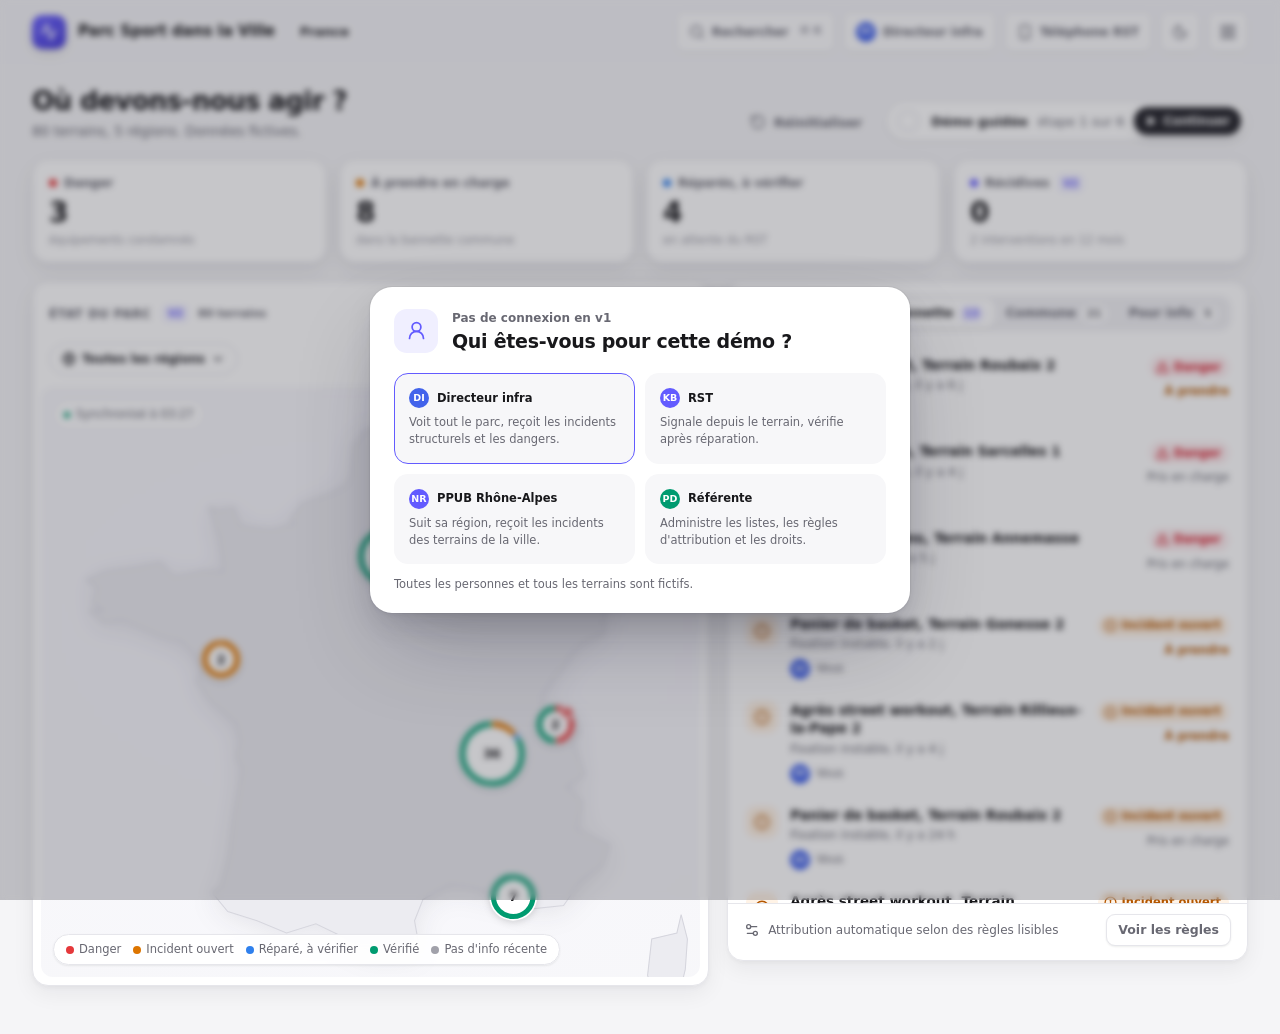
<file: ressources/index.html>
<!DOCTYPE html>
<html lang="fr" data-theme="light">
<head>
<meta charset="utf-8">
<meta name="viewport" content="width=device-width, initial-scale=1">
<title>Parc Sport dans la Ville, prototype</title>
<style>
:root{
  --canvas:#f5f5f7;--surface:#fff;--subtle:#f7f7f9;--muted-bg:#f1f1f4;--text:#242429;--strong:#18181b;--muted:#686872;--faint:#9a9aa3;--border:#e6e6eb;--border2:#d4d4da;
  --accent:#635bff;--accent-soft:#f0efff;--accent-ink:#4c43dc;--primary:#2a2a30;--primary-h:#3a3a42;
  --ok:#00843c;--ok-f:#009b70;--ok-bg:#e8f6ef;--warn:#b45700;--warn-f:#dd7500;--warn-bg:#fff3e6;
  --bad:#d62231;--bad-f:#e5383b;--bad-bg:#fdedef;--blue:#0b6bcf;--blue-f:#2f80ed;--blue-bg:#eaf2fd;--grey:#686872;--grey-f:#a1a1aa;--grey-bg:#f0f0f3;
  --r-card:16px;--r-modal:22px;--r-ctl:10px;--r-btn:8.8px;
  --sh-card:0 2px 5px rgb(24 24 35/4%),0 8px 22px rgb(24 24 35/6%);
  --sh-btn:inset 0 1px rgb(255 255 255/48%),0 1px 2px rgb(23 33 29/8%);
  --sh-btn-h:inset 0 1px rgb(255 255 255/52%),0 2px 6px rgb(0 0 0/8%);
  --sh-modal:0 0 0 1px rgb(24 24 40/4%),0 2px 4px rgb(24 24 40/5%),0 14px 32px -8px rgb(24 24 40/18%),0 40px 90px -20px rgb(24 24 40/30%);
  --relief:inset 0 1px 0 rgb(255 255 255/12%),0 1px 2px rgb(0 0 0/14%),0 4px 12px rgb(24 24 27/10%);
  --btn-bg:rgb(255 255 255/72%);
  --land:#ececf1;--land-s:#d6d6de;
  --ease:cubic-bezier(.2,.8,.2,1);--m:160ms var(--ease);
  font-family:Inter,"Inter Variable",system-ui,-apple-system,"Segoe UI",sans-serif;
}
[data-theme=dark]{
  --canvas:#18181b;--surface:#212125;--subtle:#2b2b31;--muted-bg:#2b2b31;--text:#e4e4e9;--strong:#f4f4f7;--muted:#9d9da8;--faint:#75757f;--border:#33333a;--border2:#4a4a53;
  --accent:#a49dff;--accent-soft:#2c2a40;--accent-ink:#c3beff;--primary:#3a3a43;--primary-h:#45454f;
  --ok:#45de78;--ok-f:#32c99a;--ok-bg:#16302a;--warn:#ffaf45;--warn-f:#f39a2b;--warn-bg:#382915;--bad:#ff626b;--bad-f:#ff5a64;--bad-bg:#3b1c22;--blue:#6ea8ff;--blue-f:#4f94ff;--blue-bg:#1b2a41;--grey:#a1a1aa;--grey-f:#6b6b75;--grey-bg:#2b2b31;
  --sh-card:0 2px 5px rgb(0 0 0/18%),0 8px 22px rgb(0 0 0/22%);--sh-btn:0 1px 2px rgb(0 0 0/30%);--sh-btn-h:0 2px 6px rgb(0 0 0/40%);
  --sh-modal:inset 0 1px 0 rgb(255 255 255/6%),0 0 0 1px rgb(0 0 0/45%),0 28px 80px -16px rgb(0 0 0/75%);--relief:inset 0 1px 0 rgb(255 255 255/10%),0 1px 2px rgb(0 0 0/50%);
  --btn-bg:#26262b;--land:#2a2a30;--land-s:#3c3c45;
}
*{box-sizing:border-box;margin:0;padding:0;letter-spacing:0}
html,body{background:var(--canvas);color:var(--text);font-size:14px;line-height:1.5;-webkit-font-smoothing:antialiased}
body{transition:background-color 150ms ease,color 150ms ease}
button{font:inherit;color:inherit;background:none;border:0;cursor:pointer}
input,textarea{font:inherit;color:inherit}
.num{font-variant-numeric:tabular-nums}
svg.i{width:16px;height:16px;flex:none;fill:none;stroke:currentColor;stroke-width:2;stroke-linecap:round;stroke-linejoin:round}
::-webkit-scrollbar{width:8px;height:8px}::-webkit-scrollbar-thumb{background:var(--border2);border-radius:8px;border:2px solid transparent;background-clip:padding-box}
:focus-visible{outline:2px solid var(--accent);outline-offset:2px}
@media (prefers-reduced-motion:reduce){*{animation:none!important;transition:none!important}}

/* header */
.hdr{position:sticky;top:0;z-index:40;height:64px;background:color-mix(in srgb,var(--canvas) 82%,transparent);backdrop-filter:saturate(1.4) blur(16px);border-bottom:1px solid transparent;transition:border-color var(--m)}
.hdr.scrolled{border-bottom-color:var(--border)}
.hdr-in{display:flex;align-items:center;gap:8px;height:100%;padding:0 32px;max-width:1520px;margin:0 auto}
.mark{width:34px;height:34px;border-radius:10px;background:linear-gradient(145deg,#7068ff,#4b40d8);display:grid;place-items:center;color:#fff;box-shadow:var(--relief);flex:none;margin-right:4px}
.mark svg{width:18px;height:18px;stroke-width:2.4}
.brand{font-weight:750;font-size:15px;color:var(--strong)}
.crumbs{display:flex;align-items:center;gap:2px;color:var(--muted);font-size:13px;min-width:0;margin-left:10px}
.crumbs button{padding:4px 7px;border-radius:7px;color:var(--muted);transition:var(--m);white-space:nowrap}.crumbs button:hover{background:var(--muted-bg);color:var(--text)}
.crumbs .cur{color:var(--text);font-weight:600}
.crumbs svg{width:14px;height:14px;color:var(--faint)}
.sp{flex:1}
.hb{display:inline-flex;align-items:center;justify-content:center;gap:7px;height:40px;min-width:40px;padding:0 12px;border:1px solid var(--border);border-radius:var(--r-btn);background:var(--btn-bg);box-shadow:var(--sh-btn);color:var(--muted);font-size:12px;font-weight:700;white-space:nowrap;transition:color var(--m),background-color var(--m),border-color var(--m),box-shadow var(--m)}
.hb:hover{color:var(--text);border-color:var(--border2);background:var(--surface);box-shadow:var(--sh-btn-h)}
.hb.icon{width:40px;padding:0}
.hb.on{color:var(--accent);border-color:color-mix(in srgb,var(--accent) 38%,var(--border));background:var(--accent-soft)}
.hb kbd{font:inherit;font-size:11px;font-weight:600;color:var(--faint);margin-left:4px}
.theme-ic{display:grid;place-items:center;animation:themeIn 160ms ease-out}
@keyframes themeIn{from{opacity:.4;transform:rotate(-20deg) scale(.85)}}
.btn{display:inline-flex;align-items:center;justify-content:center;gap:8px;height:38px;padding:0 15px;border-radius:var(--r-ctl);font-weight:620;font-size:13px;transition:background-color var(--m),transform var(--m),box-shadow var(--m),border-color var(--m);white-space:nowrap}
.btn.pri{background:var(--primary);color:#fff;box-shadow:var(--relief)}.btn.pri:hover{background:var(--primary-h)}
.btn.sec{background:var(--surface);border:1px solid var(--border);box-shadow:var(--sh-btn)}.btn.sec:hover{border-color:var(--border2);box-shadow:var(--sh-btn-h)}
.btn.ghost{color:var(--muted);padding:0 10px}.btn.ghost:hover{background:var(--muted-bg);color:var(--text)}
.btn.sm{height:32px;font-size:12.5px;padding:0 11px;border-radius:9px}
.btn:active{transform:scale(.98)}
.btn:disabled{opacity:.42;pointer-events:none}

/* page */
.page{max-width:1520px;margin:0 auto;padding:22px 32px 48px;transition:padding-right 300ms var(--ease)}
body.phone-open .page{padding-right:430px;max-width:none}
.top{display:flex;align-items:flex-end;gap:14px;flex-wrap:wrap;margin-bottom:18px}
h1{font-size:26px;font-weight:820;color:var(--strong);letter-spacing:-.022em;line-height:1.2}
.sub{color:var(--muted);margin-top:4px;font-size:13.5px}
.demo{display:inline-flex;align-items:center;gap:10px;height:40px;padding:0 6px 0 8px;border-radius:999px;background:var(--surface);border:1px solid var(--border);box-shadow:var(--sh-btn);font-size:13px;font-weight:600;color:var(--text);transition:var(--m);position:relative}
.demo:hover{border-color:var(--border2);box-shadow:var(--sh-btn-h)}
.ring{width:26px;height:26px;flex:none}
.demo .go{height:28px;padding:0 11px;border-radius:999px;background:var(--primary);color:#fff;display:inline-flex;align-items:center;gap:6px;font-size:12px;font-weight:650;box-shadow:var(--relief)}
.demo .go svg{width:12px;height:12px;fill:currentColor;stroke:none}
.pop{position:absolute;right:0;top:calc(100% + 8px);width:400px;background:var(--surface);border:1px solid var(--border);border-radius:16px;box-shadow:var(--sh-modal);padding:8px;z-index:50;opacity:0;transform:translateY(-6px) scale(.98);transform-origin:top right;pointer-events:none;transition:opacity 160ms ease,transform 200ms var(--ease);text-align:left}
.pop.show{opacity:1;transform:none;pointer-events:auto}
.pstep{display:flex;gap:12px;align-items:flex-start;padding:10px;border-radius:11px;width:100%;text-align:left;transition:background var(--m)}
.pstep:hover{background:var(--subtle)}
.pstep .n{width:24px;height:24px;border-radius:50%;display:grid;place-items:center;font-size:11.5px;font-weight:700;background:var(--muted-bg);color:var(--muted);flex:none}
.pstep.done .n{background:var(--ok-f);color:#fff}.pstep.done .n svg{width:13px;height:13px;stroke-width:3}
.pstep.cur{background:var(--accent-soft)}.pstep.cur .n{background:var(--accent);color:#fff}
.pstep .t{font-weight:620;font-size:13px;color:var(--strong)}
.pstep .d{font-size:12px;color:var(--muted);margin-top:1px}

.kpis{display:grid;grid-template-columns:repeat(4,minmax(0,1fr));gap:12px;margin-bottom:18px}
.card{background:var(--surface);border-radius:var(--r-card);box-shadow:var(--sh-card);border:1px solid var(--border)}
.kpi{padding:14px 16px 13px;text-align:left;transition:border-color var(--m),transform var(--m),box-shadow var(--m);position:relative;overflow:hidden}
.kpi:hover{transform:translateY(-2px);border-color:color-mix(in srgb,var(--text) 14%,var(--border))}
.kpi.sel{border-color:color-mix(in srgb,var(--accent) 55%,var(--border));box-shadow:0 0 0 3px var(--accent-soft),var(--sh-card)}
.kpi .l{display:flex;align-items:center;gap:7px;font-size:12px;font-weight:600;color:var(--muted)}
.kpi .v{font-size:28px;font-weight:780;color:var(--strong);margin-top:6px;letter-spacing:-.02em;line-height:1.1}
.kpi .c{font-size:11.5px;color:var(--faint);margin-top:3px}
.kpi:after{content:"";position:absolute;inset:0;background:radial-gradient(240px circle at var(--mx,50%) var(--my,50%),color-mix(in srgb,var(--glow,var(--accent)) 9%,transparent),transparent 60%);opacity:0;transition:opacity 200ms;pointer-events:none}
.kpi:hover:after{opacity:1}
.dot{width:8px;height:8px;border-radius:50%;flex:none}
.v2{font-size:10px;font-weight:700;color:var(--accent);background:var(--accent-soft);border-radius:5px;padding:1px 5px;margin-left:2px}

.main{display:grid;grid-template-columns:minmax(0,1.3fr) minmax(380px,1fr);gap:18px;align-items:start}
.ch{display:flex;align-items:center;gap:10px;padding:14px 16px 12px}
.ch h2{font-size:12px;font-weight:650;text-transform:uppercase;letter-spacing:.05em;color:var(--muted)}
.count{font-size:11px;font-weight:650;color:var(--muted);font-variant-numeric:tabular-nums}
.seg{position:relative;display:inline-flex;background:var(--muted-bg);border-radius:12px;padding:3px;isolation:isolate}
.seg:before{content:"";position:absolute;z-index:-1;left:var(--sx,3px);top:3px;width:var(--sw,0);height:calc(100% - 6px);background:var(--surface);border-radius:9px;box-shadow:0 1px 2px rgb(0 0 0/8%),0 1px 1px rgb(0 0 0/4%);transition:left 240ms var(--ease),width 240ms var(--ease)}
.seg button{padding:5px 11px;border-radius:9px;font-size:12.5px;font-weight:600;color:var(--muted);display:inline-flex;align-items:center;gap:6px;transition:color var(--m);white-space:nowrap}
.seg button.on{color:var(--text)}
.seg button svg{width:14px;height:14px}
.seg .b{font-size:10.5px;font-weight:700;min-width:18px;height:18px;padding:0 5px;border-radius:999px;background:var(--surface);color:var(--muted);display:inline-grid;place-items:center}
.seg button.on .b{background:var(--accent-soft);color:var(--accent)}
.toolbar{display:flex;gap:8px;align-items:center;padding:0 16px 4px}
.drop{position:relative}
.chip{height:32px;padding:0 12px;border-radius:999px;border:1px solid var(--border);background:var(--surface);font-size:12px;font-weight:600;color:var(--text);display:inline-flex;align-items:center;gap:6px;transition:var(--m);white-space:nowrap}
.chip:hover{border-color:var(--border2)}
.chip.on{background:var(--accent-soft);color:var(--accent);border-color:color-mix(in srgb,var(--accent) 45%,var(--border))}
.chip svg{width:14px;height:14px}
.menu{position:absolute;left:0;top:calc(100% + 6px);min-width:240px;background:var(--surface);border:1px solid var(--border);border-radius:14px;box-shadow:var(--sh-modal);padding:6px;z-index:30;opacity:0;transform:translateY(-4px);pointer-events:none;transition:opacity 140ms,transform 180ms var(--ease)}
.menu.show{opacity:1;transform:none;pointer-events:auto}
.menu button{display:flex;width:100%;padding:8px 10px;border-radius:9px;font-size:13px;text-align:left;gap:8px;align-items:center}
.menu button:hover{background:var(--subtle)}
.menu button.on{background:var(--accent-soft);color:var(--accent);font-weight:600}
.menu .cnt{margin-left:auto;color:var(--faint);font-size:12px}
.search{display:flex;align-items:center;gap:7px;height:32px;padding:0 11px;border-radius:999px;border:1px solid var(--border);background:var(--surface);color:var(--faint);margin-left:auto;width:230px;transition:border-color var(--m),box-shadow var(--m)}
.search:focus-within{border-color:var(--accent);box-shadow:0 0 0 3px var(--accent-soft)}
.search input{border:0;outline:0;background:none;width:100%;font-size:12.5px;color:var(--text)}
.search svg{width:14px;height:14px}

/* map */
.mapbox{position:relative;height:590px;margin:8px;border-radius:12px;overflow:hidden;background:radial-gradient(110% 80% at 45% 40%,color-mix(in srgb,var(--accent) 4%,var(--surface)),var(--subtle))}
#map{width:100%;height:100%;display:block;cursor:grab;touch-action:none}
#map .land{fill:var(--land);stroke:var(--land-s);stroke-width:1.1;vector-effect:non-scaling-stroke}
.pin{cursor:pointer}
.pin .core{transition:transform 180ms var(--ease);transform-box:fill-box;transform-origin:center}
.pin:hover .core{transform:scale(1.12)}
.pin.enter{animation:pinIn 380ms var(--ease) both}
@keyframes pinIn{from{opacity:0}}
.mlabel{font-weight:650;fill:var(--text);paint-order:stroke;stroke:var(--surface);stroke-width:3px;stroke-linejoin:round;pointer-events:none}
.mctl{position:absolute;right:12px;top:12px;display:flex;flex-direction:column;background:var(--surface);border:1px solid var(--border);border-radius:11px;box-shadow:var(--sh-btn);overflow:hidden}
.mctl button{width:34px;height:34px;display:grid;place-items:center;color:var(--muted);transition:var(--m)}
.mctl button+button{border-top:1px solid var(--border)}
.mctl button:hover{background:var(--subtle);color:var(--text)}
.mctl svg{width:15px;height:15px}
.legend{position:absolute;left:12px;bottom:12px;display:flex;gap:12px;align-items:center;flex-wrap:wrap;background:color-mix(in srgb,var(--surface) 90%,transparent);backdrop-filter:blur(8px);border:1px solid var(--border);border-radius:999px;padding:6px 12px;font-size:11.5px;color:var(--muted);box-shadow:var(--sh-btn)}
.legend span{display:inline-flex;align-items:center;gap:5px;white-space:nowrap}
.fresh{position:absolute;left:12px;top:12px;font-size:11.5px;color:var(--muted);display:flex;align-items:center;gap:6px;background:color-mix(in srgb,var(--surface) 90%,transparent);border:1px solid var(--border);border-radius:999px;padding:6px 10px}
.live{width:6px;height:6px;border-radius:50%;background:var(--ok-f);animation:live 2.2s infinite}
@keyframes live{0%{box-shadow:0 0 0 0 color-mix(in srgb,var(--ok-f) 55%,transparent)}70%{box-shadow:0 0 0 6px transparent}100%{box-shadow:0 0 0 0 transparent}}
.tip{position:absolute;pointer-events:none;background:var(--strong);color:var(--canvas);font-size:12px;padding:6px 9px;border-radius:9px;opacity:0;transform:translate(-50%,calc(-100% - 12px));transition:opacity 120ms;white-space:nowrap;line-height:1.35}
.vwrap{position:relative}
.view{transition:opacity 180ms ease,transform 220ms var(--ease)}
.view.hide{display:none}
.view.fade{animation:vin 240ms var(--ease)}
@keyframes vin{from{opacity:0;transform:translateY(4px)}}

/* status */
.st{display:inline-flex;align-items:center;gap:5px;height:22px;padding:0 8px 0 6px;border-radius:999px;font-size:11.5px;font-weight:620;white-space:nowrap}
.st svg{width:13px;height:13px;stroke-width:2.4}
.s-ok{background:var(--ok-bg);color:var(--ok)}.s-warn{background:var(--warn-bg);color:var(--warn)}.s-bad{background:var(--bad-bg);color:var(--bad)}.s-blue{background:var(--blue-bg);color:var(--blue)}.s-grey{background:var(--grey-bg);color:var(--grey)}
.tag{display:inline-flex;align-items:center;gap:4px;font-size:11px;font-weight:600;padding:1px 7px;border-radius:6px;background:var(--muted-bg);color:var(--muted);white-space:nowrap}
.tag svg{width:12px;height:12px}
.tag.acc{background:var(--accent-soft);color:var(--accent)}.tag.rec{background:var(--bad-bg);color:var(--bad)}

/* inbox */
.side{position:sticky;top:82px}
.list{padding:2px 8px 8px;max-height:560px;overflow:auto}
.row{display:flex;gap:12px;align-items:flex-start;width:100%;text-align:left;padding:11px 10px;border-radius:12px;transition:background var(--m)}
.row:hover{background:var(--subtle)}
.row .ic{width:32px;height:32px;border-radius:10px;display:grid;place-items:center;flex:none}
.row .ic svg{width:16px;height:16px;stroke-width:2.2}
.row .t{font-weight:620;color:var(--strong);font-size:13.5px;line-height:1.35}
.row .m{color:var(--muted);font-size:12px;margin-top:2px}
.row .meta{display:flex;gap:6px;margin-top:6px;flex-wrap:wrap;align-items:center}
.row .r{margin-left:auto;display:flex;flex-direction:column;align-items:flex-end;gap:5px;flex:none}
.who{display:inline-flex;align-items:center;gap:6px;font-size:11.5px;color:var(--muted)}
.av{width:20px;height:20px;border-radius:50%;display:grid;place-items:center;font-size:9.5px;font-weight:700;color:#fff;flex:none}
.stag{animation:rin 320ms var(--ease) both}
@keyframes rin{from{opacity:0;transform:translateY(6px)}}
.fresh-row{animation:flash 1.8s ease}
@keyframes flash{0%,30%{background:var(--accent-soft)}100%{background:transparent}}
.empty{padding:36px 20px;text-align:center;color:var(--muted);font-size:13px}
.empty svg{width:28px;height:28px;color:var(--faint);margin-bottom:8px}
.cfoot{display:flex;align-items:center;gap:8px;padding:10px 16px 14px;border-top:1px solid var(--border);font-size:12px;color:var(--muted)}

table{width:100%;border-collapse:collapse}
th{font-size:11px;text-transform:uppercase;letter-spacing:.04em;color:var(--muted);font-weight:650;text-align:left;padding:10px 12px;border-bottom:1px solid var(--border);cursor:pointer;white-space:nowrap;position:sticky;top:0;background:var(--surface)}
td{padding:10px 12px;border-bottom:1px solid var(--border);font-size:13px;vertical-align:middle}
tbody tr{cursor:pointer;transition:background var(--m)}tbody tr:hover{background:var(--subtle)}
.tbl{max-height:590px;overflow:auto;margin:8px;border-radius:12px}
.sm{font-size:11.5px;color:var(--muted)}

/* panel terrain */
.ph{padding:16px 16px 6px}
.ph .e{font-size:12px;color:var(--muted);font-weight:600;display:flex;align-items:center;gap:8px}
.ph h3{font-size:19px;font-weight:780;color:var(--strong);letter-spacing:-.015em;margin-top:2px}
.kv{display:grid;grid-template-columns:1fr 1fr;gap:8px;padding:10px 16px}
.kv div{background:var(--subtle);border-radius:11px;padding:8px 11px;font-size:11.5px;color:var(--muted)}
.kv b{display:block;color:var(--text);font-size:13px;font-weight:620}

/* modal */
.ov{position:fixed;inset:0;background:rgb(20 20 30/24%);backdrop-filter:blur(3px);z-index:80;display:grid;place-items:center;opacity:0;pointer-events:none;transition:opacity 180ms ease;padding:24px}
[data-theme=dark] .ov{background:rgb(0 0 0/55%)}
.ov.show{opacity:1;pointer-events:auto}
.modal{width:min(960px,100%);max-height:calc(100vh - 48px);background:var(--surface);border-radius:var(--r-modal);box-shadow:var(--sh-modal);display:flex;flex-direction:column;transform:translateY(12px) scale(.985);transition:transform 260ms var(--ease);overflow:hidden}
.ov.show .modal{transform:none}
.modal.sm{width:min(540px,100%)}
.mh{display:flex;gap:14px;align-items:flex-start;padding:22px 24px 10px}
.mic{width:44px;height:44px;border-radius:13px;display:grid;place-items:center;flex:none}
.mic svg{width:21px;height:21px}
.mh .e{font-size:12px;font-weight:600;color:var(--muted)}
.mh h3{font-size:19px;font-weight:780;color:var(--strong);letter-spacing:-.015em}
.mb{padding:8px 24px 20px;overflow:auto}
.mf{display:flex;align-items:center;gap:8px;padding:14px 24px 18px;border-top:1px solid var(--border)}
.mf .info{font-size:12px;color:var(--muted);margin-right:auto}
.x{width:34px;height:34px;border-radius:10px;display:grid;place-items:center;color:var(--muted);margin-left:auto;transition:var(--m);flex:none}.x:hover{background:var(--muted-bg);color:var(--text)}
.g2{display:grid;grid-template-columns:1.2fr 1fr;gap:16px}
.box{background:var(--subtle);border-radius:14px;padding:14px}
.box h4{font-size:11px;text-transform:uppercase;letter-spacing:.05em;color:var(--muted);font-weight:650;margin-bottom:10px}
.lines{display:grid;gap:7px;font-size:13px}
.lines div{display:flex;gap:10px}.lines span{color:var(--muted)}.lines b{margin-left:auto;font-weight:600;text-align:right}
.tl{position:relative;padding-left:22px}
.tl:before{content:"";position:absolute;left:6px;top:6px;bottom:6px;width:2px;background:var(--border);border-radius:2px}
.tli{position:relative;padding-bottom:13px}.tli:last-child{padding-bottom:0}
.tli:before{content:"";position:absolute;left:-21px;top:4px;width:12px;height:12px;border-radius:50%;background:var(--subtle);border:2.5px solid var(--c,var(--grey-f))}
.tli .d{font-size:11px;color:var(--faint);font-weight:600}.tli .w{font-weight:620;font-size:13px;color:var(--strong)}.tli .s{font-size:12px;color:var(--muted)}
.alert{display:flex;gap:10px;padding:11px 13px;border-radius:12px;font-size:12.5px;line-height:1.45}
.alert svg{width:17px;height:17px;flex:none;margin-top:1px}
.alert.bad{background:var(--bad-bg);color:var(--bad)}.alert.info{background:var(--blue-bg);color:var(--blue)}.alert.warn{background:var(--warn-bg);color:var(--warn)}.alert.acc{background:var(--accent-soft);color:var(--accent-ink)}
.alert b{display:block}
.photos{display:flex;gap:10px}
.pho{flex:1;border-radius:12px;overflow:hidden;position:relative;aspect-ratio:4/3}
.pho span{position:absolute;left:8px;bottom:8px;font-size:11px;font-weight:650;background:rgb(0 0 0/55%);color:#fff;padding:2px 7px;border-radius:6px}
.fld{display:flex;flex-direction:column;gap:7px;margin-bottom:16px}
.fld label{font-size:12px;font-weight:620;color:var(--muted)}
.inp{height:40px;border:1px solid var(--border2);border-radius:var(--r-ctl);padding:0 12px;background:var(--surface);outline:0;transition:var(--m)}
.inp:focus{border-color:var(--accent);box-shadow:0 0 0 3px var(--accent-soft)}
.opts{display:flex;flex-wrap:wrap;gap:6px}
.opt{padding:8px 12px;border-radius:10px;border:1px solid var(--border);font-size:13px;font-weight:560;background:var(--surface);transition:var(--m)}
.opt:hover{border-color:var(--border2)}
.opt.on{background:var(--accent-soft);border-color:color-mix(in srgb,var(--accent) 50%,var(--border));color:var(--accent)}
.qr{width:84px;height:84px;background:#fff;border-radius:10px;padding:6px;display:grid;grid-template-columns:repeat(21,1fr);flex:none;border:1px solid var(--border)}
.qr i{background:#18181b}.qr b{background:#fff}
.rtable td{cursor:default;font-size:12.5px}.rtable tr:hover{background:none}

/* phone */
.dock{position:fixed;right:24px;top:80px;bottom:16px;width:380px;z-index:30;display:flex;flex-direction:column;align-items:center;transform:translateX(440px);opacity:0;transition:transform 340ms var(--ease),opacity 240ms ease}
body.phone-open .dock{transform:none;opacity:1}
.dockh{width:100%;display:flex;align-items:center;gap:8px;margin-bottom:10px}
.phone{width:352px;flex:1;max-height:744px;background:#0f0f12;border-radius:52px;padding:11px;box-shadow:0 30px 60px -22px rgb(0 0 0/45%),inset 0 0 0 1.5px #2c2c33}
.scr{width:100%;height:100%;border-radius:41px;overflow:hidden;background:#f5f5f7;color:#242429;display:flex;flex-direction:column;position:relative}
.sbar{height:46px;display:flex;align-items:center;justify-content:space-between;padding:4px 24px 0 32px;font-size:13.5px;font-weight:650;flex:none;position:relative}
.sbar:after{content:"";position:absolute;left:50%;top:10px;width:98px;height:28px;margin-left:-49px;background:#0f0f12;border-radius:20px}
.net{display:flex;align-items:center;gap:5px;font-size:11px;font-weight:700;padding:3px 8px;border-radius:999px;z-index:2;transition:background-color 200ms,color 200ms}
.net svg{width:12px;height:12px;stroke-width:2.4}
.net.off{background:#ff9f0a;color:#fff}.net.on{background:#e8f6ef;color:#00843c}
.urlbar{margin:0 14px 6px;height:30px;border-radius:10px;background:#e9e9ee;display:flex;align-items:center;justify-content:center;gap:6px;font-size:11.5px;color:#55555e;flex:none}
.urlbar svg{width:11px;height:11px}
.ah{padding:2px 18px 12px;flex:none}
.ah .hi{font-size:12px;color:#686872;font-weight:600}
.ah .big{font-size:23px;font-weight:800;color:#18181b;letter-spacing:-.02em;line-height:1.2}
.back{display:inline-flex;align-items:center;gap:2px;color:#635bff;font-weight:600;font-size:14px;margin:0 0 4px -4px}
.back svg{width:18px;height:18px}
.ab{flex:1;min-height:0;overflow:auto;padding:0 14px 14px;display:flex;flex-direction:column;gap:10px}
.ab>*{flex:none}
.pc{background:#fff;border-radius:16px;padding:12px 14px;box-shadow:0 1px 2px rgb(0 0 0/5%)}
.pc .t{font-weight:650;color:#18181b;font-size:14px}
.pc .m{font-size:12px;color:#686872}
.pl{font-size:11px;font-weight:700;color:#80808a;text-transform:uppercase;letter-spacing:.06em;margin:4px 4px 0}
.scan{background:linear-gradient(145deg,#7068ff,#4b40d8);color:#fff;border-radius:18px;padding:16px 18px;display:flex;align-items:center;gap:14px;text-align:left;box-shadow:0 12px 24px -12px #4b40d8;transition:transform 160ms var(--ease)}
.scan:active{transform:scale(.98)}
.scan svg{width:28px;height:28px;stroke-width:1.8}
.scan .t{font-size:16px;font-weight:750;color:#fff}.scan .m{font-size:12px;opacity:.85;color:#fff}
.pb{height:50px;border-radius:14px;font-weight:700;font-size:15px;display:flex;align-items:center;justify-content:center;gap:8px;transition:transform 140ms var(--ease),opacity 160ms}
.pb:active{transform:scale(.985)}
.pb.pri{background:#2a2a30;color:#fff}.pb.ok{background:#009b70;color:#fff}.pb.ko{background:#fff;color:#d62231;border:1.5px solid #f2b8be}
.pb:disabled{opacity:.38}
.pch{display:flex;flex-wrap:wrap;gap:6px}
.pch button{padding:8px 12px;border-radius:11px;background:#fff;border:1px solid #dedee4;font-size:13px;font-weight:560;color:#242429;transition:background-color 140ms,color 140ms,border-color 140ms}
.pch button.on{background:#2a2a30;color:#fff;border-color:#2a2a30}
.urg{display:grid;grid-template-columns:repeat(3,1fr);gap:6px}
.urg button{padding:10px 4px;border-radius:12px;background:#fff;border:1.5px solid #dedee4;font-size:12.5px;font-weight:650;color:#242429;transition:all 140ms}
.urg .on.u1{border-color:#2f80ed;color:#0b6bcf;background:#eaf2fd}.urg .on.u2{border-color:#dd7500;color:#b45700;background:#fff3e6}.urg .on.u3{border-color:#d62231;color:#fff;background:#d62231}
.ptxt{width:100%;min-height:70px;border-radius:12px;border:1px solid #dedee4;padding:10px 12px;resize:none;outline:0;font-size:13.5px;background:#fff;color:#242429}
.ptxt:focus{border-color:#635bff;box-shadow:0 0 0 3px #f0efff}
.slot{height:116px;border-radius:14px;border:1.5px dashed #c3c3cc;display:flex;align-items:center;justify-content:center;gap:8px;color:#635bff;font-weight:650;background:#fff;overflow:hidden;width:100%}
.slot svg.i{width:19px;height:19px}
.vf{flex:none;height:240px;background:#0f0f12;position:relative;display:flex;align-items:center;justify-content:center}
.vfb{width:176px;height:176px;position:relative}
.vfb i{position:absolute;width:38px;height:38px;border:3px solid #fff}
.vfb i:nth-child(1){left:0;top:0;border-right:0;border-bottom:0;border-radius:16px 0 0 0}.vfb i:nth-child(2){right:0;top:0;border-left:0;border-bottom:0;border-radius:0 16px 0 0}
.vfb i:nth-child(3){left:0;bottom:0;border-right:0;border-top:0;border-radius:0 0 0 16px}.vfb i:nth-child(4){right:0;bottom:0;border-left:0;border-top:0;border-radius:0 0 16px 0}
.vfl{position:absolute;left:12%;right:12%;height:2px;background:#8a84ff;box-shadow:0 0 14px #8a84ff;animation:scanl 1.8s ease-in-out infinite}
@keyframes scanl{0%,100%{top:14%}50%{top:84%}}
.qst{font-size:11px;font-weight:700;padding:3px 8px;border-radius:999px;white-space:nowrap;display:inline-flex;align-items:center;gap:5px}
.q-wait{background:#fff3e6;color:#b45700}.q-send{background:#eaf2fd;color:#0b6bcf}.q-ok{background:#e8f6ef;color:#00843c}
.spin{width:11px;height:11px;border:2px solid currentColor;border-right-color:transparent;border-radius:50%;animation:sp .8s linear infinite}
@keyframes sp{to{transform:rotate(360deg)}}
.hind{height:5px;width:132px;background:#18181b;border-radius:4px;margin:8px auto 7px;flex:none;opacity:.85}
.ptoast{position:absolute;left:10px;right:10px;top:50px;background:rgb(250 250 252/96%);backdrop-filter:blur(10px);border-radius:18px;padding:11px 13px;box-shadow:0 12px 30px -8px rgb(0 0 0/30%);display:flex;gap:10px;transform:translateY(-220%);opacity:0;transition:transform 380ms cubic-bezier(.2,.9,.2,1.1),opacity 200ms;z-index:5;pointer-events:none}
.ptoast.show{transform:none;opacity:1}
.screen{animation:scrIn 260ms var(--ease)}
@keyframes scrIn{from{opacity:0;transform:translateX(10px)}}
.webwarn{background:#fdedef;color:#a3191b;border-radius:14px;padding:11px 13px;font-size:12.5px;display:flex;gap:9px}
.webwarn svg{width:16px;height:16px;flex:none;margin-top:1px}

/* toasts */
.toasts{position:fixed;left:20px;bottom:20px;z-index:90;display:flex;flex-direction:column;gap:8px;width:356px}
.toast{background:var(--surface);border:1px solid var(--border);border-radius:16px;box-shadow:var(--sh-modal);overflow:hidden;animation:tin 380ms cubic-bezier(.2,.9,.2,1.06);transition:opacity 220ms,transform 220ms}
.toast.out{opacity:0;transform:translateX(-12px)}
@keyframes tin{from{transform:translateY(16px);opacity:0}}
.toast .th{display:flex;align-items:center;gap:8px;padding:10px 12px 0;font-size:11.5px;font-weight:650;color:var(--muted)}
.app{width:20px;height:20px;border-radius:6px;display:grid;place-items:center;color:#fff;flex:none}
.app svg{width:12px;height:12px;stroke-width:2.4}
.toast .tb{padding:6px 14px 12px 40px;font-size:13px;line-height:1.45}
.toast .tb b{color:var(--strong)}
.toast .tf{display:flex;gap:6px;padding:0 14px 12px 40px}
.toast .x{width:26px;height:26px;border-radius:7px}
.toast .x svg{width:14px;height:14px}

@media (max-width:1240px){.main{grid-template-columns:1fr}.side{position:static}body.phone-open .page{padding-right:32px}}
@media (max-width:760px){
 .hdr-in{padding:0 14px}.crumbs,.hide-sm{display:none}.page{padding:16px 14px 40px}
 .kpis{grid-template-columns:repeat(4,160px);overflow-x:auto;padding-bottom:4px;scrollbar-width:none}
 h1{font-size:22px}.mapbox{height:420px}.g2{grid-template-columns:1fr}.search{width:auto;flex:1}.legend{display:none}
 .dock{inset:0;width:auto;background:var(--canvas);padding:10px;z-index:60;transform:translateY(100%)}
 .phone{width:100%;max-height:none;border-radius:0;padding:0;box-shadow:none;background:none}.scr{border-radius:24px}.sbar:after{display:none}
 .toasts{left:10px;right:10px;width:auto}.pop{width:calc(100vw - 28px);right:auto;left:0}
}
</style>
</head>
<body>
<header class="hdr" id="hdr"><div class="hdr-in">
 <div class="mark"><span data-i="activity"></span></div>
 <div class="brand">Parc <span class="hide-sm">Sport dans la Ville</span></div>
 <nav class="crumbs" id="crumbs"></nav>
 <div class="sp"></div>
 <button class="hb hide-sm" id="bSearch"><span data-i="search"></span>Rechercher<kbd>⌘ K</kbd></button>
 <button class="hb" id="bRole"></button>
 <button class="hb" id="bPhone"><span data-i="smartphone"></span><span class="hide-sm">Téléphone RST</span></button>
 <button class="hb icon" id="bTheme" aria-label="Changer de thème"></button>
 <button class="hb icon" id="bArch" aria-label="Sous le capot" title="Sous le capot"><span data-i="layout-grid"></span></button>
</div></header>

<main class="page">
 <div class="top">
  <div><h1>Où devons-nous agir ?</h1><div class="sub">80 terrains, 5 régions. Données fictives.</div></div>
  <div class="sp"></div>
  <button class="btn ghost" id="bReset" title="Réinitialiser la démo"><span data-i="rotate-ccw"></span><span class="hide-sm">Réinitialiser</span></button>
  <div style="position:relative">
   <button class="demo" id="bDemo"></button>
   <div class="pop" id="pop"></div>
  </div>
 </div>
 <section class="kpis" id="kpis"></section>
 <section class="main">
  <div class="card">
   <div class="ch"><h2>État du parc</h2><span class="v2">V2</span><span class="count" id="mCount"></span><div class="sp"></div>
    <div class="seg" id="vSeg"><button data-v="map" class="on"><span data-i="map"></span>Carte</button><button data-v="list"><span data-i="list"></span>Liste</button></div></div>
   <div class="toolbar">
    <div class="drop"><button class="chip" id="bReg"></button><div class="menu" id="mReg"></div></div>
    <label class="search"><span data-i="search"></span><input id="q" placeholder="Terrain, commune, équipement"></label>
   </div>
   <div class="vwrap">
    <div class="view" id="vMap"><div class="mapbox" id="mapbox">
     <svg id="map" viewBox="0 0 700 640" preserveAspectRatio="xMidYMid meet"></svg>
     <div class="tip" id="tip"></div>
     <div class="mctl"><button id="zin" aria-label="Zoomer">+</button><button id="zout" aria-label="Dézoomer">−</button><button id="zhome" aria-label="France entière"><span data-i="rotate-ccw"></span></button></div>
     <div class="legend" id="legend"></div>
     <div class="fresh"><span class="live"></span><span id="fresh">Synchronisé à l'instant</span></div>
    </div></div>
    <div class="view hide" id="vList"><div class="tbl"><table><thead><tr><th data-s="name">Terrain</th><th data-s="eq">Équipement</th><th data-s="st">État</th><th data-s="last">Dernier événement</th><th data-s="rst">RST</th></tr></thead><tbody id="tbody"></tbody></table></div></div>
   </div>
  </div>
  <aside class="side" id="side"></aside>
 </section>
</main>

<div class="dock" id="dock">
 <div class="dockh"><div class="seg" id="modeSeg"><button data-m="app" class="on">App Power Apps</button><button data-m="web">Navigateur</button></div><div class="sp"></div><button class="btn ghost sm" id="bClosePh">Fermer</button></div>
 <div class="phone"><div class="scr" id="scr"></div></div>
</div>
<div class="ov" id="ov"><div class="modal" id="modal"></div></div>
<div class="toasts" id="toasts"></div>

<script>
/* ===== icônes Lucide (tracés de lucide-react, comme dans Family Pulse) ===== */
const LU={
 activity:[["path",{d:"M22 12h-2.48a2 2 0 0 0-1.93 1.46l-2.35 8.36a.25.25 0 0 1-.48 0L9.24 2.18a.25.25 0 0 0-.48 0l-2.35 8.36A2 2 0 0 1 4.49 12H2"}]],
 moon:[["path",{d:"M20.985 12.486a9 9 0 1 1-9.473-9.472c.405-.022.617.46.402.803a6 6 0 0 0 8.268 8.268c.344-.215.825-.004.803.401"}]],
 sun:[["circle",{cx:12,cy:12,r:4}],["path",{d:"M12 2v2"}],["path",{d:"M12 20v2"}],["path",{d:"m4.93 4.93 1.41 1.41"}],["path",{d:"m17.66 17.66 1.41 1.41"}],["path",{d:"M2 12h2"}],["path",{d:"M20 12h2"}],["path",{d:"m6.34 17.66-1.41 1.41"}],["path",{d:"m19.07 4.93-1.41 1.41"}]],
 search:[["path",{d:"m21 21-4.34-4.34"}],["circle",{cx:11,cy:11,r:8}]],
 smartphone:[["rect",{width:14,height:20,x:5,y:2,rx:2,ry:2}],["path",{d:"M12 18h.01"}]],
 "layout-grid":[["rect",{width:7,height:7,x:3,y:3,rx:1}],["rect",{width:7,height:7,x:14,y:3,rx:1}],["rect",{width:7,height:7,x:14,y:14,rx:1}],["rect",{width:7,height:7,x:3,y:14,rx:1}]],
 user:[["circle",{cx:12,cy:8,r:5}],["path",{d:"M20 21a8 8 0 0 0-16 0"}]],
 users:[["path",{d:"M18 21a8 8 0 0 0-16 0"}],["circle",{cx:10,cy:8,r:5}],["path",{d:"M22 20c0-3.37-2-6.5-4-8a5 5 0 0 0-.45-8.3"}]],
 "rotate-ccw":[["path",{d:"M3 12a9 9 0 1 0 9-9 9.75 9.75 0 0 0-6.74 2.74L3 8"}],["path",{d:"M3 3v5h5"}]],
 play:[["path",{d:"M5 5a2 2 0 0 1 3.008-1.728l11.997 6.998a2 2 0 0 1 .003 3.458l-12 7A2 2 0 0 1 5 19z"}]],
 qr:[["path",{d:"M17 12v4a1 1 0 0 1-1 1h-4"}],["path",{d:"M17 3h2a2 2 0 0 1 2 2v2"}],["path",{d:"M17 8V7"}],["path",{d:"M21 17v2a2 2 0 0 1-2 2h-2"}],["path",{d:"M3 7V5a2 2 0 0 1 2-2h2"}],["path",{d:"M7 17h.01"}],["path",{d:"M7 21H5a2 2 0 0 1-2-2v-2"}],["rect",{x:7,y:7,width:5,height:5,rx:1}]],
 camera:[["path",{d:"M13.997 4a2 2 0 0 1 1.76 1.05l.486.9A2 2 0 0 0 18.003 7H20a2 2 0 0 1 2 2v9a2 2 0 0 1-2 2H4a2 2 0 0 1-2-2V9a2 2 0 0 1 2-2h1.997a2 2 0 0 0 1.759-1.048l.489-.904A2 2 0 0 1 10.004 4z"}],["circle",{cx:12,cy:13,r:3}]],
 alert:[["path",{d:"m21.73 18-8-14a2 2 0 0 0-3.48 0l-8 14A2 2 0 0 0 4 21h16a2 2 0 0 0 1.73-3"}],["path",{d:"M12 9v4"}],["path",{d:"M12 17h.01"}]],
 "circle-alert":[["circle",{cx:12,cy:12,r:10}],["path",{d:"M12 8v4"}],["path",{d:"M12 16h.01"}]],
 check:[["path",{d:"M20 6 9 17l-5-5"}]],
 "circle-check":[["circle",{cx:12,cy:12,r:10}],["path",{d:"m9 12 2 2 4-4"}]],
 wrench:[["path",{d:"M14.7 6.3a1 1 0 0 0 0 1.4l1.6 1.6a1 1 0 0 0 1.4 0l3.106-3.105c.32-.322.863-.22.983.218a6 6 0 0 1-8.259 7.057l-7.91 7.91a1 1 0 0 1-2.999-3l7.91-7.91a6 6 0 0 1 7.057-8.259c.438.12.54.662.219.984z"}]],
 help:[["circle",{cx:12,cy:12,r:10}],["path",{d:"M9.09 9a3 3 0 0 1 5.83 1c0 2-3 3-3 3"}],["path",{d:"M12 17h.01"}]],
 inbox:[["polyline",{points:"22 12 16 12 14 15 10 15 8 12 2 12"}],["path",{d:"M5.45 5.11 2 12v6a2 2 0 0 0 2 2h16a2 2 0 0 0 2-2v-6l-3.45-6.89A2 2 0 0 0 16.76 4H7.24a2 2 0 0 0-1.79 1.11z"}]],
 bell:[["path",{d:"M10.268 21a2 2 0 0 0 3.464 0"}],["path",{d:"M3.262 15.326A1 1 0 0 0 4 17h16a1 1 0 0 0 .74-1.673C19.41 13.956 18 12.499 18 8A6 6 0 0 0 6 8c0 4.499-1.411 5.956-2.738 7.326"}]],
 "bell-ring":[["path",{d:"M10.268 21a2 2 0 0 0 3.464 0"}],["path",{d:"M22 8c0-2.3-.8-4.3-2-6"}],["path",{d:"M3.262 15.326A1 1 0 0 0 4 17h16a1 1 0 0 0 .74-1.673C19.41 13.956 18 12.499 18 8A6 6 0 0 0 6 8c0 4.499-1.411 5.956-2.738 7.326"}],["path",{d:"M4 2C2.8 3.7 2 5.7 2 8"}]],
 cr:[["path",{d:"m9 18 6-6-6-6"}]],cl:[["path",{d:"m15 18-6-6 6-6"}]],cd:[["path",{d:"m6 9 6 6 6-6"}]],
 x:[["path",{d:"M18 6 6 18"}],["path",{d:"m6 6 12 12"}]],
 plane:[["path",{d:"M17.8 19.2 16 11l3.5-3.5C21 6 21.5 4 21 3c-1-.5-3 0-4.5 1.5L13 8 4.8 6.2c-.5-.1-.9.1-1.1.5l-.3.5c-.2.5-.1 1 .3 1.3L9 12l-2 3H4l-1 1 3 2 2 3 1-1v-3l3-2 3.5 5.3c.3.4.8.5 1.3.3l.5-.2c.4-.3.6-.7.5-1.2z"}]],
 wifi:[["path",{d:"M12 20h.01"}],["path",{d:"M2 8.82a15 15 0 0 1 20 0"}],["path",{d:"M5 12.859a10 10 0 0 1 14 0"}],["path",{d:"M8.5 16.429a5 5 0 0 1 7 0"}]],
 mail:[["path",{d:"m22 7-8.991 5.727a2 2 0 0 1-2.009 0L2 7"}],["rect",{x:2,y:4,width:20,height:16,rx:2}]],
 shield:[["path",{d:"M20 13c0 5-3.5 7.5-7.66 8.95a1 1 0 0 1-.67-.01C7.5 20.5 4 18 4 13V6a1 1 0 0 1 1-1c2 0 4.5-1.2 6.24-2.72a1.17 1.17 0 0 1 1.52 0C14.51 3.81 17 5 19 5a1 1 0 0 1 1 1z"}],["path",{d:"m9 12 2 2 4-4"}]],
 map:[["path",{d:"M14.106 5.553a2 2 0 0 0 1.788 0l3.659-1.83A1 1 0 0 1 21 4.619v12.764a1 1 0 0 1-.553.894l-4.553 2.277a2 2 0 0 1-1.788 0l-4.212-2.106a2 2 0 0 0-1.788 0l-3.659 1.83A1 1 0 0 1 3 19.381V6.618a1 1 0 0 1 .553-.894l4.553-2.277a2 2 0 0 1 1.788 0z"}],["path",{d:"M15 5.764v15"}],["path",{d:"M9 3.236v15"}]],
 list:[["path",{d:"M3 5h.01"}],["path",{d:"M3 12h.01"}],["path",{d:"M3 19h.01"}],["path",{d:"M8 5h13"}],["path",{d:"M8 12h13"}],["path",{d:"M8 19h13"}]],
 settings:[["path",{d:"M14 17H5"}],["path",{d:"M19 7h-9"}],["circle",{cx:17,cy:17,r:3}],["circle",{cx:7,cy:7,r:3}]],
 eye:[["path",{d:"M2.062 12.348a1 1 0 0 1 0-.696 10.75 10.75 0 0 1 19.876 0 1 1 0 0 1 0 .696 10.75 10.75 0 0 1-19.876 0"}],["circle",{cx:12,cy:12,r:3}]],
 arrow:[["path",{d:"M5 12h14"}],["path",{d:"m12 5 7 7-7 7"}]],
 globe:[["circle",{cx:12,cy:12,r:10}],["path",{d:"M12 2a14.5 14.5 0 0 0 0 20 14.5 14.5 0 0 0 0-20"}],["path",{d:"M2 12h20"}]],
 lock:[["rect",{width:18,height:11,x:3,y:11,rx:2,ry:2}],["path",{d:"M7 11V7a5 5 0 0 1 10 0v4"}]],
};
const L=(n,cls='')=>`<svg class="i ${cls}" viewBox="0 0 24 24" aria-hidden="true">${(LU[n]||[]).map(([t,a])=>`<${t} ${Object.entries(a).map(([k,v])=>`${k}="${v}"`).join(' ')}/>`).join('')}</svg>`;
const hydrate=root=>(root||document).querySelectorAll('[data-i]').forEach(el=>{el.outerHTML=L(el.dataset.i)});

/* ===== utils ===== */
const $=s=>document.querySelector(s);
const esc=s=>String(s??'').replace(/[&<>"]/g,c=>({'&':'&amp;','<':'&lt;','>':'&gt;','"':'&quot;'}[c]));
let seed=11;const rnd=()=>{seed=(seed*16807)%2147483647;return (seed-1)/2147483646};const pick=a=>a[Math.floor(rnd()*a.length)];
const NOW=new Date(2026,10,18,15,40);const daysAgo=n=>new Date(NOW.getTime()-n*864e5);
const fD=d=>d.toLocaleDateString('fr-FR',{day:'2-digit',month:'2-digit'});
const fT=d=>d.toLocaleTimeString('fr-FR',{hour:'2-digit',minute:'2-digit'});
const ago=d=>{const h=Math.max(0,Math.round((Date.now()-d)/36e5));const hh=d>NOW?Math.round((Date.now()-d)/6e4):null;if(hh!==null&&hh<60)return hh<1?'à l\'instant':`il y a ${hh} min`;const H=Math.round((NOW-d)/36e5);return H<48?`il y a ${H} h`:`il y a ${Math.round(H/24)} j`};
const ST={
 ok:{l:'Vérifié',c:'s-ok',f:'var(--ok-f)',i:'check',r:1},
 grey:{l:'Pas d\'info récente',c:'s-grey',f:'var(--grey-f)',i:'help',r:2},
 blue:{l:'Réparé, à vérifier',c:'s-blue',f:'var(--blue-f)',i:'wrench',r:3},
 warn:{l:'Incident ouvert',c:'s-warn',f:'var(--warn-f)',i:'circle-alert',r:4},
 bad:{l:'Danger',c:'s-bad',f:'var(--bad-f)',i:'alert',r:5}};
const badge=s=>`<span class="st ${ST[s].c}">${L(ST[s].i)}${ST[s].l}</span>`;
const initials=n=>n.split(/\s+/).map(w=>w[0]).join('').slice(0,2).toUpperCase();
const avCol=n=>['#635bff','#0b6bcf','#b02e9a','#009b70','#dd7500','#4263eb','#8b5700'][[...n].reduce((a,c)=>a+c.charCodeAt(0),0)%7];
const av=n=>`<span class="av" style="background:${avCol(n)}">${esc(initials(n))}</span>`;

/* ===== données fictives ===== */
const REG={HDF:'Hauts-de-France',IDF:'Île-de-France',PDL:'Pays de la Loire',ARA:'Auvergne-Rhône-Alpes',PACA:'Provence-Alpes-Côte d\'Azur'};
const CITIES=[['Tourcoing','HDF',3.16,50.72,1],['Roubaix','HDF',3.18,50.69,4],['Mons-en-Barœul','HDF',3.11,50.64,1],['Lille','HDF',3.06,50.63,1],['Lens','HDF',2.83,50.43,1],['Valenciennes','HDF',3.52,50.36,2],['Villiers-le-Bel','IDF',2.39,49.01,1],['Sarcelles','IDF',2.38,48.99,4],['Gonesse','IDF',2.45,48.99,3],['L\'Île-Saint-Denis','IDF',2.34,48.94,1],['Saint-Denis','IDF',2.36,48.935,2],['Drancy','IDF',2.45,48.93,1],['Pantin','IDF',2.40,48.895,2],['Bondy','IDF',2.48,48.90,1],['Saint-Ouen','IDF',2.33,48.91,2],['Bobigny','IDF',2.44,48.91,1],['Paris 19e','IDF',2.38,48.88,1],['Ris-Orangis','IDF',2.41,48.65,2],['Corbeil-Essonnes','IDF',2.48,48.61,2],['Nantes','PDL',-1.55,47.22,1],['Rezé','PDL',-1.57,47.18,1],['Villefranche-sur-Saône','ARA',4.72,45.99,3],['Rillieux-la-Pape','ARA',4.90,45.82,3],['Lyon','ARA',4.84,45.76,6],['Vaulx-en-Velin','ARA',4.92,45.78,3],['Villeurbanne','ARA',4.88,45.77,1],['Saint-Fons','ARA',4.85,45.71,2],['Bron','ARA',4.91,45.73,2],['Décines','ARA',4.96,45.77,1],['Saint-Chamond','ARA',4.50,45.48,4],['Givors','ARA',4.77,45.59,2],['Saint-Étienne','ARA',4.39,45.44,2],['La Ricamarie','ARA',4.37,45.40,2],['Grenoble','ARA',5.72,45.19,2],['Échirolles','ARA',5.72,45.14,1],['Annemasse','ARA',6.23,46.19,1],['Cluses','ARA',6.58,46.06,1],['Chambéry','ARA',5.92,45.57,2],['Marseille','PACA',5.37,43.30,6],['Aubagne','PACA',5.57,43.29,1]];
const FIRST=['Karim','Léa','Yanis','Inès','Moussa','Sarah','Hugo','Nadia','Bilal','Camille','Ibrahim','Julie','Mehdi','Chloé','Rayan','Aïcha'];const LAST=['B.','M.','D.','K.','L.','T.','R.','S.','G.','P.'];
const PPUB_REG={HDF:'Hugo T.',IDF:'Inès K.',PDL:'Julie P.',ARA:'Nadia R.',PACA:'Mehdi S.'};
const DIR='Directeur infra (démo)';
const SJ=['Campus propriétaire','Convention avec la ville','Terrain sans convention','Terrain de la ville'];
const SJwho={'Campus propriétaire':'Association','Convention avec la ville':'Ville (convention)','Terrain sans convention':'À arbitrer','Terrain de la ville':'Ville'};
const EQT=[['But de football','BF'],['Panier de basket','PB'],['Cage multisport','CM'],['Agrès street workout','AG'],['Filet pare-ballons','FP'],['Clôture','CL'],['Sol synthétique','SO']];
const CATS=['Structure','Fixation','Filet','Sol','Autre'];const TYPES=['Casse','Instabilité','Usure','Vandalisme'];
const PRESTA=['Prestataire A (fictif)','Prestataire B (fictif)','Services techniques de la ville','Équipe maintenance asso'];
const TXT={'But de football':[['Barre transversale fissurée'],['Filet de but déchiré','Fixation instable']],'Panier de basket':[['Arceau descellé'],['Panneau fendu','Fixation instable']],'Cage multisport':[['Structure déformée'],['Filet déchiré','Fixation instable']],'Agrès street workout':[['Barre de traction descellée'],['Fixation instable','Rouille avancée']],'Filet pare-ballons':[['Poteau penché'],['Filet déchiré']],'Clôture':[['Clôture couchée'],['Arête vive sur la clôture']],'Sol synthétique':[['Sol arraché sur 2 m'],['Sol décollé']]};
const PRJ=([lon,lat])=>[22+(lon+5.2)*66*0.69,18+(51.4-lat)*66];
let terrains=[],eqs=[],incidents=[],HERO={};

/* règles d'attribution : administrées par la référente (liste SharePoint « Règles ») */
const RULES=[
 {id:'R1',si:'Urgence = Danger',a:'Directeur infra',info:['RST du terrain','Suppléant','PPUB de la région'],canal:'Teams + mail',test:i=>i.urg==='Danger'},
 {id:'R2',si:'Catégorie Structure ou Fixation',a:'Directeur infra',info:['RST du terrain'],canal:'Teams',test:i=>['Structure','Fixation'].includes(i.cat)},
 {id:'R3',si:'Terrain de la ville ou sous convention',a:'PPUB de la région',info:['Directeur infra'],canal:'Teams',test:(i,t)=>/ville/i.test(t.sj)},
 {id:'R4',si:'Autres cas (filet, sol, autre)',a:'RST du terrain',info:[],canal:'Bannette seulement',test:()=>true}];
const person=(role,t)=>({'Directeur infra':DIR,'RST du terrain':t.rst,'Suppléant':t.sup,'PPUB de la région':t.ppub}[role]);
function route(inc){const t=T(E(inc.eq).t);const r=RULES.find(r=>r.test(inc,t));return {rule:r,owner:person(r.a,t),ownerRole:r.a,info:r.info.map(x=>person(x,t)).filter(p=>p&&p!==inc.by)}}

function build(){
 seed=11;terrains=[];eqs=[];incidents=[];let n=0;
 CITIES.forEach(([city,reg,lon,lat,k])=>{for(let j=1;j<=k;j++){n++;
  const a=rnd()*6.28,d=k>1?(0.02+rnd()*0.035):0;const [x,y]=PRJ([lon+Math.cos(a)*d*1.4,lat+Math.sin(a)*d]);
  const t={id:'T'+n,name:`Terrain ${city}${k>1?' '+j:''}`,city,reg,x,y,rst:pick(FIRST)+' '+pick(LAST),sup:pick(FIRST)+' '+pick(LAST),ppub:PPUB_REG[reg],sj:pick(SJ),eqs:[]};
  const short=city.replace(/[^A-Za-zÀ-ÿ]/g,'').slice(0,3).toUpperCase();const ne=2+Math.floor(rnd()*3);const used=new Set();
  for(let q=0;q<ne;q++){let ty;do{ty=pick(EQT)}while(used.has(ty[0]));used.add(ty[0]);
   const e={id:`EQ-${short}${k>1?j:''}-${ty[1]}${q+1}`,type:ty[0],t:t.id,st:'ok',hist:[],photo:null};
   e.hist.push({d:daysAgo(10+Math.floor(rnd()*110)),k:'ctl',w:'Contrôle visuel RST',s:'RAS',c:'var(--ok-f)'});
   const r=rnd();let txt=null;
   if(r<0.012){e.st='bad';txt=pick(TXT[e.type][0]);}
   else if(r<0.06){e.st='warn';txt=pick(TXT[e.type][1]);}
   else if(r<0.085){e.st='blue';txt='Usure anormale';}
   else if(r<0.11){e.st='grey';e.hist=[{d:daysAgo(160+Math.floor(rnd()*60)),k:'ctl',w:'Contrôle visuel RST',s:'RAS',c:'var(--ok-f)'}];}
   if(txt){const d=daysAgo(e.st==='blue'?9:1+Math.floor(rnd()*6));e.hist.push({d,k:'inc',w:e.st==='bad'?'Incident signalé : Danger':'Incident signalé',s:txt,c:e.st==='bad'?'var(--bad-f)':'var(--warn-f)'});
    if(e.st==='blue')e.hist.push({d:daysAgo(2),k:'int',w:'Intervention enregistrée',s:pick(PRESTA),c:'var(--blue-f)'});
    incidents.push({id:'INC-2026-'+(400+incidents.length),eq:e.id,d,txt,cat:/[Ff]ilet/.test(txt)?'Filet':/Sol/.test(txt)?'Sol':/Fixation|Arceau|descellée?/.test(txt)?'Fixation':/clôture|Rouille|Panneau/i.test(txt)?'Autre':'Structure',urg:e.st==='bad'?'Danger':'À traiter',by:t.rst,taken:e.st==='blue'||rnd()<.5});}
   if(rnd()<.07&&e.st!=='grey')e.hist.unshift({d:daysAgo(150+Math.floor(rnd()*150)),k:'int',w:'Intervention précédente',s:pick(PRESTA),c:'var(--blue-f)'});
   e.hist.sort((a,b)=>a.d-b.d);t.eqs.push(e.id);eqs.push(e);}
  terrains.push(t);}});
 const h=terrains.find(t=>t.name==='Terrain Lyon 3');h.rst='Karim B.';h.sup='Léa M.';h.sj='Convention avec la ville';
 let he=eqs.find(e=>e.t===h.id&&e.type==='But de football')||eqs.find(e=>e.id===h.eqs[0]);
 const old=he.id;he.id='EQ-LYO3-BF1';he.type='But de football';h.eqs[h.eqs.indexOf(old)]=he.id;incidents=incidents.filter(i=>i.eq!==old);
 he.st='ok';he.hist=[{d:daysAgo(240),k:'inc',w:'Incident signalé',s:'Barre transversale fissurée',c:'var(--warn-f)'},{d:daysAgo(232),k:'int',w:'Intervention : soudure',s:'Prestataire A (fictif)',c:'var(--blue-f)'},{d:daysAgo(230),k:'val',w:'Validé par le RST',s:'Photo après jointe',c:'var(--ok-f)'},{d:daysAgo(62),k:'ctl',w:'Contrôle visuel',s:'RAS',c:'var(--ok-f)'}];
 HERO={t:h.id,e:he.id};
}
const T=id=>terrains.find(t=>t.id===id),E=id=>eqs.find(e=>e.id===id);
const tState=t=>t.eqs.map(E).reduce((a,e)=>ST[e.st].r>ST[a].r?e.st:a,'ok');
const recid=e=>e.hist.filter(h=>h.k==='int'&&h.d>daysAgo(365)).length>=2;
const openInc=()=>incidents.filter(i=>['warn','bad','blue'].includes(E(i.eq).st)&&!i.closed);

/* ===== état ===== */
const S={role:'dir',theme:'light',view:'map',reg:'all',q:'',kpi:null,sel:null,box:'mine',phoneOpen:false,mode:'app',
 ph:{net:false,scr:'home',draft:null,queue:[],verify:[],cur:null,lastOk:null},sort:{k:'st',d:-1}};
const PERS={dir:{l:'Directeur infra',who:DIR,d:'Voit tout le parc, reçoit les incidents structurels et les dangers.'},rst:{l:'RST',who:'Karim B.',d:'Signale depuis le terrain, vérifie après réparation.'},ppub:{l:'PPUB Rhône-Alpes',who:'Nadia R.',d:'Suit sa région, reçoit les incidents des terrains de la ville.'},ref:{l:'Référente',who:'Profil de démo',d:'Administre les listes, les règles d\'attribution et les droits.'}};
const me=()=>PERS[S.role].who;

/* ===== carte ===== */
const FR=[[2.55,51.08],[1.85,50.95],[1.6,50.7],[1.55,50.2],[1.4,50.05],[1.08,49.93],[0.37,49.76],[0.1,49.5],[0.2,49.42],[-0.3,49.33],[-1.1,49.38],[-1.25,49.7],[-1.6,49.65],[-1.85,49.7],[-1.6,49.2],[-1.5,48.75],[-1.5,48.63],[-2.0,48.65],[-2.7,48.55],[-3.0,48.8],[-3.6,48.7],[-4.3,48.65],[-4.77,48.5],[-4.5,48.38],[-4.6,48.1],[-4.35,48.0],[-4.7,48.0],[-4.35,47.8],[-3.9,47.85],[-3.4,47.7],[-2.9,47.55],[-2.5,47.5],[-2.2,47.27],[-2.0,47.0],[-2.15,46.85],[-1.8,46.5],[-1.2,46.15],[-1.1,45.85],[-1.2,45.6],[-1.05,45.4],[-1.25,44.6],[-1.35,44.0],[-1.55,43.45],[-1.78,43.37],[-1.4,43.05],[-0.7,42.9],[0.0,42.7],[0.7,42.85],[1.45,42.6],[2.0,42.4],[3.17,42.43],[3.05,42.9],[3.25,43.25],[3.9,43.5],[4.4,43.45],[4.85,43.35],[5.35,43.3],[5.9,43.1],[6.6,43.15],[7.0,43.55],[7.4,43.75],[7.5,43.8],[7.7,44.15],[6.9,44.4],[7.05,44.85],[6.65,45.1],[7.1,45.3],[6.8,45.85],[7.0,46.0],[6.8,46.4],[6.1,46.2],[6.1,46.6],[6.45,46.95],[7.0,47.45],[7.55,47.6],[7.6,48.1],[7.8,48.6],[8.2,48.97],[7.4,49.17],[6.75,49.17],[6.4,49.47],[5.8,49.55],[5.4,49.6],[4.85,49.8],[4.85,50.15],[4.2,50.0],[4.1,50.3],[3.7,50.3],[3.3,50.5],[2.85,50.72]];
const CO=[[9.4,43.0],[9.55,42.6],[9.5,42.1],[9.25,41.4],[8.8,41.6],[8.6,42.0],[8.7,42.6],[9.3,42.7]];
const pth=a=>'M'+a.map(p=>PRJ(p).map(v=>v.toFixed(1)).join(',')).join('L')+'Z';
const VB0=[0,0,700,640];let vb=[...VB0],anim=null,firstDraw=true;
function setVB(t,ms=620){const f=[...vb],t0=performance.now();cancelAnimationFrame(anim);const ez=x=>1-Math.pow(1-x,3);
 const step=now=>{const k=Math.min(1,(now-t0)/ms);vb=f.map((v,i)=>v+(t[i]-v)*ez(k));drawPins();if(k<1)anim=requestAnimationFrame(step)};anim=requestAnimationFrame(step)}
function bbox(list,pad=36){const xs=list.map(c=>c.x),ys=list.map(c=>c.y);let x0=Math.min(...xs)-pad,y0=Math.min(...ys)-pad,w=Math.max(...xs)+pad-x0,h=Math.max(...ys)+pad-y0;const ar=700/640;
 if(w/h<ar){const nw=h*ar;x0-=(nw-w)/2;w=nw}else{const nh=w/ar;y0-=(nh-h)/2;h=nh}return [x0,y0,w,h]}
function visible(){return terrains.filter(t=>(S.reg==='all'||t.reg===S.reg)&&(!S.q||(t.name+' '+t.eqs.join(' ')+' '+t.eqs.map(id=>E(id).type).join(' ')).toLowerCase().includes(S.q.toLowerCase()))&&kpiMatch(t))}
function kpiMatch(t){const k=S.kpi;if(!k)return true;if(k==='rec')return t.eqs.some(id=>recid(E(id)));if(k==='todo')return openInc().some(i=>!i.taken&&E(i.eq).t===t.id);return t.eqs.some(id=>E(id).st===k)}
function cluster(list,s){const thr=40*s;const cl=[];
 list.forEach(c=>{let b=null,bd=1e9;cl.forEach(g=>{const d=Math.hypot(g.x-c.x,g.y-c.y);if(d<thr&&d<bd){bd=d;b=g}});if(b){b.m.push(c);b.x=b.m.reduce((a,o)=>a+o.x,0)/b.m.length;b.y=b.m.reduce((a,o)=>a+o.y,0)/b.m.length}else cl.push({x:c.x,y:c.y,m:[c]})});
 let go=true;while(go){go=false;outer:for(let i=0;i<cl.length;i++)for(let j=i+1;j<cl.length;j++){const a=cl[i],b=cl[j];const R=m=>(13+Math.sqrt(m.length)*3.2+6)*s;if(Math.hypot(a.x-b.x,a.y-b.y)<R(a.m)+R(b.m)){a.m.push(...b.m);a.x=a.m.reduce((q,o)=>q+o.x,0)/a.m.length;a.y=a.m.reduce((q,o)=>q+o.y,0)/a.m.length;cl.splice(j,1);go=true;break outer}}}
 return cl}
function drawPins(){
 const svg=$('#map');svg.setAttribute('viewBox',vb.join(' '));const s=vb[2]/700;const zoomed=s<0.5;
 const list=visible();const groups=cluster(list,s*(zoomed?0.35:1));let h='';
 groups.forEach(g=>{const {x,y,m}=g;
  if(m.length===1){const t=m[0],st=tState(t),R=8.5*s,sel=S.sel===t.id;
   h+=`<g class="pin${firstDraw?' enter':''}" data-t="${t.id}" transform="translate(${x.toFixed(2)},${y.toFixed(2)})">
   ${st==='bad'?`<circle r="${R}" fill="none" stroke="${ST.bad.f}" stroke-width="${1.6*s}"><animate attributeName="r" values="${R};${R*2.8}" dur="1.8s" repeatCount="indefinite"/><animate attributeName="opacity" values=".7;0" dur="1.8s" repeatCount="indefinite"/></circle>`:''}
   <g class="core"><circle r="${R+2.6*s}" fill="var(--surface)" ${sel?`stroke="var(--accent)" stroke-width="${2.6*s}"`:''} style="filter:drop-shadow(0 ${1*s}px ${2*s}px rgb(0 0 0/.18))"/><circle r="${R}" fill="${ST[st].f}"/></g>
   ${zoomed?`<text class="mlabel" y="${-R-7*s}" text-anchor="middle" font-size="${11*s}">${esc(t.name.replace('Terrain ',''))}</text>`:''}</g>`;}
  else{const c={ok:0,grey:0,blue:0,warn:0,bad:0};m.forEach(t=>c[tState(t)]++);const R=(13+Math.sqrt(m.length)*3.2)*s,C=2*Math.PI*R;let off=0,arcs='';
   ['bad','warn','blue','grey','ok'].forEach(k=>{if(!c[k])return;const len=c[k]/m.length*C;arcs+=`<circle r="${R}" fill="none" stroke="${ST[k].f}" stroke-width="${5.5*s}" stroke-dasharray="${Math.max(0,len-1.2*s)} ${C-len+1.2*s}" stroke-dashoffset="${-off}" transform="rotate(-90)"/>`;off+=len});
   h+=`<g class="pin${firstDraw?' enter':''}" data-g="${m.map(t=>t.id).join(',')}" transform="translate(${x.toFixed(2)},${y.toFixed(2)})"><g class="core">
   <circle r="${R+4.5*s}" fill="var(--surface)" style="filter:drop-shadow(0 ${2*s}px ${4*s}px rgb(0 0 0/.14))"/>${arcs}
   <text text-anchor="middle" y="${4.8*s}" font-size="${13.5*s}" font-weight="760" fill="var(--strong)" class="num">${m.length}</text>
   ${c.bad?`<circle cx="${R*.74}" cy="${-R*.74}" r="${6.5*s}" fill="var(--bad-f)" stroke="var(--surface)" stroke-width="${2*s}"/><text x="${R*.74}" y="${-R*.74+3.4*s}" text-anchor="middle" font-size="${9*s}" font-weight="800" fill="#fff">${c.bad}</text>`:''}</g></g>`;}});
 $('#pins').innerHTML=h;firstDraw=false;$('#mCount').textContent=list.length+' terrains';
}
function initMap(){$('#map').innerHTML=`<path class="land" d="${pth(FR)}" style="filter:drop-shadow(0 6px 14px rgb(24 24 42/.08))"/><path class="land" d="${pth(CO)}"/><g id="pins"></g>`;
 const svg=$('#map'),tip=$('#tip'),box=$('#mapbox');let drag=null,moved=false;
 svg.addEventListener('click',e=>{if(moved)return;const g=e.target.closest('.pin');if(!g)return;if(g.dataset.t)return openTerrain(g.dataset.t);
  const list=g.dataset.g.split(',').map(T);setVB(bbox(list,list.length>3?24:38));});
 svg.addEventListener('mousemove',e=>{if(drag)return;const g=e.target.closest('.pin');if(!g){tip.style.opacity=0;return}const b=box.getBoundingClientRect();tip.style.left=(e.clientX-b.left)+'px';tip.style.top=(e.clientY-b.top)+'px';tip.style.opacity=1;
  if(g.dataset.t){const t=T(g.dataset.t),st=tState(t),n=t.eqs.filter(id=>E(id).st!=='ok').length;tip.innerHTML=`<b>${esc(t.name)}</b><br>${ST[st].l}${n?`, ${n} équipement${n>1?'s':''} à suivre`:''}`}else tip.innerHTML=`<b>${g.dataset.g.split(',').length} terrains</b><br>Cliquer pour zoomer`});
 svg.addEventListener('mouseleave',()=>tip.style.opacity=0);
 svg.addEventListener('wheel',e=>{e.preventDefault();zoom(e.deltaY>0?1.16:.86,e)},{passive:false});
 svg.addEventListener('pointerdown',e=>{if(e.target.closest('.pin'))return;drag={x:e.clientX,y:e.clientY,vb:[...vb]};moved=false;svg.setPointerCapture(e.pointerId);svg.style.cursor='grabbing'});
 svg.addEventListener('pointermove',e=>{if(!drag)return;const r=svg.getBoundingClientRect();const f=Math.max(vb[2]/r.width,vb[3]/r.height);if(Math.abs(e.clientX-drag.x)+Math.abs(e.clientY-drag.y)>3)moved=true;vb=[drag.vb[0]-(e.clientX-drag.x)*f,drag.vb[1]-(e.clientY-drag.y)*f,vb[2],vb[3]];drawPins()});
 svg.addEventListener('pointerup',()=>{drag=null;svg.style.cursor='grab';setTimeout(()=>moved=false,0)});
 $('#zin').onclick=()=>zoom(.7);$('#zout').onclick=()=>zoom(1.4);$('#zhome').onclick=goFrance;}
function zoom(k,e){let cx=vb[0]+vb[2]/2,cy=vb[1]+vb[3]/2;if(e){const r=$('#map').getBoundingClientRect();const f=Math.max(vb[2]/r.width,vb[3]/r.height);cx=vb[0]+vb[2]/2+(e.clientX-r.left-r.width/2)*f;cy=vb[1]+vb[3]/2+(e.clientY-r.top-r.height/2)*f}
 const w=Math.min(760,Math.max(36,vb[2]*k)),h=w*640/700;setVB([cx-(cx-vb[0])*w/vb[2],cy-(cy-vb[1])*h/vb[3],w,h],e?110:320)}
function goFrance(){S.sel=null;S.reg='all';setVB(VB0);renderAll()}
function openTerrain(id){S.sel=id;const t=T(id);const near=terrains.filter(o=>Math.hypot(o.x-t.x,o.y-t.y)<14);setVB(bbox(near.length>1?near:[t],near.length>1?12:20));renderSide();renderCrumbs();drawPins()}

/* ===== rendu ===== */
function renderCrumbs(){const t=S.sel&&T(S.sel);const reg=t?t.reg:(S.reg!=='all'?S.reg:null);
 let h=`<button data-z="fr" class="${!reg?'cur':''}">France</button>`;if(reg)h+=L('cr')+`<button data-z="reg" class="${!t?'cur':''}">${REG[reg]}</button>`;if(t)h+=L('cr')+`<button class="cur">${esc(t.name)}</button>`;
 $('#crumbs').innerHTML=h;$('#crumbs').querySelectorAll('[data-z]').forEach(b=>b.onclick=()=>{if(b.dataset.z==='fr')goFrance();else{S.sel=null;S.reg=reg;setVB(bbox(terrains.filter(x=>x.reg===reg)));renderAll()}})}
let prevK={};
function tween(el,to){const from=+el.dataset.v||0;el.dataset.v=to;if(from===to){el.textContent=to;return}const t0=performance.now();const f=n=>{const k=Math.min(1,(n-t0)/420);el.textContent=Math.round(from+(to-from)*(1-Math.pow(1-k,3)));if(k<1)requestAnimationFrame(f)};requestAnimationFrame(f)}
function renderKpis(){const c={ok:0,grey:0,blue:0,warn:0,bad:0};eqs.forEach(e=>c[e.st]++);const todo=openInc().filter(i=>!i.taken).length;
 const K=[['bad','Danger',c.bad,'équipements condamnés','var(--bad-f)'],['todo','À prendre en charge',todo,'dans la bannette commune','var(--warn-f)'],['blue','Réparés, à vérifier',c.blue,'en attente du RST','var(--blue-f)'],['rec','Récidives',eqs.filter(recid).length,'2 interventions en 12 mois','var(--accent)',true]];
 if(!$('#kpis').children.length){$('#kpis').innerHTML=K.map(([k,l,,s,col,v2])=>`<button class="card kpi" data-k="${k}" style="--glow:${col}"><div class="l"><span class="dot" style="background:${col}"></span>${l}${v2?'<span class="v2">V2</span>':''}</div><div class="v num" data-v="0">0</div><div class="c">${s}</div></button>`).join('');
  $('#kpis').querySelectorAll('.kpi').forEach(b=>{b.onclick=()=>{S.kpi=S.kpi===b.dataset.k?null:b.dataset.k;renderAll()};b.onmousemove=e=>{const r=b.getBoundingClientRect();b.style.setProperty('--mx',(e.clientX-r.left)+'px');b.style.setProperty('--my',(e.clientY-r.top)+'px')}})}
 K.forEach(([k,,v])=>{const b=$(`.kpi[data-k="${k}"]`);b.classList.toggle('sel',S.kpi===k);tween(b.querySelector('.v'),v)})}
function renderToolbar(){const cnt=r=>terrains.filter(t=>r==='all'||t.reg===r).length;
 $('#bReg').innerHTML=`${L('globe')}${S.reg==='all'?'Toutes les régions':REG[S.reg]}${L('cd')}`;$('#bReg').classList.toggle('on',S.reg!=='all');
 $('#mReg').innerHTML=[['all','Toutes les régions'],...Object.entries(REG)].map(([k,v])=>`<button data-r="${k}" class="${S.reg===k?'on':''}">${v}<span class="cnt num">${cnt(k)}</span></button>`).join('');
 $('#mReg').querySelectorAll('button').forEach(b=>b.onclick=()=>{S.reg=b.dataset.r;S.sel=null;$('#mReg').classList.remove('show');if(S.reg==='all')setVB(VB0);else setVB(bbox(terrains.filter(t=>t.reg===S.reg)));renderAll()});
 $('#legend').innerHTML=['bad','warn','blue','ok','grey'].map(k=>`<span><span class="dot" style="background:${ST[k].f}"></span>${ST[k].l}</span>`).join('')}
function renderTable(){const rows=[];visible().forEach(t=>t.eqs.forEach(id=>{const e=E(id);if(S.kpi&&['bad','blue'].includes(S.kpi)&&e.st!==S.kpi)return;if(S.kpi==='rec'&&!recid(e))return;const l=e.hist[e.hist.length-1];rows.push({t,e,name:t.name,eq:e.type,st:ST[e.st].r,last:l.d,rst:t.rst})}));
 const {k,d}=S.sort;rows.sort((a,b)=>(a[k]>b[k]?1:a[k]<b[k]?-1:0)*d);
 $('#tbody').innerHTML=rows.slice(0,260).map(r=>`<tr data-e="${r.e.id}"><td><b>${esc(r.name)}</b><div class="sm">${REG[r.t.reg]}</div></td><td>${esc(r.e.type)}<div class="sm num">${r.e.id}</div></td><td>${badge(r.e.st)}</td><td class="num">${fD(r.last)}<div class="sm">${esc(r.e.hist[r.e.hist.length-1].w)}</div></td><td>${esc(r.rst)}</td></tr>`).join('')||`<tr><td colspan="5" class="empty">Aucun équipement pour ces filtres</td></tr>`;
 $('#tbody').querySelectorAll('tr[data-e]').forEach(tr=>tr.onclick=()=>openCarnet(tr.dataset.e))}
function boxes(){const all=openInc().filter(i=>{const t=T(E(i.eq).t);return S.reg==='all'||t.reg===S.reg});
 const mine=all.filter(i=>route(i).owner===me()),info=all.filter(i=>route(i).info.includes(me()));
 const ord=a=>a.sort((x,y)=>(y.fresh?1:0)-(x.fresh?1:0)||ST[E(y.eq).st].r-ST[E(x.eq).st].r||(x.taken?1:0)-(y.taken?1:0)||y.d-x.d);
 return {mine:ord(mine),all:ord(all),info:ord(info)}}
function incRow(i,ix){const e=E(i.eq),t=T(e.t),r=route(i);
 return `<button class="row stag ${i.fresh?'fresh-row':''}" style="animation-delay:${Math.min(ix,8)*28}ms" data-e="${e.id}"><div class="ic ${ST[e.st].c}">${L(ST[e.st].i)}</div>
  <div style="min-width:0;flex:1"><div class="t">${esc(e.type)}, ${esc(t.name)}</div><div class="m">${esc(i.txt)}, ${ago(i.d)}</div>
  <div class="meta"><span class="who">${av(r.owner)}${esc(r.owner===me()?'Vous':r.owner)}</span>${r.info.length?`<span class="tag" title="Pour info : ${esc(r.info.join(', '))}">${L('eye')}${r.info.length}</span>`:''}${i.offline?'<span class="tag">Saisi hors ligne</span>':''}${recid(e)?'<span class="tag rec">Récidive</span>':''}</div></div>
  <div class="r">${badge(e.st)}<span class="sm">${i.taken?'Pris en charge':'<b style="color:var(--warn)">À prendre</b>'}</span></div></button>`}
function renderSide(){const side=$('#side');
 if(S.sel){const t=T(S.sel),st=tState(t);
  side.innerHTML=`<div class="card"><div class="ph"><div class="e">${REG[t.reg]}<span class="sp"></span><button class="x" id="cx" aria-label="Fermer">${L('x')}</button></div><h3>${esc(t.name)}</h3><div style="display:flex;gap:6px;margin-top:8px">${badge(st)}<span class="tag">${t.eqs.length} équipements</span></div></div>
  <div class="kv"><div>RST<b>${esc(t.rst)}</b></div><div>Suppléant<b>${esc(t.sup)}</b></div><div>Situation<b>${esc(t.sj)}</b></div><div>Qui répare<b>${esc(SJwho[t.sj])}</b></div></div>
  <div class="ch" style="padding-bottom:4px"><h2>Équipements</h2></div><div class="list">${t.eqs.map((id,ix)=>{const e=E(id),l=e.hist[e.hist.length-1];return `<button class="row stag" style="animation-delay:${ix*30}ms" data-e="${id}"><div class="ic ${ST[e.st].c}">${L(ST[e.st].i)}</div><div style="flex:1;min-width:0"><div class="t">${esc(e.type)}</div><div class="m num">${id}, ${esc(l.w.toLowerCase())} le ${fD(l.d)}</div></div><div class="r">${badge(e.st)}<span class="sm" style="display:flex;align-items:center;gap:2px">Carnet${L('cr')}</span></div></button>`}).join('')}</div></div>`;
  $('#cx').onclick=()=>{S.sel=null;renderSide();renderCrumbs();drawPins()};
 } else {const b=boxes();const list=b[S.box];
  side.innerHTML=`<div class="card"><div class="ch"><h2>Bannettes</h2><div class="sp"></div>
   <div class="seg" id="bSeg"><button data-b="mine" class="${S.box==='mine'?'on':''}">Ma bannette<span class="b num">${b.mine.length}</span></button><button data-b="all" class="${S.box==='all'?'on':''}">Commune<span class="b num">${b.all.length}</span></button><button data-b="info" class="${S.box==='info'?'on':''}">Pour info<span class="b num">${b.info.length}</span></button></div></div>
   <div class="list">${list.map(incRow).join('')||`<div class="empty">${L('inbox')}<div>${S.box==='mine'?'Rien ne vous est attribué. Tout le monde voit la bannette commune.':S.box==='info'?'Aucun incident à suivre pour information.':'Aucun incident ouvert'}</div></div>`}</div>
   <div class="cfoot">${L('settings')}<span>Attribution automatique selon des règles lisibles</span><span class="sp"></span><button class="btn sec sm" id="bRules">Voir les règles</button></div></div>`;
  seg($('#bSeg'));$('#bSeg').querySelectorAll('button').forEach(x=>x.onclick=()=>{S.box=x.dataset.b;renderSide()});$('#bRules').onclick=openRules;}
 side.querySelectorAll('.row[data-e]').forEach(x=>x.onclick=()=>openCarnet(x.dataset.e))}
function seg(g){if(!g)return;const on=g.querySelector('.on');if(!on)return;requestAnimationFrame(()=>{g.style.setProperty('--sx',on.offsetLeft+'px');g.style.setProperty('--sw',on.offsetWidth+'px')})}
function renderAll(){renderKpis();renderToolbar();drawPins();renderTable();renderSide();renderCrumbs();renderDemo();$('#fresh').textContent='Synchronisé à '+fT(new Date())}

/* ===== carnet, intervention, règles ===== */
function qr(id){let s=0;for(const c of id)s=(s*31+c.charCodeAt(0))%9973;let h='';for(let y=0;y<21;y++)for(let x=0;x<21;x++){const f=(x<7&&y<7)||(x>13&&y<7)||(x<7&&y>13);let on;if(f){const a=x>13?x-14:x,b=y>13?y-14:y;on=a===0||b===0||a===6||b===6||(a>1&&a<5&&b>1&&b<5)}else{s=(s*1103+12345)%32768;on=s%2===0}h+=on?'<i></i>':'<b></b>'}return `<div class="qr">${h}</div>`}
function photo(k){const c=k==='before';return `<svg viewBox="0 0 200 150" width="100%" height="100%" preserveAspectRatio="xMidYMid slice"><defs><linearGradient id="g${k}" x1="0" y1="0" x2="0" y2="1"><stop offset="0" stop-color="${c?'#9fb6cf':'#aecbe8'}"/><stop offset="1" stop-color="${c?'#dbe3ec':'#e6f0f9'}"/></linearGradient></defs><rect width="200" height="150" fill="url(#g${k})"/><rect y="104" width="200" height="46" fill="${c?'#4f8a57':'#58a460'}"/><path d="M40 106V44h120v62" fill="none" stroke="#f6f6f6" stroke-width="7" stroke-linejoin="round"/>${[...Array(9)].map((_,i)=>`<path d="M${50+i*12} 48v56" stroke="#fff" stroke-width=".6" opacity=".45"/>`).join('')}${c?'<path d="M96 40l4 6-3 3 5 5" fill="none" stroke="#c0392b" stroke-width="2.4"/><circle cx="100" cy="46" r="13" fill="none" stroke="#ff3b30" stroke-width="2.5" stroke-dasharray="5 3"/>':''}</svg>`}
function openModal(h,sm){const m=$('#modal');m.className='modal'+(sm?' sm':'');m.innerHTML=h;$('#ov').classList.add('show');m.querySelectorAll('[data-close]').forEach(b=>b.onclick=closeModal)}
function closeModal(){$('#ov').classList.remove('show')}
$('#ov').addEventListener('click',e=>{if(e.target.id==='ov')closeModal()});
function openCarnet(eid){const e=E(eid),t=T(e.t);const inc=incidents.filter(i=>i.eq===eid&&!i.closed).slice(-1)[0];const r=inc&&route(inc);const ints=e.hist.filter(h=>h.k==='int');
 const canInt=['warn','bad'].includes(e.st),canVer=e.st==='blue';
 openModal(`<div class="mh"><div class="mic ${ST[e.st].c}">${L(ST[e.st].i)}</div><div style="min-width:0"><div class="e">Carnet de santé, ${esc(t.name)}</div><h3>${esc(e.type)}</h3><div style="display:flex;gap:6px;margin-top:6px;flex-wrap:wrap">${badge(e.st)}<span class="tag num">${e.id}</span></div></div><button class="x" data-close aria-label="Fermer">${L('x')}</button></div>
 <div class="mb"><div class="g2"><div style="display:flex;flex-direction:column;gap:14px">
  ${recid(e)?`<div class="alert bad">${L('alert')}<div><b>Récidive (V2) : ${ints.length} interventions en 12 mois</b>${ints.map(h=>`${fD(h.d)}, ${esc(h.s)}`).join(' / ')}. Garantie ou changement de prestataire à étudier.</div></div>`:''}
  ${e.st==='blue'?`<div class="alert info">${L('wrench')}<div><b>En attente de vérification</b>${esc(t.rst)} a reçu la demande dans Teams. Seul son OK clôt l'incident.</div></div>`:''}
  ${e.photo?`<div class="box"><h4>Photos</h4><div class="photos"><div class="pho">${photo('before')}<span>Avant, ${fD(e.photo.d)}</span></div>${e.photo.after?`<div class="pho">${photo('after')}<span>Après, vérifié</span></div>`:''}</div></div>`:''}
  <div class="box"><h4>Historique</h4><div class="tl">${[...e.hist].reverse().map(h=>`<div class="tli" style="--c:${h.c}"><div class="d num">${fD(h.d)}${h.d>NOW?' '+fT(h.d):''}</div><div class="w">${esc(h.w)}</div><div class="s">${esc(h.s)}</div></div>`).join('')}</div></div>
 </div><div style="display:flex;flex-direction:column;gap:14px">
  ${r?`<div class="box"><h4>Attribution</h4><div class="lines"><div><span>Attribué à</span><b style="display:flex;align-items:center;gap:6px;justify-content:flex-end">${av(r.owner)}${esc(r.owner)}</b></div><div><span>Règle</span><b>${r.rule.id}, ${esc(r.rule.si)}</b></div><div><span>Pour info</span><b>${esc(r.info.join(', ')||'Personne')}</b></div><div><span>Canal</span><b>${esc(r.rule.canal)}</b></div></div></div>`:''}
  <div class="box"><h4>Responsabilités</h4><div class="lines"><div><span>RST</span><b>${esc(t.rst)}</b></div><div><span>Suppléant</span><b>${esc(t.sup)}</b></div><div><span>PPUB</span><b>${esc(t.ppub)}</b></div><div><span>Situation</span><b>${esc(t.sj)}</b></div><div><span>Qui répare</span><b>${esc(SJwho[t.sj])}</b></div></div></div>
  <div class="box" style="display:flex;gap:14px;align-items:center">${qr(e.id)}<div style="font-size:12.5px;color:var(--muted)"><b style="color:var(--text);display:block">QR code de l'équipement</b>Ouvre ce carnet et le signalement pré-rempli.</div></div>
 </div></div></div>
 <div class="mf"><span class="info">Lecture pour tous, modification selon le rôle.</span>${canVer?`<button class="btn sec" id="dVer">Voir côté RST</button>`:''}${canInt?`<button class="btn pri" id="dInt">${L('wrench')}Enregistrer l'intervention</button>`:''}${!canInt&&!canVer?'<button class="btn sec" data-close>Fermer</button>':''}</div>`);
 if(canInt)$('#dInt').onclick=()=>openInt(eid);if(canVer)$('#dVer').onclick=()=>{closeModal();openPhone();S.ph.scr='home';renderPhone()}}
function openInt(eid){const e=E(eid),t=T(e.t);const city=/^Ville/.test(SJwho[t.sj]);const d={p:city?'Services techniques de la ville':'Prestataire A (fictif)',k:city?'Ville':'Association'};
 const draw=()=>{openModal(`<div class="mh"><div class="mic s-blue">${L('wrench')}</div><div><div class="e">${esc(e.type)}, ${esc(t.name)}</div><h3>Enregistrer l'intervention</h3></div><button class="x" data-close>${L('x')}</button></div>
 <div class="mb"><div class="fld"><label>Prestataire</label><div class="opts">${PRESTA.map(p=>`<button class="opt ${d.p===p?'on':''}" data-p="${esc(p)}">${esc(p)}</button>`).join('')}</div></div>
  <div class="fld"><label>Date</label><input class="inp" type="date" value="2026-11-19"></div>
  <div class="fld"><label>Prise en charge</label><div class="opts">${['Association','Ville','Garantie prestataire'].map(p=>`<button class="opt ${d.k===p?'on':''}" data-k="${p}">${p}</button>`).join('')}</div><span class="sm">Proposé selon la situation : ${esc(t.sj)}.</span></div></div>
 <div class="mf"><span class="info">Le RST du terrain reçoit une demande de vérification.</span><button class="btn ghost" data-close>Annuler</button><button class="btn pri" id="sInt">Marquer réparé, à vérifier</button></div>`,true);
  $('#modal').querySelectorAll('[data-p]').forEach(b=>b.onclick=()=>{d.p=b.dataset.p;draw()});$('#modal').querySelectorAll('[data-k]').forEach(b=>b.onclick=()=>{d.k=b.dataset.k;draw()});
  $('#sInt').onclick=()=>{e.st='blue';e.hist.push({d:new Date(),k:'int',w:'Intervention enregistrée',s:`${d.p}, prise en charge ${d.k.toLowerCase()}`,c:'var(--blue-f)'});const inc=incidents.filter(i=>i.eq===eid&&!i.closed).slice(-1)[0];if(inc){inc.taken=true;inc.fresh=false}
   S.ph.verify.push({eid});closeModal();renderAll();
   toast('teams',`Teams, conversation avec ${t.rst}`,`<b>Demande de vérification</b><br>${esc(e.type)}, ${esc(t.name)}. Réparé par ${esc(d.p)}.`,[['Ouvrir le téléphone','phone']]);
   if(S.phoneOpen)ptoast(`Vérification demandée : ${e.type}`);
   if(recid(e))setTimeout(()=>toast('sys','Parc SDLV, récidive (V2)',`<b>${esc(e.type)}, ${esc(t.name)}</b><br>2 interventions en 12 mois.`,[['Voir le carnet','carnet:'+eid]]),900);
   renderPhone();renderDemo()}};draw()}
function openRules(){openModal(`<div class="mh"><div class="mic" style="background:var(--accent-soft);color:var(--accent)">${L('settings')}</div><div><div class="e">Paramètres administrés par la référente</div><h3>Règles d'attribution et de notification</h3></div><button class="x" data-close>${L('x')}</button></div>
 <div class="mb"><p class="sm" style="margin-bottom:12px">La première règle qui correspond s'applique. Tout le monde voit la bannette commune. La règle décide qui doit agir et qui reçoit un message pour regarder.</p>
 <table class="rtable"><thead><tr><th>#</th><th>Si</th><th>Attribué à</th><th>Pour info</th><th>Canal</th></tr></thead><tbody>${RULES.map(r=>`<tr><td><b>${r.id}</b></td><td>${esc(r.si)}</td><td>${esc(r.a)}</td><td>${esc(r.info.join(', ')||'Personne')}</td><td>${esc(r.canal)}</td></tr>`).join('')}</tbody></table>
 <div class="alert acc" style="margin-top:14px">${L('users')}<div><b>Pourquoi « Pour info »</b>Le responsable de l'infrastructure agit, c'est son rôle. Les autres reçoivent un message seulement quand c'est sérieux, pour prendre l'habitude d'aller voir sans être noyés.</div></div></div>
 <div class="mf"><span class="info">Liste SharePoint « Règles », modifiable sans toucher à l'app.</span><button class="btn pri" data-close>Compris</button></div>`)}
function openArch(){openModal(`<div class="mh"><div class="mic" style="background:var(--accent-soft);color:var(--accent)">${L('layout-grid')}</div><div><div class="e">Sous le capot</div><h3>Tout reste dans Microsoft 365</h3></div><button class="x" data-close>${L('x')}</button></div>
 <div class="mb"><div style="display:grid;grid-template-columns:repeat(4,1fr);gap:10px">
 ${[['Power Apps','Une seule app pour signaler, traiter et consulter. Pas besoin de Forms.','Standard'],['SharePoint Lists','Terrains, équipements, incidents, interventions, validations, règles.','Standard'],['Power Automate','Attribution, messages Teams, mail si Danger, demande de vérification.','Standard'],['Teams','Les fiches arrivent là où les équipes travaillent déjà.','Inclus']].map(([a,b,c])=>`<div class="box"><b style="display:block;color:var(--strong);margin-bottom:4px">${a}</b><span class="sm">${b}</span><div style="margin-top:8px"><span class="tag" style="background:var(--ok-bg);color:var(--ok)">${c}</span></div></div>`).join('')}</div>
 <div class="box" style="margin-top:12px"><h4>Mobile : web app ou app Power Apps ?</h4><div style="display:grid;grid-template-columns:1fr 1fr;gap:12px;font-size:12.5px">
  <div><b style="color:var(--strong)">${L('globe')} Lien web (navigateur)</b><div class="sm" style="margin-top:4px">Rien à installer, le QR ouvre directement l'app. Mais une app Power Apps dans un navigateur ne fonctionne pas sans réseau.</div></div>
  <div><b style="color:var(--strong)">${L('smartphone')} App Power Apps Mobile</b><div class="sm" style="margin-top:4px">L'app gratuite de Microsoft, installée une fois (ou poussée par Intune). Aucune app à publier sur les stores. C'est elle qui permet le hors ligne.</div></div></div>
  <div class="alert warn" style="margin-top:10px">${L('circle-alert')}<div>Recommandation : lien web pour la lecture et le traitement, app Power Apps pour les RST qui vont sur des terrains sans réseau.</div></div></div>
 <div class="box" style="margin-top:12px"><h4>Où est l'IA</h4><div style="display:grid;grid-template-columns:repeat(3,1fr);gap:12px;font-size:12.5px">
  <div><b style="color:var(--strong)">Pour construire</b><div class="sm">Écrans, formules, flux, tests et doc générés puis relus.</div></div>
  <div><b style="color:var(--strong)">Pour faire évoluer</b><div class="sm">Une évolution décrite en langage naturel, proposée puis validée par un humain.</div></div>
  <div><b style="color:var(--strong)">Au quotidien : très peu</b><div class="sm">Attribution et tri par règles lisibles. Aucune décision prise par l'IA.</div></div></div></div>
 <p class="sm" style="margin-top:12px">Prototype navigable, données fictives. Il montre l'expérience visée, il ne prouve ni le composant carte ni le hors ligne réel.</p></div>
 <div class="mf"><span class="info"></span><button class="btn pri" data-close>Compris</button></div>`)}
function openSearch(){openModal(`<div style="display:flex;align-items:center;gap:10px;padding:0 20px;border-bottom:1px solid var(--border)">${L('search')}<input id="sq" placeholder="Terrain, commune, ID d'équipement" style="flex:1;height:58px;border:0;outline:0;background:none;font-size:16px"></div><div id="sr" style="max-height:400px;overflow:auto;padding:8px"></div>`,true);
 const run=()=>{const q=$('#sq').value.toLowerCase();const res=[];terrains.forEach(t=>{if(t.name.toLowerCase().includes(q))res.push(`<button class="row" data-t="${t.id}"><div class="ic ${ST[tState(t)].c}">${L(ST[tState(t)].i)}</div><div><div class="t">${esc(t.name)}</div><div class="m">${REG[t.reg]}</div></div></button>`)});
  if(q.length>1)eqs.forEach(e=>{if((e.id+e.type).toLowerCase().includes(q))res.push(`<button class="row" data-e="${e.id}"><div class="ic ${ST[e.st].c}">${L(ST[e.st].i)}</div><div><div class="t">${esc(e.type)}</div><div class="m num">${e.id}, ${esc(T(e.t).name)}</div></div></button>`)});
  $('#sr').innerHTML=res.slice(0,30).join('')||'<div class="empty">Rien trouvé</div>';$('#sr').querySelectorAll('[data-t]').forEach(b=>b.onclick=()=>{closeModal();openTerrain(b.dataset.t)});$('#sr').querySelectorAll('[data-e]').forEach(b=>b.onclick=()=>openCarnet(b.dataset.e))};
 $('#sq').oninput=run;run();setTimeout(()=>$('#sq').focus(),60)}
function pickPersona(first){openModal(`<div class="mh"><div class="mic" style="background:var(--accent-soft);color:var(--accent)">${L('user')}</div><div><div class="e">Pas de connexion en v1</div><h3>Qui êtes-vous pour cette démo ?</h3></div>${first?'':`<button class="x" data-close>${L('x')}</button>`}</div>
 <div class="mb"><div style="display:grid;grid-template-columns:1fr 1fr;gap:10px">${Object.entries(PERS).map(([k,p])=>`<button class="box" data-p="${k}" style="text-align:left;border:1.5px solid ${S.role===k?'var(--accent)':'transparent'};transition:border-color 160ms"><div style="display:flex;align-items:center;gap:8px">${av(p.who)}<b style="color:var(--strong)">${p.l}</b></div><div class="sm" style="margin-top:6px">${p.d}</div></button>`).join('')}</div><p class="sm" style="margin-top:12px">Toutes les personnes et tous les terrains sont fictifs.</p></div>`,true);
 $('#modal').querySelectorAll('[data-p]').forEach(b=>b.onclick=()=>{S.role=b.dataset.p;S.box='mine';renderRole();closeModal();if(S.role==='rst')openPhone();if(S.role==='ppub'){S.reg='ARA';setVB(bbox(terrains.filter(t=>t.reg==='ARA')))}if(S.role==='ref')openRules();renderAll()})}
function renderRole(){$('#bRole').innerHTML=`${av(me())}<span class="hide-sm">${PERS[S.role].l}</span>`}

/* ===== toasts ===== */
const APPS={teams:['#5b5fc7','users'],mail:['#0f6cbd','mail'],sys:['#635bff','activity'],info:['#8b5700','eye']};
function toast(kind,head,body,acts=[]){const t=document.createElement('div');t.className='toast';const [col,ic]=APPS[kind];
 t.innerHTML=`<div class="th"><span class="app" style="background:${col}">${L(ic)}</span>${esc(head)}<span class="sp"></span><button class="x" data-x>${L('x')}</button></div><div class="tb">${body}</div>${acts.length?`<div class="tf">${acts.map(([l,a])=>`<button class="btn sec sm" data-a="${a}">${l}</button>`).join('')}</div>`:''}`;
 $('#toasts').appendChild(t);while($('#toasts').children.length>3)$('#toasts').firstElementChild.remove();
 const kill=()=>{t.classList.add('out');setTimeout(()=>t.remove(),220)};t.querySelector('[data-x]').onclick=kill;
 t.querySelectorAll('[data-a]').forEach(b=>b.onclick=()=>{const a=b.dataset.a;kill();if(a==='phone')openPhone();else if(a.startsWith('carnet:'))openCarnet(a.slice(7));else if(a.startsWith('terrain:'))openTerrain(a.slice(8))});setTimeout(kill,7000)}
function ptoast(msg){const t=$('#scr .ptoast');if(!t)return;t.innerHTML=`<span class="app" style="background:#5b5fc7;width:32px;height:32px;border-radius:9px">${L('users')}</span><div style="font-size:12.5px"><b style="color:#18181b">Teams</b><div style="color:#4a4a52">${esc(msg)}</div></div>`;t.classList.add('show');setTimeout(()=>t.classList.remove('show'),3600)}

/* ===== téléphone ===== */
function openPhone(){S.phoneOpen=true;document.body.classList.add('phone-open');$('#bPhone').classList.add('on');renderPhone();seg($('#modeSeg'));setTimeout(drawPins,360)}
function closePhone(){S.phoneOpen=false;document.body.classList.remove('phone-open');$('#bPhone').classList.remove('on');setTimeout(drawPins,360)}
function renderPhone(){const P=S.ph,t=T(HERO.t),web=S.mode==='web';
 const sbar=`<div class="sbar"><span class="num">${fT(new Date())}</span><button class="net ${P.net?'on':'off'}" id="net" title="Basculer le réseau">${P.net?L('wifi')+' 4G':L('plane')+' Hors réseau'}</button></div>${web?`<div class="urlbar">${L('lock')}apps.powerapps.com</div>`:''}<div class="ptoast"></div>`;
 const offWeb=web&&!P.net;let b='';
 if(P.scr==='home'){b=`<div class="ah"><div class="hi">Bonjour Karim</div><div class="big">Mes terrains</div></div><div class="ab">
  ${offWeb?`<div class="webwarn">${L('circle-alert')}<div><b>Pas de réseau, version navigateur</b><br>La version web ne marche pas hors ligne. Sur les terrains sans réseau, utilisez l'app Power Apps.</div></div>`:!P.net?`<div class="pc" style="background:#fff7ec;display:flex;gap:10px;align-items:center;color:#7a4a10">${L('plane')}<div class="m" style="color:#7a4a10">Pas de réseau. Vos saisies restent sur le téléphone et partiront seules.</div></div>`:''}
  <button class="scan" id="pScan" ${offWeb?'disabled style="opacity:.45"':''}>${L('qr')}<div><div class="t">Scanner un QR code</div><div class="m">Signaler ou vérifier un équipement</div></div></button>
  ${P.verify.length?`<div class="pl">À vérifier</div>`+P.verify.map((v,ix)=>{const e=E(v.eid);return `<button class="pc" style="text-align:left;box-shadow:0 0 0 1.5px #2f80ed" data-v="${ix}"><div style="display:flex;align-items:center"><span class="qst q-send">${L('wrench')}Réparé, à vérifier</span><span class="sp"></span>${L('cr')}</div><div class="t" style="margin-top:6px">${esc(e.type)}</div><div class="m">${esc(T(e.t).name)}</div></button>`}).join(''):''}
  ${P.queue.length?`<div class="pl">Mes envois</div>`+P.queue.slice().reverse().map(q=>`<div class="pc" style="display:flex;align-items:center;gap:10px"><div style="flex:1;min-width:0"><div class="t">${esc(E(q.eid).type)}</div><div class="m">${esc(q.cat)}, saisi à ${fT(q.t)}</div></div><span class="qst ${q.st==='wait'?'q-wait':q.st==='send'?'q-send':'q-ok'}">${q.st==='wait'?'En attente':q.st==='send'?'<span class="spin"></span>Envoi':L('check')+'Envoyé'}</span></div>`).join(''):''}
  <div class="pl">${esc(t.name)}</div>${t.eqs.map(id=>{const e=E(id);return `<div class="pc" style="display:flex;align-items:center;gap:10px;padding:11px 14px"><span class="dot" style="background:${ST[e.st].f};width:10px;height:10px"></span><div style="flex:1"><div class="t" style="font-size:13.5px">${esc(e.type)}</div><div class="m">${ST[e.st].l}</div></div></div>`}).join('')}</div>`;}
 else if(P.scr==='scan'){b=`<div class="ah"><button class="back" id="pBack">${L('cl')}Retour</button><div class="big">Scanner</div></div><div class="vf"><div class="vfb"><i></i><i></i><i></i><i></i><div class="vfl"></div></div><div style="position:absolute;bottom:12px;color:#fff;font-size:12px;opacity:.75">Visez le QR code de l'équipement</div></div>
  <div class="ab" style="padding-top:12px"><div class="pl">Simuler le scan</div>${t.eqs.map(id=>{const e=E(id);return `<button class="pc" style="text-align:left;display:flex;align-items:center;gap:10px" data-scan="${id}"><span class="dot" style="background:${ST[e.st].f};width:10px;height:10px"></span><div style="flex:1"><div class="t" style="font-size:13.5px">${esc(e.type)}</div><div class="m num">${id}</div></div>${L('cr')}</button>`}).join('')}</div>`;}
 else if(P.scr==='form'){const d=P.draft,e=E(d.eid);const ok=d.type&&d.cat&&d.txt.trim().length>2&&d.urg;
  b=`<div class="ah"><button class="back" id="pBack">${L('cl')}Annuler</button><div class="big">Signaler</div><div class="hi" style="margin-top:2px">${esc(e.type)}, ${esc(t.name)}</div></div><div class="ab">
  <div><div class="pl" style="margin:0 0 6px">1. Type</div><div class="pch">${TYPES.map(x=>`<button class="${d.type===x?'on':''}" data-type="${x}">${x}</button>`).join('')}</div></div>
  <div><div class="pl" style="margin:0 0 6px">2. Catégorie</div><div class="pch">${CATS.map(x=>`<button class="${d.cat===x?'on':''}" data-cat="${x}">${x}</button>`).join('')}</div></div>
  <div><div class="pl" style="margin:0 0 6px">3. Constat</div><textarea class="ptxt" id="ptxt" placeholder="Ce que je vois, en une phrase">${esc(d.txt)}</textarea></div>
  <button class="slot" id="pPhoto" style="${d.photo?'border:0':''}">${d.photo?photo('before'):L('camera')+'Prendre une photo'}</button>
  <div><div class="pl" style="margin:0 0 6px">Urgence</div><div class="urg">${[['Faible','u1'],['À traiter','u2'],['Danger','u3']].map(([x,k])=>`<button class="${k} ${d.urg===x?'on':''}" data-urg="${x}">${x}</button>`).join('')}</div></div>
  <button class="pb pri" id="pSend" ${ok&&!offWeb?'':'disabled'}>${P.net?'Envoyer':'Enregistrer sur le téléphone'}</button>
  ${offWeb?'<div class="webwarn">'+L('circle-alert')+'<div>Hors réseau dans le navigateur : la saisie ne peut pas être gardée. Passez par l\'app Power Apps.</div></div>':!P.net?'<div class="m" style="text-align:center;font-size:11.5px;color:#686872">Envoi automatique au retour du réseau</div>':''}</div>`;}
 else if(P.scr==='saved'||P.scr==='verified'){const ok=P.scr==='saved'?true:P.lastOk;const off=P.scr==='saved'&&!P.net;
  b=`<div class="ab" style="justify-content:center;align-items:center;text-align:center;gap:12px"><div style="width:76px;height:76px;border-radius:50%;display:grid;place-items:center;background:${off?'#fff3e6':ok?'#e8f6ef':'#fdedef'};color:${off?'#b45700':ok?'#00843c':'#d62231'}">${L(off?'plane':ok?'check':'circle-alert').replace('class="i','style="width:34px;height:34px" class="i')}</div>
  <div class="big" style="font-size:20px;font-weight:800;color:#18181b">${P.scr==='saved'?(off?'Gardé sur le téléphone':'Signalement envoyé'):(ok?'Validé par le RST':'Incident rouvert')}</div>
  <div class="m" style="max-width:250px;color:#686872;font-size:13px">${P.scr==='saved'?(off?'Il partira dès que le réseau revient, même si vous fermez l\'app.':'Attribué automatiquement. Les bonnes personnes sont prévenues.'):(ok?'L\'équipement repasse au vert, la photo « après » est dans le carnet.':'Le directeur est prévenu pour relancer une intervention.')}</div>
  <button class="pb pri" style="width:100%;margin-top:8px" id="pHome">Retour à l'accueil</button></div>`;}
 else if(P.scr==='verify'){const v=P.cur,e=E(v.eid);b=`<div class="ah"><button class="back" id="pBack">${L('cl')}Retour</button><div class="big">Vérifier</div><div class="hi">${esc(e.type)}, ${esc(t.name)}</div></div><div class="ab">
  <div class="pc"><div class="pl" style="margin:0 0 8px">Photo de départ</div><div style="border-radius:12px;overflow:hidden;height:118px">${photo('before')}</div></div>
  <button class="slot" id="pAfter" style="${v.after?'border:0':''}">${v.after?photo('after'):L('camera')+'Photo « après »'}</button>
  <div class="pl">De nouveau sûr ?</div><div style="display:grid;grid-template-columns:1fr 1fr;gap:8px"><button class="pb ko" id="pKO">KO, rouvrir</button><button class="pb ok" id="pOK" ${v.after?'':'disabled'}>OK, validé</button></div></div>`;}
 $('#scr').innerHTML=sbar+`<div class="screen" style="display:flex;flex-direction:column;flex:1;min-height:0">${b}</div><div class="hind"></div>`;
 const on=(id,f)=>{const el=$('#scr').querySelector(id);if(el)el.onclick=f};
 on('#net',()=>{P.net=!P.net;renderPhone();if(P.net)sync()});on('#pScan',()=>{P.scr='scan';renderPhone();renderDemo()});on('#pBack',()=>{P.scr='home';renderPhone();renderDemo()});on('#pHome',()=>{P.scr='home';renderPhone()});
 $('#scr').querySelectorAll('[data-scan]').forEach(x=>x.onclick=()=>{const eid=x.dataset.scan,vi=P.verify.findIndex(v=>v.eid===eid);if(vi>-1){P.cur={...P.verify[vi],ix:vi};P.scr='verify'}else{P.draft={eid,type:null,cat:null,txt:'',photo:false,urg:null};P.scr='form'}renderPhone();renderDemo()});
 $('#scr').querySelectorAll('[data-v]').forEach(x=>x.onclick=()=>{P.cur={...P.verify[+x.dataset.v],ix:+x.dataset.v};P.scr='verify';renderPhone()});
 if(P.scr==='form'){const d=P.draft;const re=()=>{const sc=$('#scr .ab').scrollTop;renderPhone();$('#scr .ab').scrollTop=sc;$('#scr .screen').style.animation='none'};
  $('#scr').querySelectorAll('[data-type]').forEach(x=>x.onclick=()=>{d.type=x.dataset.type;re()});$('#scr').querySelectorAll('[data-cat]').forEach(x=>x.onclick=()=>{d.cat=x.dataset.cat;re()});$('#scr').querySelectorAll('[data-urg]').forEach(x=>x.onclick=()=>{d.urg=x.dataset.urg;re()});
  $('#ptxt').oninput=ev=>{d.txt=ev.target.value;$('#pSend').disabled=!(d.type&&d.cat&&d.txt.trim().length>2&&d.urg)||offWeb};on('#pPhoto',()=>{d.photo=true;re()});
  on('#pSend',()=>{P.queue.push({eid:d.eid,type:d.type,cat:d.cat,txt:d.txt,urg:d.urg,t:new Date(),st:'wait',offline:!P.net});P.scr='saved';renderPhone();renderDemo();if(P.net)sync()})}
 if(P.scr==='verify'){on('#pAfter',()=>{P.cur.after=true;renderPhone();$('#scr .screen').style.animation='none'});on('#pOK',()=>verify(true));on('#pKO',()=>verify(false))}}
function sync(){const todo=S.ph.queue.filter(q=>q.st==='wait');if(!todo.length)return;todo.forEach(q=>q.st='send');renderPhone();setTimeout(()=>{todo.forEach(q=>{q.st='ok';receive(q)});renderPhone()},1300)}
function receive(q){const e=E(q.eid),t=T(e.t);e.st=q.urg==='Danger'?'bad':'warn';e.photo={d:q.t};
 e.hist.push({d:q.t,k:'inc',w:'Incident signalé'+(q.urg==='Danger'?' : Danger':''),s:`${q.type}, ${q.cat}. « ${q.txt} »${q.offline?' (saisi hors ligne, reçu à '+fT(new Date())+')':''}`,c:q.urg==='Danger'?'var(--bad-f)':'var(--warn-f)'});
 incidents.forEach(i=>i.fresh=false);const inc={id:'INC-2026-'+(520+incidents.length),eq:e.id,d:new Date(),txt:`${q.cat} : ${q.txt}`,cat:q.cat,urg:q.urg,by:t.rst,taken:false,offline:q.offline,fresh:true};incidents.push(inc);
 const r=route(inc);S.box=r.owner===me()?'mine':r.info.includes(me())?'info':'all';S.sel=null;renderAll();
 toast('teams',`Teams, canal Infra ${REG[t.reg]}`,`<b>${esc(e.type)}, ${esc(t.name)}</b><br>${esc(q.cat)}, urgence ${esc(q.urg)}${q.offline?', saisi hors ligne':''}.<br><span class="sm">Attribué à ${esc(r.owner)} (règle ${r.rule.id})</span>`,[['Ouvrir le carnet','carnet:'+e.id]]);
 if(q.urg==='Danger')setTimeout(()=>toast('mail','Mail immédiat',`<b>Danger</b> : ${esc(e.type)}, ${esc(t.name)}. Envoyé à ${esc(r.owner)} et au suppléant.`),650);
 if(r.info.length)setTimeout(()=>toast('info','Teams, pour info',`${esc(r.info.join(', '))} : « Incident sérieux sur ${esc(t.name)}, à regarder ».`),1300)}
function verify(ok){const P=S.ph,v=P.cur,e=E(v.eid),t=T(e.t);P.verify.splice(v.ix,1);P.lastOk=ok;P.scr='verified';const inc=incidents.filter(i=>i.eq===e.id&&!i.closed).slice(-1)[0];
 if(ok){e.st='ok';e.photo=e.photo||{d:new Date()};e.photo.after=true;e.hist.push({d:new Date(),k:'val',w:'Validé par le RST',s:`${t.rst}, photo « après » jointe`,c:'var(--ok-f)'});if(inc)inc.closed=true}
 else{e.st='warn';e.hist.push({d:new Date(),k:'inc',w:'Vérification KO, incident rouvert',s:t.rst,c:'var(--warn-f)'});if(inc){inc.taken=false}}
 renderPhone();renderAll();toast('teams',`Teams, ${t.rst}`,ok?`<b>Validé sur place</b><br>${esc(e.type)}, ${esc(t.name)} repasse au vert.`:`<b>Vérification KO</b><br>${esc(e.type)}, ${esc(t.name)} : incident rouvert.`,[['Voir le carnet','carnet:'+e.id]])}

/* ===== démo guidée ===== */
const STEPS=[['Scanner le QR','Téléphone RST, « Scanner un QR code », puis le but de football.'],['Signaler hors réseau','3 champs, photo, urgence Danger, puis « Enregistrer sur le téléphone ».'],['Retour du réseau','Touchez « Hors réseau » : envoi, attribution automatique, messages.'],['Enregistrer l\'intervention','Côté directeur, ouvrez le carnet du but puis « Enregistrer l\'intervention ».'],['Vérification RST','Sur le téléphone, « À vérifier », photo après, puis « OK, validé ».'],['Carnet à jour','Historique daté, photos avant et après, attribution.']];
function cur(){const P=S.ph,he=E(HERO.e);if(he.hist.some(h=>h.k==='val'&&h.d>NOW))return 6;if(he.st==='blue')return 5;if(['warn','bad'].includes(he.st))return 4;if(P.queue.some(q=>q.eid===HERO.e&&q.st!=='ok'))return 3;if(P.scr==='form'&&P.draft&&P.draft.eid===HERO.e)return 2;return 1}
function ringSvg(k){const C=2*Math.PI*10;return `<svg class="ring" viewBox="0 0 26 26"><circle cx="13" cy="13" r="10" fill="none" stroke="var(--muted-bg)" stroke-width="3"/><circle cx="13" cy="13" r="10" fill="none" stroke="var(--accent)" stroke-width="3" stroke-linecap="round" stroke-dasharray="${C}" stroke-dashoffset="${C*(1-k)}" transform="rotate(-90 13 13)" style="transition:stroke-dashoffset 400ms var(--ease)"/></svg>`}
function renderDemo(){const c=cur(),done=c===6&&E(HERO.e).st==='ok';
 $('#bDemo').innerHTML=`${ringSvg((done?6:c-1)/6)}<span class="hide-sm">Démo guidée</span><span style="color:var(--muted);font-weight:500" class="num hide-sm">${done?'terminée':`étape ${c} sur 6`}</span><span class="go">${L('play')}${done?'Revoir':'Continuer'}</span>`;
 $('#pop').innerHTML=`<div style="padding:8px 10px 6px;font-size:11px;font-weight:650;text-transform:uppercase;letter-spacing:.05em;color:var(--muted)">Scénario du PRD</div>`+STEPS.map(([t,d],i)=>{const n=i+1,cls=n<c||done?'done':n===c?'cur':'';return `<button class="pstep ${cls}" data-s="${n}"><span class="n">${cls==='done'?L('check'):n}</span><span><div class="t">${t}</div><div class="d">${d}</div></span></button>`}).join('');
 $('#pop').querySelectorAll('.pstep').forEach(b=>b.onclick=e=>{e.stopPropagation();$('#pop').classList.remove('show');guide(+b.dataset.s)})}
function guide(n){if(n<=3){openPhone();S.mode='app';$('#modeSeg').querySelectorAll('button').forEach(b=>b.classList.toggle('on',b.dataset.m==='app'));seg($('#modeSeg'));
  if(n===1){S.ph.scr='home';S.ph.net=false}if(n===2&&S.ph.scr!=='form'){S.ph.draft={eid:HERO.e,type:null,cat:null,txt:'',photo:false,urg:null};S.ph.scr='form';S.ph.net=false}if(n===3)S.ph.scr='home';renderPhone()}
 if(n===4){openTerrain(HERO.t);setTimeout(()=>openCarnet(HERO.e),450)}if(n===5){openPhone();S.ph.scr='home';renderPhone()}if(n===6)openCarnet(HERO.e);renderDemo()}

/* ===== boot ===== */
hydrate();
function setTheme(t){S.theme=t;document.documentElement.dataset.theme=t;$('#bTheme').innerHTML=`<span class="theme-ic">${L(t==='light'?'moon':'sun')}</span>`;$('#bTheme').title=t==='light'?'Passer au thème sombre':'Passer au thème clair'}
$('#bTheme').onclick=()=>setTheme(S.theme==='light'?'dark':'light');
$('#bRole').onclick=()=>pickPersona(false);$('#bPhone').onclick=()=>S.phoneOpen?closePhone():openPhone();$('#bClosePh').onclick=closePhone;
$('#bSearch').onclick=openSearch;$('#bArch').onclick=openArch;
$('#bDemo').onclick=e=>{e.stopPropagation();$('#pop').classList.toggle('show')};
$('#bReg').onclick=e=>{e.stopPropagation();$('#mReg').classList.toggle('show')};
document.addEventListener('click',e=>{if(!e.target.closest('#pop'))$('#pop').classList.remove('show');if(!e.target.closest('.drop'))$('#mReg').classList.remove('show')});
document.addEventListener('keydown',e=>{if(e.key==='Escape'){closeModal();$('#pop').classList.remove('show')}if((e.metaKey||e.ctrlKey)&&e.key.toLowerCase()==='k'){e.preventDefault();openSearch()}});
$('#bReset').onclick=()=>{build();S.ph={net:false,scr:'home',draft:null,queue:[],verify:[],cur:null,lastOk:null};S.kpi=null;S.q='';$('#q').value='';closeModal();$('#toasts').innerHTML='';goFrance();renderPhone()};
$('#vSeg').querySelectorAll('button').forEach(b=>b.onclick=()=>{S.view=b.dataset.v;$('#vSeg').querySelectorAll('button').forEach(x=>x.classList.toggle('on',x===b));seg($('#vSeg'));const a=S.view==='map'?$('#vMap'):$('#vList'),o=S.view==='map'?$('#vList'):$('#vMap');o.classList.add('hide');a.classList.remove('hide');a.classList.remove('fade');void a.offsetWidth;a.classList.add('fade');if(S.view==='map')drawPins()});
$('#modeSeg').querySelectorAll('button').forEach(b=>b.onclick=()=>{S.mode=b.dataset.m;$('#modeSeg').querySelectorAll('button').forEach(x=>x.classList.toggle('on',x===b));seg($('#modeSeg'));renderPhone()});
$('#q').oninput=e=>{S.q=e.target.value;drawPins();renderTable()};
document.querySelectorAll('th[data-s]').forEach(th=>th.onclick=()=>{const k=th.dataset.s;S.sort={k,d:S.sort.k===k?-S.sort.d:1};renderTable()});
window.addEventListener('scroll',()=>$('#hdr').classList.toggle('scrolled',scrollY>4),{passive:true});
window.addEventListener('resize',()=>{drawPins();seg($('#vSeg'));seg($('#bSeg'))});
build();setTheme('light');renderRole();initMap();renderAll();renderPhone();seg($('#vSeg'));seg($('#modeSeg'));
if(!location.hash.includes('nopick'))pickPersona(true);
</script>
</body></html>
</file>
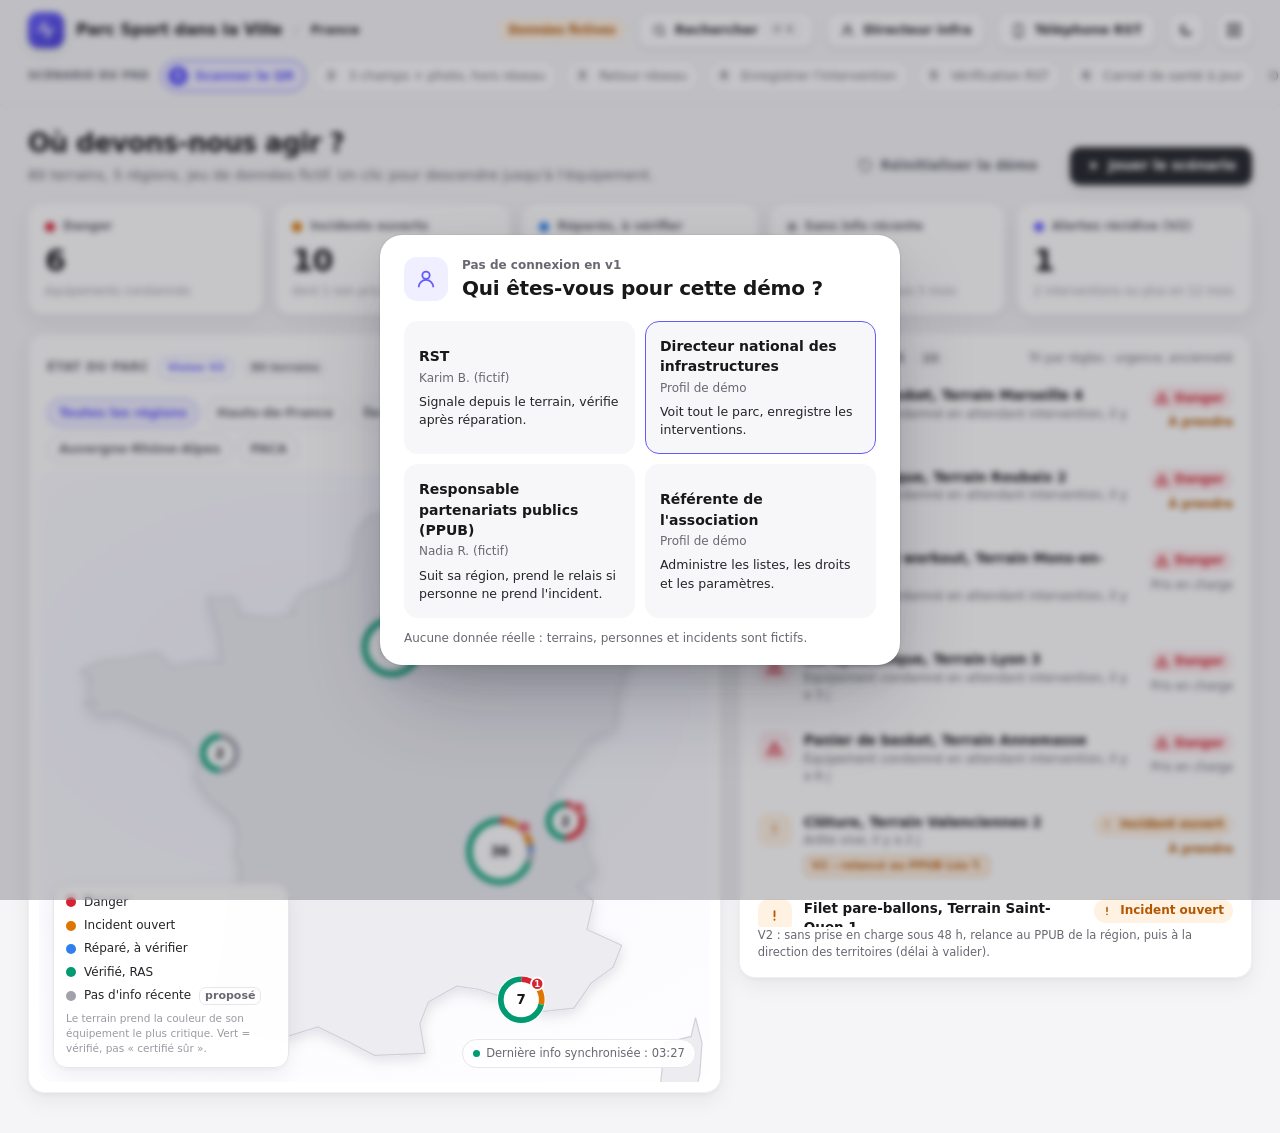
<file: ressources/example.html>
<!DOCTYPE html>
<html lang="fr" data-theme="light">
<head>
<meta charset="utf-8">
<meta name="viewport" content="width=device-width, initial-scale=1">
<title>Parc Sport dans la Ville, prototype</title>
<style>
:root{
  --canvas:#f5f5f7;--surface:#fff;--subtle:#f7f7f9;--text:#242429;--strong:#18181b;--muted:#686872;--faint:#9a9aa3;--border:#e6e6eb;--border2:#d4d4da;
  --accent:#635bff;--accent-soft:#f0efff;--primary:#2a2a30;--primary-h:#3a3a42;
  --ok:#00843c;--ok-f:#009b70;--ok-bg:#e6f6ee;
  --warn:#b45700;--warn-f:#dd7500;--warn-bg:#fff2e3;
  --bad:#d62231;--bad-f:#ed3863;--bad-bg:#fdecee;
  --blue:#0b6bcf;--blue-f:#2f80ed;--blue-bg:#e8f1fc;
  --grey:#6b6b75;--grey-f:#a1a1aa;--grey-bg:#efeff2;
  --r-card:16px;--r-panel:20px;--r-modal:22px;--r-ctl:10px;--r-chip:12px;
  --sh-card:0 2px 5px rgb(24 24 35/4%),0 8px 22px rgb(24 24 35/6%);
  --sh-ctl:inset 0 1px rgb(255 255 255/72%),0 2px 4px rgb(24 24 35/7%);
  --sh-modal:0 0 0 1px rgb(24 24 40/4%),0 2px 4px rgb(24 24 40/5%),0 14px 32px -8px rgb(24 24 40/18%),0 40px 90px -20px rgb(24 24 40/30%);
  --relief:inset 0 1px 0 rgb(255 255 255/12%),0 1px 2px rgb(0 0 0/14%),0 4px 12px rgb(24 24 27/10%);
  --map-land:#ececf1;--map-stroke:#d0d0d8;--map-region:#e2e2ea;
  --motion:160ms cubic-bezier(.2,.8,.2,1);
  font-family:Inter,"Inter Variable",system-ui,-apple-system,"Segoe UI",sans-serif;
}
[data-theme=dark]{
  --canvas:#18181b;--surface:#212125;--subtle:#2b2b31;--text:#e4e4e9;--strong:#f4f4f7;--muted:#9d9da8;--faint:#75757f;--border:#33333a;--border2:#4a4a53;
  --accent:#a49dff;--accent-soft:#2c2a40;--primary:#3a3a43;--primary-h:#45454f;
  --ok:#45de78;--ok-f:#32e5ae;--ok-bg:#163126;--warn:#ffaf45;--warn-f:#ffb347;--warn-bg:#3a2a15;
  --bad:#ff626b;--bad-f:#ff6487;--bad-bg:#3d1c22;--blue:#6ea8ff;--blue-f:#5a9bff;--blue-bg:#1a2a42;--grey:#a1a1aa;--grey-f:#6b6b75;--grey-bg:#2b2b31;
  --sh-card:0 2px 5px rgb(0 0 0/18%),0 8px 22px rgb(0 0 0/22%);--sh-ctl:0 2px 4px rgb(0 0 0/14%);
  --sh-modal:inset 0 1px 0 rgb(255 255 255/6%),0 0 0 1px rgb(0 0 0/45%),0 28px 80px -16px rgb(0 0 0/75%);
  --relief:inset 0 1px 0 rgb(255 255 255/10%),0 1px 2px rgb(0 0 0/50%);
  --map-land:#2a2a30;--map-stroke:#3c3c45;--map-region:#323239;
}
*{box-sizing:border-box;margin:0;padding:0}
html,body{background:var(--canvas);color:var(--text);font-size:14px;line-height:1.45;transition:background var(--motion),color var(--motion)}
button{font:inherit;color:inherit;background:none;border:0;cursor:pointer}
input,textarea,select{font:inherit;color:inherit}
.num{font-variant-numeric:tabular-nums}
::-webkit-scrollbar{width:8px;height:8px}::-webkit-scrollbar-thumb{background:var(--border2);border-radius:8px}

/* header */
.hdr{position:sticky;top:0;z-index:40;background:color-mix(in srgb,var(--canvas) 86%,transparent);backdrop-filter:blur(14px);border-bottom:1px solid var(--border)}
.hdr-in{display:flex;align-items:center;gap:12px;padding:12px 28px}
.mark{width:36px;height:36px;border-radius:11px;background:linear-gradient(140deg,#6d64ff,#4a3fd6);display:grid;place-items:center;color:#fff;box-shadow:var(--relief);flex:none}
.ttl{font-weight:780;font-size:16px;color:var(--strong);letter-spacing:-.01em}
.crumbs{display:flex;align-items:center;gap:6px;color:var(--muted);font-size:13px;min-width:0;overflow:hidden;white-space:nowrap}
.crumbs button{color:var(--muted);padding:3px 6px;border-radius:7px}.crumbs button:hover{background:var(--subtle);color:var(--text)}
.crumbs .cur{color:var(--text);font-weight:600}
.sp{flex:1}
.ctl{display:inline-flex;align-items:center;gap:8px;height:36px;padding:0 13px;border-radius:var(--r-chip);background:var(--surface);border:1px solid var(--border);box-shadow:var(--sh-ctl);font-size:13px;font-weight:550;white-space:nowrap;transition:var(--motion)}
.ctl:hover{border-color:var(--border2);transform:translateY(-1px)}
.ctl kbd{font:inherit;font-size:11px;color:var(--faint);border:1px solid var(--border);border-radius:5px;padding:0 5px}
.ctl.icon{width:36px;padding:0;justify-content:center}
.ctl.on{background:var(--accent-soft);border-color:color-mix(in srgb,var(--accent) 40%,transparent);color:var(--accent)}
.btn{display:inline-flex;align-items:center;justify-content:center;gap:8px;height:38px;padding:0 16px;border-radius:var(--r-ctl);font-weight:620;font-size:13.5px;transition:var(--motion);white-space:nowrap}
.btn.pri{background:var(--primary);color:#fff;box-shadow:var(--relief)}.btn.pri:hover{background:var(--primary-h);transform:translateY(-1px)}
.btn.sec{background:var(--surface);border:1px solid var(--border2);box-shadow:var(--sh-ctl)}.btn.sec:hover{border-color:var(--muted)}
.btn.ghost{color:var(--muted)}.btn.ghost:hover{background:var(--subtle);color:var(--text)}
.btn.ok{background:var(--ok-f);color:#fff}.btn.bad{background:var(--bad);color:#fff}
.btn:disabled{opacity:.45;pointer-events:none}

/* stepper */
.steps{display:flex;align-items:center;gap:8px;padding:0 28px 12px;overflow-x:auto}
.steps .lab{font-size:11px;font-weight:650;color:var(--muted);text-transform:uppercase;letter-spacing:.04em;margin-right:4px;white-space:nowrap}
.step{display:inline-flex;align-items:center;gap:7px;padding:5px 11px 5px 6px;border-radius:999px;border:1px solid var(--border);background:var(--surface);font-size:12.5px;white-space:nowrap;color:var(--muted);transition:var(--motion)}
.step i{font-style:normal;width:20px;height:20px;border-radius:50%;display:grid;place-items:center;font-size:11px;font-weight:700;background:var(--subtle);color:var(--muted)}
.step.done{color:var(--text)}.step.done i{background:var(--ok-f);color:#fff}
.step.cur{border-color:var(--accent);color:var(--accent);background:var(--accent-soft);font-weight:600}.step.cur i{background:var(--accent);color:#fff}
.hint{margin-left:6px;font-size:12.5px;color:var(--muted);white-space:nowrap}
.hint b{color:var(--text)}

/* layout */
.wrap{display:grid;grid-template-columns:1fr;gap:18px;padding:20px 28px 40px;transition:padding var(--motion)}
body.phone-open .wrap{padding-right:418px}
h1{font-size:26px;font-weight:820;color:var(--strong);letter-spacing:-.02em}
.sub{color:var(--muted);margin-top:2px}
.kpis{display:grid;grid-template-columns:repeat(5,minmax(0,1fr));gap:12px}
.card{background:var(--surface);border-radius:var(--r-card);box-shadow:var(--sh-card);border:1px solid color-mix(in srgb,var(--border) 60%,transparent)}
.kpi{padding:14px 16px;text-align:left;position:relative;overflow:hidden;transition:var(--motion);border:1px solid transparent}
.kpi:hover{transform:translateY(-2px)}
.kpi.sel{border-color:var(--accent);box-shadow:0 0 0 3px var(--accent-soft),var(--sh-card)}
.kpi .k-top{display:flex;align-items:center;gap:8px;font-size:12px;font-weight:600;color:var(--muted)}
.kpi .v{font-size:30px;font-weight:780;color:var(--strong);margin-top:4px;letter-spacing:-.02em}
.kpi .c{font-size:11.5px;color:var(--faint)}
.dot{width:10px;height:10px;border-radius:50%;flex:none}
.main{display:grid;grid-template-columns:minmax(0,1.35fr) minmax(360px,1fr);gap:18px;align-items:start}
.sec-h{display:flex;align-items:center;gap:10px;padding:16px 18px 0}
.sec-h h2{font-size:12px;font-weight:650;text-transform:uppercase;letter-spacing:.05em;color:var(--muted)}
.count{font-size:11px;font-weight:700;background:var(--subtle);color:var(--muted);border-radius:999px;padding:1px 8px}
.seg{display:inline-flex;background:var(--subtle);border:1px solid var(--border);border-radius:var(--r-chip);padding:3px}
.seg button{padding:5px 12px;border-radius:9px;font-size:12.5px;font-weight:600;color:var(--muted)}
.seg button.on{background:var(--surface);color:var(--text);box-shadow:var(--sh-ctl)}
.chips{display:flex;flex-wrap:wrap;gap:6px;padding:12px 18px 0}
.chip{height:30px;padding:0 11px;border-radius:999px;border:1px solid var(--border);background:var(--surface);font-size:12.5px;font-weight:550;color:var(--muted);display:inline-flex;align-items:center;gap:6px;transition:var(--motion)}
.chip:hover{color:var(--text);border-color:var(--border2)}
.chip.on{background:var(--accent-soft);color:var(--accent);border-color:color-mix(in srgb,var(--accent) 45%,transparent)}
.search{display:flex;align-items:center;gap:8px;height:30px;padding:0 10px;border-radius:999px;border:1px solid var(--border);background:var(--surface);color:var(--muted);margin-left:auto;min-width:200px}
.search input{border:0;outline:0;background:none;width:100%;font-size:12.5px}

/* map */
.mapbox{position:relative;height:610px;margin:8px 10px 10px;border-radius:14px;overflow:hidden;background:radial-gradient(120% 90% at 40% 35%,color-mix(in srgb,var(--accent) 5%,var(--surface)),var(--surface))}
#map{width:100%;height:100%;display:block;cursor:grab}
#map .land{fill:var(--map-land);stroke:var(--map-stroke);stroke-width:1.2;vector-effect:non-scaling-stroke}
.pin{cursor:pointer;transition:opacity var(--motion)}
.pin:hover .halo{opacity:.35}
.halo{opacity:0;transition:opacity var(--motion)}
.mlabel{font-weight:650;fill:var(--text);paint-order:stroke;stroke:var(--surface);stroke-width:3px;stroke-linejoin:round;pointer-events:none}
.legend{position:absolute;left:14px;bottom:14px;background:color-mix(in srgb,var(--surface) 92%,transparent);backdrop-filter:blur(8px);border:1px solid var(--border);border-radius:14px;padding:10px 12px;display:flex;flex-direction:column;gap:6px;font-size:12px;box-shadow:var(--sh-card)}
.legend div{display:flex;align-items:center;gap:8px}
.legend small{color:var(--faint);font-size:10.5px;max-width:210px}
.zoomctl{position:absolute;right:14px;top:14px;display:flex;flex-direction:column;gap:6px}
.maptip{position:absolute;pointer-events:none;background:var(--strong);color:var(--canvas);font-size:12px;padding:6px 9px;border-radius:9px;opacity:0;transform:translate(-50%,-120%);transition:opacity 120ms;white-space:nowrap}
[data-theme=dark] .maptip{background:#f4f4f7;color:#18181b}
.fresh{position:absolute;right:14px;bottom:14px;font-size:11.5px;color:var(--muted);background:color-mix(in srgb,var(--surface) 90%,transparent);border:1px solid var(--border);border-radius:999px;padding:5px 10px;display:flex;align-items:center;gap:6px}
.live{width:7px;height:7px;border-radius:50%;background:var(--ok-f);box-shadow:0 0 0 0 var(--ok-f);animation:live 2s infinite}
@keyframes live{0%{box-shadow:0 0 0 0 color-mix(in srgb,var(--ok-f) 60%,transparent)}70%{box-shadow:0 0 0 7px transparent}100%{box-shadow:0 0 0 0 transparent}}

/* status badge */
.st{display:inline-flex;align-items:center;gap:6px;height:24px;padding:0 9px 0 6px;border-radius:999px;font-size:12px;font-weight:620;white-space:nowrap}
.st svg{width:14px;height:14px}
.s-ok{background:var(--ok-bg);color:var(--ok)}.s-warn{background:var(--warn-bg);color:var(--warn)}.s-bad{background:var(--bad-bg);color:var(--bad)}.s-blue{background:var(--blue-bg);color:var(--blue)}.s-grey{background:var(--grey-bg);color:var(--grey)}
.tag{display:inline-flex;align-items:center;gap:4px;font-size:11px;font-weight:650;padding:2px 7px;border-radius:7px;border:1px solid var(--border);color:var(--muted);white-space:nowrap}
.tag.rec{border-color:color-mix(in srgb,var(--bad) 40%,transparent);color:var(--bad);background:var(--bad-bg)}
.tag.esc{border-color:color-mix(in srgb,var(--warn) 40%,transparent);color:var(--warn);background:var(--warn-bg)}

/* side panel */
.side{display:flex;flex-direction:column;gap:18px;position:sticky;top:146px}
.list{padding:8px 8px 10px;max-height:560px;overflow:auto}
.row{display:flex;gap:12px;align-items:flex-start;width:100%;text-align:left;padding:11px 10px;border-radius:12px;transition:var(--motion)}
.row:hover{background:var(--subtle)}
.row.sel{background:var(--accent-soft)}
.row .ic{width:34px;height:34px;border-radius:10px;display:grid;place-items:center;flex:none}
.row .t{font-weight:620;color:var(--strong);font-size:13.5px}
.row .m{color:var(--muted);font-size:12px}
.row .r{margin-left:auto;text-align:right;display:flex;flex-direction:column;align-items:flex-end;gap:4px;flex:none}
.new{animation:flash 1.6s ease}
@keyframes flash{0%{background:var(--accent-soft);transform:scale(1.01)}100%{background:transparent}}
.empty{padding:28px;text-align:center;color:var(--muted)}

/* table */
table{width:100%;border-collapse:collapse}
th{font-size:11px;text-transform:uppercase;letter-spacing:.04em;color:var(--muted);font-weight:650;text-align:left;padding:10px 12px;border-bottom:1px solid var(--border);cursor:pointer;white-space:nowrap;position:sticky;top:0;background:var(--surface)}
td{padding:10px 12px;border-bottom:1px solid var(--border);font-size:13px;vertical-align:middle}
tbody tr{cursor:pointer;transition:background var(--motion)}tbody tr:hover{background:var(--subtle)}
.tblwrap{max-height:610px;overflow:auto;margin:8px 10px 10px;border-radius:12px}

/* centre panel */
.cp-h{padding:18px 18px 4px}
.cp-h .eyebrow{font-size:11.5px;color:var(--muted);font-weight:600}
.cp-h h3{font-size:20px;font-weight:780;color:var(--strong);letter-spacing:-.01em;margin-top:2px}
.meta{display:grid;grid-template-columns:1fr 1fr;gap:10px;padding:12px 18px}
.meta div{background:var(--subtle);border-radius:12px;padding:9px 11px;font-size:12px;color:var(--muted)}
.meta b{display:block;color:var(--text);font-size:13px;font-weight:620}

/* modal */
.ov{position:fixed;inset:0;background:rgb(20 20 30/24%);backdrop-filter:blur(3px);z-index:80;display:grid;place-items:center;opacity:0;pointer-events:none;transition:opacity 180ms}
[data-theme=dark] .ov{background:rgb(0 0 0/55%)}
.ov.show{opacity:1;pointer-events:auto}
.modal{width:min(980px,calc(100vw - 48px));max-height:calc(100vh - 64px);background:var(--surface);border-radius:var(--r-modal);box-shadow:var(--sh-modal);display:flex;flex-direction:column;transform:translateY(14px) scale(.985);transition:transform 220ms cubic-bezier(.2,.8,.2,1)}
.ov.show .modal{transform:none}
.modal.sm{width:min(520px,calc(100vw - 48px))}
.m-h{display:flex;gap:14px;align-items:flex-start;padding:22px 24px 8px}
.m-ic{width:44px;height:44px;border-radius:13px;display:grid;place-items:center;flex:none}
.m-h .eyebrow{font-size:12px;font-weight:600;color:var(--muted)}
.m-h h3{font-size:20px;font-weight:780;color:var(--strong);letter-spacing:-.01em}
.m-b{padding:10px 24px 18px;overflow:auto}
.m-f{display:flex;align-items:center;gap:10px;padding:14px 24px 20px;border-top:1px solid var(--border)}
.m-f .info{font-size:12px;color:var(--muted);margin-right:auto}
.x{width:34px;height:34px;border-radius:10px;display:grid;place-items:center;color:var(--muted);margin-left:auto}.x:hover{background:var(--subtle)}
.grid2{display:grid;grid-template-columns:1.25fr 1fr;gap:18px}
.box{background:var(--subtle);border-radius:14px;padding:14px}
.box h4{font-size:11.5px;text-transform:uppercase;letter-spacing:.05em;color:var(--muted);font-weight:650;margin-bottom:10px}
.tl{position:relative;padding-left:22px}
.tl:before{content:"";position:absolute;left:6px;top:6px;bottom:6px;width:2px;background:var(--border)}
.tli{position:relative;padding-bottom:14px}
.tli:last-child{padding-bottom:0}
.tli:before{content:"";position:absolute;left:-21px;top:4px;width:12px;height:12px;border-radius:50%;background:var(--surface);border:2.5px solid var(--c,var(--grey-f))}
.tli .d{font-size:11px;color:var(--faint);font-weight:600}
.tli .w{font-weight:620;font-size:13px;color:var(--strong)}
.tli .s{font-size:12px;color:var(--muted)}
.alert{display:flex;gap:10px;padding:12px 14px;border-radius:12px;font-size:12.5px}
.alert.bad{background:var(--bad-bg);color:var(--bad)}.alert.info{background:var(--blue-bg);color:var(--blue)}.alert.warn{background:var(--warn-bg);color:var(--warn)}
.alert b{display:block}
.photos{display:flex;gap:10px}
.ph{flex:1;border-radius:12px;overflow:hidden;position:relative;aspect-ratio:4/3;background:var(--border)}
.ph span{position:absolute;left:8px;bottom:8px;font-size:11px;font-weight:650;background:rgb(0 0 0/55%);color:#fff;padding:2px 7px;border-radius:6px}
.fld{display:flex;flex-direction:column;gap:6px;margin-bottom:14px}
.fld label{font-size:12px;font-weight:620;color:var(--muted)}
.inp{height:40px;border:1px solid var(--border2);border-radius:var(--r-ctl);padding:0 12px;background:var(--surface);outline:0}
.inp:focus{border-color:var(--accent);box-shadow:0 0 0 3px var(--accent-soft)}
.opts{display:flex;flex-wrap:wrap;gap:6px}
.opt{padding:8px 12px;border-radius:10px;border:1px solid var(--border2);font-size:13px;font-weight:560;background:var(--surface)}
.opt.on{background:var(--accent-soft);border-color:var(--accent);color:var(--accent)}
.qr{width:92px;height:92px;background:#fff;border-radius:10px;padding:6px;display:grid;grid-template-columns:repeat(21,1fr);flex:none;border:1px solid var(--border)}
.qr i{background:#18181b}.qr b{background:#fff}

/* phone */
.phone-dock{position:fixed;right:20px;top:146px;bottom:16px;width:380px;z-index:30;display:flex;flex-direction:column;align-items:center;transform:translateX(430px);transition:transform 300ms cubic-bezier(.2,.8,.2,1)}
body.phone-open .phone-dock{transform:none}
.dock-h{width:100%;display:flex;align-items:center;gap:8px;margin-bottom:10px;font-size:12px;color:var(--muted);font-weight:600}
.phone{width:350px;flex:1;max-height:740px;background:#0e0e11;border-radius:50px;padding:11px;box-shadow:0 30px 60px -20px rgb(0 0 0/45%),inset 0 0 0 2px #2a2a30}
.scr{width:100%;height:100%;border-radius:40px;overflow:hidden;background:#f4f4f7;color:#242429;display:flex;flex-direction:column;position:relative;font-size:14px}
[data-theme=dark] .scr{background:#f4f4f7;color:#242429}
.sbar{height:44px;display:flex;align-items:center;justify-content:space-between;padding:0 26px 0 30px;font-size:13px;font-weight:650;flex:none;position:relative}
.sbar:after{content:"";position:absolute;left:50%;top:9px;width:96px;height:26px;margin-left:-48px;background:#0e0e11;border-radius:20px}
.net{display:flex;align-items:center;gap:5px;font-size:11.5px;padding:3px 8px;border-radius:999px;cursor:pointer;transition:var(--motion);z-index:2}
.net.off{background:#ff9f0a;color:#fff}.net.on{background:#e6f6ee;color:#00843c}
.app-h{padding:4px 18px 12px;flex:none}
.app-h .hi{font-size:12px;color:#686872;font-weight:600}
.app-h .big{font-size:22px;font-weight:800;color:#18181b;letter-spacing:-.02em}
.back{display:inline-flex;align-items:center;gap:4px;color:#635bff;font-weight:600;font-size:13.5px;margin-bottom:4px}
.app-b{flex:1;min-height:0;overflow:auto;padding:0 14px 14px;display:flex;flex-direction:column;gap:10px}
.pc{background:#fff;border-radius:16px;padding:13px 14px;box-shadow:0 1px 2px rgb(0 0 0/5%)}
.pc .t{font-weight:650;color:#18181b;font-size:14px}
.pc .m{font-size:12px;color:#686872}
.pl{font-size:11px;font-weight:700;color:#686872;text-transform:uppercase;letter-spacing:.05em;margin:6px 4px 0}
.scanbtn{background:linear-gradient(140deg,#6d64ff,#4a3fd6);color:#fff;border-radius:18px;padding:18px;display:flex;align-items:center;gap:14px;text-align:left;box-shadow:0 10px 24px -10px #4a3fd6}
.scanbtn .t{font-size:16px;font-weight:750;color:#fff}.scanbtn .m{font-size:12px;opacity:.85;color:#fff}
.pbtn{height:50px;border-radius:14px;font-weight:700;font-size:15px;display:flex;align-items:center;justify-content:center;gap:8px;flex:none}
.pbtn.pri{background:#2a2a30;color:#fff}.pbtn.ok{background:#009b70;color:#fff}.pbtn.ko{background:#fff;color:#d62231;border:1.5px solid #f3b6bd}
.pbtn:disabled{opacity:.4}
.pchips{display:flex;flex-wrap:wrap;gap:6px}
.pchips button{padding:8px 12px;border-radius:11px;background:#fff;border:1px solid #dcdce2;font-size:13px;font-weight:560;color:#242429}
.pchips button.on{background:#2a2a30;color:#fff;border-color:#2a2a30}
.urg{display:grid;grid-template-columns:repeat(3,1fr);gap:6px}
.urg button{padding:10px 4px;border-radius:12px;background:#fff;border:1.5px solid #dcdce2;font-size:12.5px;font-weight:650;color:#242429}
.urg button.on.u1{border-color:#2f80ed;color:#0b6bcf;background:#e8f1fc}.urg button.on.u2{border-color:#dd7500;color:#b45700;background:#fff2e3}.urg button.on.u3{border-color:#d62231;color:#fff;background:#d62231}
.ptxt{width:100%;min-height:74px;border-radius:12px;border:1px solid #dcdce2;padding:10px 12px;resize:none;outline:0;font-size:13.5px;background:#fff;color:#242429}
.ptxt:focus{border-color:#635bff}
.photo-slot{height:120px;border-radius:14px;border:1.5px dashed #b9b9c4;display:flex;align-items:center;justify-content:center;gap:8px;color:#635bff;font-weight:650;background:#fff;overflow:hidden;width:100%}
.viewfinder{flex:none;height:250px;background:#0e0e11;position:relative;display:flex;align-items:center;justify-content:center;min-height:270px;border-radius:0}
.vf-box{width:190px;height:190px;position:relative}
.vf-box:before,.vf-box:after{content:"";position:absolute;inset:0;border:3px solid #fff;border-radius:22px;clip-path:polygon(0 0,28% 0,28% 6%,6% 6%,6% 28%,0 28%,0 72%,6% 72%,6% 94%,28% 94%,28% 100%,72% 100%,72% 94%,94% 94%,94% 72%,100% 72%,100% 28%,94% 28%,94% 6%,72% 6%,72% 0,100% 0,100% 100%,0 100%)}
.vf-line{position:absolute;left:10%;right:10%;height:2px;background:#7d76ff;box-shadow:0 0 12px #7d76ff;animation:scan 1.8s ease-in-out infinite}
@keyframes scan{0%,100%{top:12%}50%{top:86%}}
.qitem{display:flex;gap:10px;align-items:center}
.qst{font-size:11.5px;font-weight:700;padding:3px 8px;border-radius:999px;white-space:nowrap}
.q-wait{background:#fff2e3;color:#b45700}.q-send{background:#e8f1fc;color:#0b6bcf}.q-ok{background:#e6f6ee;color:#00843c}
.spin{width:12px;height:12px;border:2px solid currentColor;border-right-color:transparent;border-radius:50%;display:inline-block;animation:sp .8s linear infinite;vertical-align:-2px}
@keyframes sp{to{transform:rotate(360deg)}}
.home-ind{height:5px;width:130px;background:#18181b;border-radius:4px;margin:8px auto;flex:none;opacity:.85}
.ptoast{position:absolute;left:10px;right:10px;top:50px;background:rgb(250 250 252/96%);backdrop-filter:blur(10px);border-radius:18px;padding:11px 13px;box-shadow:0 12px 30px -8px rgb(0 0 0/30%);display:flex;gap:10px;transform:translateY(-220%);opacity:0;transition:transform 360ms cubic-bezier(.2,.9,.2,1.1),opacity 200ms cubic-bezier(.2,.9,.2,1.1);z-index:5;cursor:pointer;pointer-events:none}
.ptoast.show{transform:none;opacity:1;pointer-events:auto}

/* teams toasts */
.toasts{position:fixed;left:20px;bottom:20px;z-index:90;display:flex;flex-direction:column;gap:10px;width:360px}
.toast{background:var(--surface);border-radius:16px;box-shadow:var(--sh-modal);overflow:hidden;animation:tin 380ms cubic-bezier(.2,.9,.2,1.1)}
@keyframes tin{from{transform:translateY(20px);opacity:0}}
.toast .th{display:flex;align-items:center;gap:8px;padding:9px 12px;font-size:12px;font-weight:650;color:#fff}
.toast .tb{padding:12px 14px;font-size:13px}
.toast .tb b{color:var(--strong)}
.toast .tf{display:flex;gap:8px;padding:0 14px 12px}
.teams{background:#5b5fc7}.mail{background:#0f6cbd}.sys{background:var(--primary)}
.pulse-ring{animation:ring 1.4s ease-out 3}
@keyframes ring{0%{box-shadow:0 0 0 0 color-mix(in srgb,var(--accent) 55%,transparent)}100%{box-shadow:0 0 0 14px transparent}}
.fictif{display:inline-flex;align-items:center;gap:6px;font-size:11.5px;font-weight:600;color:var(--warn);background:var(--warn-bg);padding:4px 10px;border-radius:999px}
.arch{display:grid;grid-template-columns:repeat(4,1fr);gap:10px}
.arch .box b{display:block;color:var(--strong);font-size:13px;margin-bottom:4px}
.arch .box{font-size:12px;color:var(--muted)}
.pill-std{display:inline-block;margin-top:6px;font-size:10.5px;font-weight:700;padding:2px 7px;border-radius:6px;background:var(--ok-bg);color:var(--ok)}
.pill-pr{display:inline-block;margin-top:6px;font-size:10.5px;font-weight:700;padding:2px 7px;border-radius:6px;background:var(--accent-soft);color:var(--accent)}
.flowline{display:flex;flex-wrap:wrap;align-items:center;gap:6px;font-size:12.5px;margin-top:14px}
.flowline span{background:var(--subtle);border-radius:8px;padding:5px 9px;font-weight:560}
.cmd{width:min(620px,calc(100vw - 32px))}
.cmd input{width:100%;height:56px;border:0;outline:0;background:none;font-size:17px;padding:0 22px;border-bottom:1px solid var(--border)}
.cmd .res{max-height:380px;overflow:auto;padding:8px}

@media (max-width:1180px){.main{grid-template-columns:1fr}.side{position:static}body.phone-open .wrap{padding-right:28px}.kpis{grid-template-columns:repeat(3,1fr)}}
@media (max-width:760px){
  .hdr-in{padding:10px 14px;gap:8px}.crumbs,.hide-sm{display:none}.steps{padding:0 14px 10px}.hint{display:none}
  .wrap{padding:14px}.kpis{grid-template-columns:repeat(5,150px);overflow-x:auto;padding-bottom:4px}
  h1{font-size:22px}.mapbox{height:430px}.grid2{grid-template-columns:1fr}.arch{grid-template-columns:1fr 1fr}
  .phone-dock{inset:0;width:auto;top:0;bottom:0;right:0;background:var(--canvas);padding:10px;z-index:60;transform:translateY(100%)}
  body.phone-open .phone-dock{transform:none}.phone{width:100%;max-height:none;border-radius:0;padding:0;box-shadow:none;background:none}.scr{border-radius:22px}.sbar:after{display:none}
  .toasts{left:10px;right:10px;width:auto}.search{min-width:0;flex:1}
}
</style>
</head>
<body>
<header class="hdr">
 <div class="hdr-in">
  <div class="mark"><svg width="20" height="20" viewBox="0 0 24 24" fill="none" stroke="#fff" stroke-width="2.2" stroke-linecap="round"><path d="M3 12h4l3-8 4 16 3-8h4"/></svg></div>
  <div class="ttl">Parc <span class="hide-sm">Sport dans la Ville</span></div>
  <nav class="crumbs" id="crumbs"></nav>
  <div class="sp"></div>
  <span class="fictif hide-sm">Données fictives</span>
  <button class="ctl hide-sm" id="btnSearch"><svg width="15" height="15" viewBox="0 0 24 24" fill="none" stroke="currentColor" stroke-width="2"><circle cx="11" cy="11" r="7"/><path d="m20 20-3.5-3.5"/></svg>Rechercher <kbd>⌘ K</kbd></button>
  <button class="ctl" id="btnRole" title="Changer de profil"></button>
  <button class="ctl" id="btnPhone"><svg width="15" height="15" viewBox="0 0 24 24" fill="none" stroke="currentColor" stroke-width="2"><rect x="6" y="2" width="12" height="20" rx="3"/><path d="M11 18h2"/></svg><span class="hide-sm">Téléphone RST</span></button>
  <button class="ctl icon" id="btnTheme" title="Thème clair ou sombre"></button>
  <button class="ctl icon" id="btnArch" title="Sous le capot"><svg width="16" height="16" viewBox="0 0 24 24" fill="none" stroke="currentColor" stroke-width="2"><rect x="3" y="3" width="7" height="7" rx="2"/><rect x="14" y="3" width="7" height="7" rx="2"/><rect x="3" y="14" width="7" height="7" rx="2"/><rect x="14" y="14" width="7" height="7" rx="2"/></svg></button>
 </div>
 <div class="steps" id="steps"></div>
</header>

<main class="wrap">
 <div style="display:flex;align-items:flex-end;gap:16px;flex-wrap:wrap">
  <div><h1 id="pageTitle">Où devons-nous agir ?</h1><div class="sub" id="pageSub">80 terrains, 5 régions, jeu de données fictif. Un clic pour descendre jusqu'à l'équipement.</div></div>
  <div class="sp"></div>
  <button class="btn ghost" id="btnReset"><svg width="15" height="15" viewBox="0 0 24 24" fill="none" stroke="currentColor" stroke-width="2"><path d="M3 12a9 9 0 1 0 3-6.7L3 8"/><path d="M3 3v5h5"/></svg>Réinitialiser la démo</button>
  <button class="btn pri" id="btnGuide"><svg width="15" height="15" viewBox="0 0 24 24" fill="currentColor"><path d="M8 5v14l11-7z"/></svg>Jouer le scénario</button>
 </div>
 <section class="kpis" id="kpis"></section>
 <section class="main">
  <div class="card" id="mapCard">
   <div class="sec-h"><h2 id="mapTitle">État du parc</h2><span class="tag" style="color:var(--accent);border-color:color-mix(in srgb,var(--accent) 40%,transparent)">Vision V2</span><span class="count num" id="mapCount"></span><div class="sp"></div>
    <div class="seg" id="viewSeg"><button data-v="map" class="on">Carte</button><button data-v="list">Liste</button></div></div>
   <div class="chips" id="chips"></div>
   <div id="mapView">
    <div class="mapbox" id="mapbox">
     <svg id="map" viewBox="0 0 700 640" preserveAspectRatio="xMidYMid meet"></svg>
     <div class="maptip" id="tip"></div>
     <div class="zoomctl"><button class="ctl icon" id="zin">+</button><button class="ctl icon" id="zout">−</button><button class="ctl icon" id="zhome" title="France entière"><svg width="15" height="15" viewBox="0 0 24 24" fill="none" stroke="currentColor" stroke-width="2"><path d="M3 11 12 3l9 8v10H3z"/></svg></button></div>
     <div class="legend" id="legend"></div>
     <div class="fresh"><span class="live"></span><span id="freshTxt">Dernière info synchronisée : à l'instant</span></div>
    </div>
   </div>
   <div id="listView" style="display:none"><div class="tblwrap"><table><thead><tr><th data-s="name">Terrain</th><th data-s="eq">Équipement</th><th data-s="st">État</th><th data-s="last">Dernier événement</th><th data-s="rst">RST</th><th data-s="sj">Situation</th></tr></thead><tbody id="tbody"></tbody></table></div></div>
  </div>
  <aside class="side" id="side"></aside>
 </section>
</main>

<div class="phone-dock" id="dock">
 <div class="dock-h"><svg width="14" height="14" viewBox="0 0 24 24" fill="none" stroke="currentColor" stroke-width="2"><rect x="6" y="2" width="12" height="20" rx="3"/></svg>Power Apps Mobile, vue du RST<div class="sp"></div><button class="btn ghost" style="height:28px;padding:0 8px" id="closePhone">Fermer</button></div>
 <div class="phone"><div class="scr" id="scr"></div></div>
</div>

<div class="ov" id="ov"><div class="modal" id="modal"></div></div>
<div class="toasts" id="toasts"></div>

<script>
/* ============ helpers ============ */
const $=s=>document.querySelector(s);
const esc=s=>String(s).replace(/[&<>"]/g,c=>({'&':'&amp;','<':'&lt;','>':'&gt;','"':'&quot;'}[c]));
let seed=7;const rnd=()=>{seed=(seed*16807)%2147483647;return (seed-1)/2147483646};
const pick=a=>a[Math.floor(rnd()*a.length)];
const I={
 ok:'<svg viewBox="0 0 24 24" fill="none" stroke="currentColor" stroke-width="2.6" stroke-linecap="round" stroke-linejoin="round"><path d="m5 12 5 5 9-10"/></svg>',
 warn:'<svg viewBox="0 0 24 24" fill="none" stroke="currentColor" stroke-width="2.6" stroke-linecap="round"><path d="M12 6v7M12 17.5v.5"/></svg>',
 bad:'<svg viewBox="0 0 24 24" fill="none" stroke="currentColor" stroke-width="2.6" stroke-linecap="round"><path d="M12 3 2 20h20z" stroke-linejoin="round"/><path d="M12 10v4M12 17v.3"/></svg>',
 blue:'<svg viewBox="0 0 24 24" fill="none" stroke="currentColor" stroke-width="2.4" stroke-linecap="round"><path d="M14.7 6.3a4 4 0 0 0-5.4 5.4L3 18l3 3 6.3-6.3a4 4 0 0 0 5.4-5.4l-2.5 2.5-2.5-.5-.5-2.5z" stroke-linejoin="round"/></svg>',
 grey:'<svg viewBox="0 0 24 24" fill="none" stroke="currentColor" stroke-width="2.4" stroke-linecap="round"><path d="M9.5 9a2.5 2.5 0 1 1 3.5 2.3c-.6.3-1 .9-1 1.7M12 17v.3"/></svg>',
 qr:'<svg width="26" height="26" viewBox="0 0 24 24" fill="none" stroke="currentColor" stroke-width="2"><path d="M4 8V5a1 1 0 0 1 1-1h3M16 4h3a1 1 0 0 1 1 1v3M20 16v3a1 1 0 0 1-1 1h-3M8 20H5a1 1 0 0 1-1-1v-3"/><rect x="8" y="8" width="3" height="3"/><rect x="13" y="8" width="3" height="3"/><rect x="8" y="13" width="3" height="3"/><path d="M13 13h3v3"/></svg>',
 cam:'<svg width="20" height="20" viewBox="0 0 24 24" fill="none" stroke="currentColor" stroke-width="2"><path d="M4 8h3l2-3h6l2 3h3v11H4z" stroke-linejoin="round"/><circle cx="12" cy="13" r="3.5"/></svg>',
 chev:'<svg width="14" height="14" viewBox="0 0 24 24" fill="none" stroke="currentColor" stroke-width="2.4"><path d="m9 6 6 6-6 6"/></svg>',
 back:'<svg width="15" height="15" viewBox="0 0 24 24" fill="none" stroke="currentColor" stroke-width="2.6"><path d="m15 6-6 6 6 6"/></svg>',
 x:'<svg width="16" height="16" viewBox="0 0 24 24" fill="none" stroke="currentColor" stroke-width="2.2"><path d="M6 6l12 12M18 6 6 18"/></svg>',
 teams:'<svg width="16" height="16" viewBox="0 0 24 24" fill="#fff"><rect x="2" y="6" width="12" height="12" rx="2"/><path d="M5 9h6M8 9v6" stroke="#5b5fc7" stroke-width="1.8"/><circle cx="18" cy="7" r="2.5"/><path d="M15 11h6v5a3 3 0 0 1-6 0z"/></svg>',
 mail:'<svg width="16" height="16" viewBox="0 0 24 24" fill="none" stroke="#fff" stroke-width="2"><rect x="3" y="5" width="18" height="14" rx="2"/><path d="m3 7 9 6 9-6"/></svg>',
 sun:'<svg width="16" height="16" viewBox="0 0 24 24" fill="none" stroke="currentColor" stroke-width="2"><circle cx="12" cy="12" r="4"/><path d="M12 2v2M12 20v2M2 12h2M20 12h2M5 5l1.5 1.5M17.5 17.5 19 19M5 19l1.5-1.5M17.5 6.5 19 5"/></svg>',
 moon:'<svg width="16" height="16" viewBox="0 0 24 24" fill="none" stroke="currentColor" stroke-width="2"><path d="M20 14.5A8 8 0 1 1 9.5 4a6.5 6.5 0 0 0 10.5 10.5z"/></svg>',
 user:'<svg width="15" height="15" viewBox="0 0 24 24" fill="none" stroke="currentColor" stroke-width="2"><circle cx="12" cy="8" r="4"/><path d="M4 21a8 8 0 0 1 16 0"/></svg>',
 wifi:'<svg width="13" height="13" viewBox="0 0 24 24" fill="none" stroke="currentColor" stroke-width="2.4" stroke-linecap="round"><path d="M2 9a15 15 0 0 1 20 0M5.5 12.5a10 10 0 0 1 13 0M9 16a5 5 0 0 1 6 0M12 19.5v.2"/></svg>',
 plane:'<svg width="13" height="13" viewBox="0 0 24 24" fill="currentColor"><path d="M21 15.5v-2l-8-5V3.5a1.5 1.5 0 0 0-3 0V8.5l-8 5v2l8-2.5V19l-2 1.5V22l3.5-1 3.5 1v-1.5L13 19v-6z"/></svg>',
};
const ST={
 ok:{l:'Vérifié, RAS',c:'s-ok',f:'var(--ok-f)',i:I.ok,rank:1},
 grey:{l:'Pas d\'info récente',c:'s-grey',f:'var(--grey-f)',i:I.grey,rank:2},
 blue:{l:'Réparé, à vérifier',c:'s-blue',f:'var(--blue-f)',i:I.blue,rank:3},
 warn:{l:'Incident ouvert',c:'s-warn',f:'var(--warn-f)',i:I.warn,rank:4},
 bad:{l:'Danger',c:'s-bad',f:'var(--bad)',i:I.bad,rank:5},
};
const badge=s=>`<span class="st ${ST[s].c}">${ST[s].i}${ST[s].l}</span>`;
const fmtD=d=>d.toLocaleDateString('fr-FR',{day:'2-digit',month:'2-digit'});
const fmtDT=d=>fmtD(d)+' '+d.toLocaleTimeString('fr-FR',{hour:'2-digit',minute:'2-digit'});
const NOW=new Date(2026,10,18,15,40);
const daysAgo=n=>new Date(NOW.getTime()-n*864e5);

/* ============ données fictives ============ */
const REG={HDF:'Hauts-de-France',IDF:'Île-de-France',PDL:'Pays de la Loire',ARA:'Auvergne-Rhône-Alpes',PACA:'Provence-Alpes-Côte d\'Azur'};
const CITIES=[
 ['Tourcoing','HDF',3.16,50.72,1],['Roubaix','HDF',3.18,50.69,4],['Mons-en-Barœul','HDF',3.11,50.64,1],['Lille','HDF',3.06,50.63,1],['Lens','HDF',2.83,50.43,1],['Valenciennes','HDF',3.52,50.36,2],
 ['Villiers-le-Bel','IDF',2.39,49.01,1],['Sarcelles','IDF',2.38,48.99,4],['Gonesse','IDF',2.45,48.99,3],['L\'Île-Saint-Denis','IDF',2.34,48.94,1],['Saint-Denis','IDF',2.36,48.935,2],['Drancy','IDF',2.45,48.93,1],['Pantin','IDF',2.40,48.895,2],['Bondy','IDF',2.48,48.90,1],['Saint-Ouen','IDF',2.33,48.91,2],['Bobigny','IDF',2.44,48.91,1],['Paris 19e','IDF',2.38,48.88,1],['Ris-Orangis','IDF',2.41,48.65,2],['Corbeil-Essonnes','IDF',2.48,48.61,2],
 ['Nantes','PDL',-1.55,47.22,1],['Rezé','PDL',-1.57,47.18,1],
 ['Villefranche-sur-Saône','ARA',4.72,45.99,3],['Rillieux-la-Pape','ARA',4.90,45.82,3],['Lyon','ARA',4.84,45.76,6],['Vaulx-en-Velin','ARA',4.92,45.78,3],['Villeurbanne','ARA',4.88,45.77,1],['Saint-Fons','ARA',4.85,45.71,2],['Bron','ARA',4.91,45.73,2],['Décines','ARA',4.96,45.77,1],['Saint-Chamond','ARA',4.50,45.48,4],['Givors','ARA',4.77,45.59,2],['Saint-Étienne','ARA',4.39,45.44,2],['La Ricamarie','ARA',4.37,45.40,2],['Grenoble','ARA',5.72,45.19,2],['Échirolles','ARA',5.72,45.14,1],['Annemasse','ARA',6.23,46.19,1],['Cluses','ARA',6.58,46.06,1],['Chambéry','ARA',5.92,45.57,2],
 ['Marseille','PACA',5.37,43.30,6],['Aubagne','PACA',5.57,43.29,1]
];
const FIRST=['Karim','Léa','Yanis','Inès','Moussa','Sarah','Hugo','Nadia','Bilal','Camille','Ibrahim','Julie','Mehdi','Chloé','Rayan','Aïcha'];
const LAST=['B.','M.','D.','K.','L.','T.','R.','S.','G.','P.'];
const SJ=['Campus propriétaire','Convention avec la ville','Terrain sans convention','Terrain de la ville'];
const SJwho={'Campus propriétaire':'Association','Convention avec la ville':'Ville (convention)','Terrain sans convention':'À arbitrer','Terrain de la ville':'Ville'};
const EQT=[['But de football','BF'],['Panier de basket','PB'],['Cage multisport','CM'],['Agrès street workout','AG'],['Filet pare-ballons','FP'],['Clôture','CL'],['Sol synthétique','SO']];
const PRESTA=['Prestataire A (fictif)','Prestataire B (fictif)','Services techniques de la ville','Équipe maintenance asso'];
let centres=[],eqs=[];
function build(){
 seed=11;centres=[];eqs=[];
 const P=([lon,lat])=>[22+(lon+5.2)*66*0.69,18+(51.4-lat)*66];
 let total=0;
 CITIES.forEach(([city,reg,lon,lat,n])=>{
  for(let k=1;k<=n;k++){
   total++;
   const ang=rnd()*6.28,dist=n>1?(0.02+rnd()*0.035):0;
   const lo=lon+Math.cos(ang)*dist*1.4,la=lat+Math.sin(ang)*dist;
   const [x,y]=P([lo,la]);
   const id='C'+String(total).padStart(2,'0');
   const short=city.replace(/[^A-Za-zÀ-ÿ]/g,'').slice(0,3).toUpperCase();
   const c={id,name:`Terrain ${city}${n>1?' '+k:''}`,city,reg,x,y,rst:pick(FIRST)+' '+pick(LAST),sup:pick(FIRST)+' '+pick(LAST),ppub:pick(FIRST)+' '+pick(LAST),sj:pick(SJ),eqs:[]};
   const ne=2+Math.floor(rnd()*3);const used=new Set();
   for(let j=0;j<ne;j++){let t;do{t=pick(EQT)}while(used.has(t[0]));used.add(t[0]);
    const e={id:`EQ-${short}${k}-${t[1]}${j+1}`,type:t[0],centre:id,st:'ok',hist:[],photo:null};
    const r=rnd();
    const lastCtl=Math.floor(10+rnd()*120);
    e.hist.push({d:daysAgo(lastCtl),k:'ctl',w:'Contrôle visuel RST',s:'RAS',c:'var(--ok-f)'});
    if(r<0.012){e.st='bad';e.hist.push({d:daysAgo(2+Math.floor(rnd()*5)),k:'inc',w:'Incident signalé : Danger',s:'Équipement condamné en attendant intervention',c:'var(--bad)'});}
    else if(r<0.06){e.st='warn';e.hist.push({d:daysAgo(1+Math.floor(rnd()*9)),k:'inc',w:'Incident signalé',s:pick(['Fixation instable','Filet déchiré','Sol décollé','Arête vive']),c:'var(--warn-f)'});}
    else if(r<0.085){e.st='blue';e.hist.push({d:daysAgo(9),k:'inc',w:'Incident signalé',s:'Usure anormale',c:'var(--warn-f)'});e.hist.push({d:daysAgo(2),k:'int',w:'Intervention enregistrée',s:pick(PRESTA),c:'var(--blue-f)'});}
    else if(r<0.11){e.st='grey';e.hist=[{d:daysAgo(160+Math.floor(rnd()*60)),k:'ctl',w:'Contrôle visuel RST',s:'RAS',c:'var(--ok-f)'}];}
    if(rnd()<0.08&&e.st!=='grey'){e.hist.unshift({d:daysAgo(150+Math.floor(rnd()*150)),k:'int',w:'Intervention précédente',s:pick(PRESTA),c:'var(--blue-f)'});}
    e.hist.sort((a,b)=>a.d-b.d);
    c.eqs.push(e.id);eqs.push(e);}
   centres.push(c);
  }});
 // héros du scénario : Lyon 3, but de football
 const hero=centres.find(c=>c.name==='Terrain Lyon 3');
 hero.rst='Karim B.';hero.sup='Léa M.';hero.ppub='Nadia R.';hero.sj='Convention avec la ville';
 let he=eqs.find(e=>e.centre===hero.id&&e.type==='But de football');
 if(!he){he=eqs.find(e=>e.id===hero.eqs[0]);he.type='But de football';}
 const oldId=he.id;he.id='EQ-LYO3-BF1';hero.eqs[hero.eqs.indexOf(oldId)]=he.id;
 he.st='ok';he.hist=[
  {d:daysAgo(240),k:'inc',w:'Incident signalé',s:'Barre transversale fissurée',c:'var(--warn-f)'},
  {d:daysAgo(232),k:'int',w:'Intervention : soudure',s:'Prestataire A (fictif)',c:'var(--blue-f)'},
  {d:daysAgo(230),k:'val',w:'Validé par le RST',s:'Photo après jointe',c:'var(--ok-f)'},
  {d:daysAgo(62),k:'ctl',w:'Contrôle visuel V2',s:'RAS',c:'var(--ok-f)'}];
 // le centre du RST : quelques équipements connus
 window.HERO={c:hero.id,e:he.id};
 // file d'incidents initiale
 incidents=[];let n=405;
 eqs.filter(e=>e.st==='bad'||e.st==='warn'||e.st==='blue').forEach(e=>{
  const last=[...e.hist].reverse().find(h=>h.k==='inc');
  incidents.push({id:'INC-2026-'+(n++),eq:e.id,st:e.st,d:last?last.d:daysAgo(3),txt:last?last.s:'',urg:e.st==='bad'?'Danger':'À traiter',taken:e.st==='blue'||rnd()<.6});
 });
 // un incident non pris en charge, escaladé
 const esc1=incidents.find(i=>i.st==='warn');if(esc1){esc1.taken=false;esc1.d=new Date(NOW-52*36e5);esc1.esc=true;}
}
let incidents=[];
const C=id=>centres.find(c=>c.id===id),E=id=>eqs.find(e=>e.id===id);
const worst=list=>list.reduce((a,s)=>ST[s].rank>ST[a].rank?s:a,'ok');
const cState=c=>worst(c.eqs.map(id=>E(id).st));
const recid=e=>e.hist.filter(h=>h.k==='int'&&h.d>daysAgo(365)).length>=2;

/* ============ état ============ */
const S={role:'dir',view:'map',theme:'light',filter:{reg:'all',st:'all',q:''},kpi:null,zoom:{lvl:'fr',reg:null},selC:null,phoneOpen:false,
 phone:{net:false,scr:'home',draft:null,queue:[],verify:[],done:null},sort:{k:'st',d:-1},
 sc:{step:1}};

/* ============ carte ============ */
const FR=[[2.55,51.08],[1.85,50.95],[1.6,50.7],[1.55,50.2],[1.4,50.05],[1.08,49.93],[0.37,49.76],[0.1,49.5],[0.2,49.42],[-0.3,49.33],[-1.1,49.38],[-1.25,49.7],[-1.6,49.65],[-1.85,49.7],[-1.6,49.2],[-1.5,48.75],[-1.5,48.63],[-2.0,48.65],[-2.7,48.55],[-3.0,48.8],[-3.6,48.7],[-4.3,48.65],[-4.77,48.5],[-4.5,48.38],[-4.6,48.1],[-4.35,48.0],[-4.7,48.0],[-4.35,47.8],[-3.9,47.85],[-3.4,47.7],[-2.9,47.55],[-2.5,47.5],[-2.2,47.27],[-2.0,47.0],[-2.15,46.85],[-1.8,46.5],[-1.2,46.15],[-1.1,45.85],[-1.2,45.6],[-1.05,45.4],[-1.25,44.6],[-1.35,44.0],[-1.55,43.45],[-1.78,43.37],[-1.4,43.05],[-0.7,42.9],[0.0,42.7],[0.7,42.85],[1.45,42.6],[2.0,42.4],[3.17,42.43],[3.05,42.9],[3.25,43.25],[3.9,43.5],[4.4,43.45],[4.85,43.35],[5.35,43.3],[5.9,43.1],[6.6,43.15],[7.0,43.55],[7.4,43.75],[7.5,43.8],[7.7,44.15],[6.9,44.4],[7.05,44.85],[6.65,45.1],[7.1,45.3],[6.8,45.85],[7.0,46.0],[6.8,46.4],[6.1,46.2],[6.1,46.6],[6.45,46.95],[7.0,47.45],[7.55,47.6],[7.6,48.1],[7.8,48.6],[8.2,48.97],[7.4,49.17],[6.75,49.17],[6.4,49.47],[5.8,49.55],[5.4,49.6],[4.85,49.8],[4.85,50.15],[4.2,50.0],[4.1,50.3],[3.7,50.3],[3.3,50.5],[2.85,50.72]];
const CO=[[9.4,43.0],[9.55,42.6],[9.5,42.1],[9.25,41.4],[8.8,41.6],[8.6,42.0],[8.7,42.6],[9.3,42.7]];
const PRJ=([lon,lat])=>[22+(lon+5.2)*66*0.69,18+(51.4-lat)*66];
const pth=a=>'M'+a.map(p=>PRJ(p).map(v=>v.toFixed(1)).join(',')).join('L')+'Z';
const VB0=[0,0,700,640];let vb=[...VB0],vbAnim=null;
function setVB(t,ms=650){const from=[...vb];const t0=performance.now();cancelAnimationFrame(vbAnim);
 const ease=x=>1-Math.pow(1-x,3);
 const f=now=>{const k=Math.min(1,(now-t0)/ms);vb=from.map((v,i)=>v+(t[i]-v)*ease(k));drawPins();if(k<1)vbAnim=requestAnimationFrame(f)};vbAnim=requestAnimationFrame(f);}
function bboxOf(list,pad=40){const xs=list.map(c=>c.x),ys=list.map(c=>c.y);let x0=Math.min(...xs)-pad,x1=Math.max(...xs)+pad,y0=Math.min(...ys)-pad,y1=Math.max(...ys)+pad;
 const ar=700/640;let w=x1-x0,h=y1-y0;if(w/h<ar){const nw=h*ar;x0-=(nw-w)/2;w=nw}else{const nh=w/ar;y0-=(nh-h)/2;h=nh}return [x0,y0,w,h]}
function visibleCentres(){const f=S.filter;return centres.filter(c=>(f.reg==='all'||c.reg===f.reg)&&(f.q===''||(c.name+' '+c.city+' '+c.eqs.join(' ')).toLowerCase().includes(f.q.toLowerCase()))&&matchSt(c))}
function matchSt(c){const k=S.kpi||S.filter.st;if(k==='all'||!k)return true;
 if(k==='rec')return c.eqs.some(id=>recid(E(id)));
 if(k==='esc')return incidents.some(i=>i.esc&&E(i.eq).centre===c.id);
 return c.eqs.some(id=>E(id).st===k)}
function initMap(){const svg=$('#map');svg.innerHTML=`<defs><filter id="sh" x="-10%" y="-10%" width="120%" height="120%"><feDropShadow dx="0" dy="4" stdDeviation="7" flood-color="#18182a" flood-opacity=".12"/></filter></defs>
 <g id="landG"><path class="land" d="${pth(FR)}" filter="url(#sh)"/><path class="land" d="${pth(CO)}"/></g><g id="pins"></g>`;}
function clusterize(list,s){const thr=40*s;let cl=[];
 list.forEach(c=>{let best=null,bd=1e9;cl.forEach(g=>{const d=Math.hypot(g.x-c.x,g.y-c.y);if(d<thr&&d<bd){bd=d;best=g}});
  if(best){best.m.push(c);best.x=best.m.reduce((a,o)=>a+o.x,0)/best.m.length;best.y=best.m.reduce((a,o)=>a+o.y,0)/best.m.length}else cl.push({x:c.x,y:c.y,m:[c]})});
 let merged=true;while(merged){merged=false;for(let i=0;i<cl.length&&!merged;i++)for(let j=i+1;j<cl.length;j++){const a=cl[i],b=cl[j];const ra=(13+Math.sqrt(a.m.length)*3.2+6)*s,rb=(13+Math.sqrt(b.m.length)*3.2+6)*s;if(Math.hypot(a.x-b.x,a.y-b.y)<ra+rb){a.m.push(...b.m);a.x=a.m.reduce((q,o)=>q+o.x,0)/a.m.length;a.y=a.m.reduce((q,o)=>q+o.y,0)/a.m.length;cl.splice(j,1);merged=true;break}}}
 return cl.map(g=>g.m)}
function drawPins(){
 const svg=$('#map');svg.setAttribute('viewBox',vb.join(' '));
 const r=svg.getBoundingClientRect();const scale=vb[2]/(r.width||700)*(Math.max(1,(r.width||700)/700*640/(r.height||640)));
 const s=vb[2]/700; // zoom factor
 const list=visibleCentres();
 const zoomed=s<0.5;
 const groups=clusterize(list,s*(zoomed?0.35:1));
 let h='';
 groups.forEach(gp=>{
  const x=gp.reduce((a,c)=>a+c.x,0)/gp.length,y=gp.reduce((a,c)=>a+c.y,0)/gp.length;
  if(gp.length===1){const c=gp[0];const st=cState(c);const R=7.5*s*1.25;const sel=S.selC===c.id;
   h+=`<g class="pin" data-c="${c.id}" transform="translate(${x},${y})">
    <circle class="halo" r="${R*2.4}" fill="${ST[st].f}"/>
    ${st==='bad'?`<circle r="${R*1.6}" fill="none" stroke="${ST.bad.f}" stroke-width="${1.5*s}" opacity=".6"><animate attributeName="r" values="${R};${R*2.6}" dur="1.6s" repeatCount="indefinite"/><animate attributeName="opacity" values=".7;0" dur="1.6s" repeatCount="indefinite"/></circle>`:''}
    <circle r="${R+2.5*s}" fill="var(--surface)" ${sel?`stroke="var(--accent)" stroke-width="${3*s}"`:''}/>
    <circle r="${R}" fill="${ST[st].f}"/>
    ${zoomed?`<text class="mlabel" y="${-R-6*s}" text-anchor="middle" font-size="${11*s}">${esc(c.name.replace('Terrain ',''))}</text>`:''}
   </g>`;}
  else{const cnt={ok:0,grey:0,blue:0,warn:0,bad:0};gp.forEach(c=>cnt[cState(c)]++);
   const R=(13+Math.sqrt(gp.length)*3.2)*s;const circ=2*Math.PI*R;let off=0;let arcs='';
   ['bad','warn','blue','grey','ok'].forEach(k=>{if(!cnt[k])return;const len=cnt[k]/gp.length*circ;arcs+=`<circle r="${R}" fill="none" stroke="${ST[k].f}" stroke-width="${6*s}" stroke-dasharray="${len} ${circ-len}" stroke-dashoffset="${-off}" transform="rotate(-90)"/>`;off+=len});
   h+=`<g class="pin" data-g="${gp.map(c=>c.id).join(',')}" transform="translate(${x},${y})">
    <circle class="halo" r="${R*1.5}" fill="var(--accent)"/>
    <circle r="${R+4*s}" fill="var(--surface)"/>${arcs}
    <text text-anchor="middle" y="${5*s}" font-size="${14*s}" font-weight="780" fill="var(--strong)" class="num">${gp.length}</text>
    ${cnt.bad?`<circle cx="${R*.78}" cy="${-R*.78}" r="${6.5*s}" fill="var(--bad)" stroke="var(--surface)" stroke-width="${2*s}"/><text x="${R*.78}" y="${-R*.78+3.6*s}" text-anchor="middle" font-size="${9*s}" font-weight="800" fill="#fff">${cnt.bad}</text>`:''}
   </g>`;}
 });
 $('#pins').innerHTML=h;
 $('#mapCount').textContent=list.length+' terrains';
}
function mapEvents(){
 const svg=$('#map'),tip=$('#tip'),box=$('#mapbox');
 svg.addEventListener('click',e=>{const g=e.target.closest('.pin');if(!g)return;
  if(g.dataset.c){openCentre(g.dataset.c);return}
  const ids=g.dataset.g.split(',');const list=ids.map(C);
  const regs=[...new Set(list.map(c=>c.reg))];if(S.zoom.lvl==='fr'&&regs.length===1){S.zoom={lvl:'reg',reg:regs[0]};}
  setVB(bboxOf(list,list.length>3?26:40));renderCrumbs();});
 svg.addEventListener('mousemove',e=>{const g=e.target.closest('.pin');if(!g){tip.style.opacity=0;return}
  const b=box.getBoundingClientRect();tip.style.left=(e.clientX-b.left)+'px';tip.style.top=(e.clientY-b.top)+'px';tip.style.opacity=1;
  if(g.dataset.c){const c=C(g.dataset.c);const st=cState(c);const n=c.eqs.filter(id=>E(id).st!=='ok').length;tip.innerHTML=`<b>${esc(c.name)}</b><br>${ST[st].l}${n?`, ${n} équipement${n>1?'s':''} concerné${n>1?'s':''}`:''}`}
  else{const n=g.dataset.g.split(',').length;tip.innerHTML=`<b>${n} terrains</b><br>Cliquer pour zoomer`}});
 svg.addEventListener('mouseleave',()=>tip.style.opacity=0);
 svg.addEventListener('wheel',e=>{e.preventDefault();const k=e.deltaY>0?1.18:0.85;zoomBy(k,e)},{passive:false});
 let drag=null;svg.addEventListener('pointerdown',e=>{if(e.target.closest('.pin'))return;drag={x:e.clientX,y:e.clientY,vb:[...vb]};svg.setPointerCapture(e.pointerId);svg.style.cursor='grabbing'});
 svg.addEventListener('pointermove',e=>{if(!drag)return;const r=svg.getBoundingClientRect();const f=vb[2]/r.width*Math.max(1,(r.width/r.height)/(700/640));vb=[drag.vb[0]-(e.clientX-drag.x)*f,drag.vb[1]-(e.clientY-drag.y)*f,vb[2],vb[3]];drawPins()});
 svg.addEventListener('pointerup',()=>{drag=null;svg.style.cursor='grab'});
 $('#zin').onclick=()=>zoomBy(.7);$('#zout').onclick=()=>zoomBy(1.4);$('#zhome').onclick=()=>goFrance();
}
function zoomBy(k,e){let cx=vb[0]+vb[2]/2,cy=vb[1]+vb[3]/2;
 if(e){const r=$('#map').getBoundingClientRect();cx=vb[0]+(e.clientX-r.left)/r.width*vb[2];cy=vb[1]+(e.clientY-r.top)/r.height*vb[3];}
 let w=Math.min(700,Math.max(40,vb[2]*k));const h=w*640/700;setVB([cx-(cx-vb[0])*w/vb[2],cy-(cy-vb[1])*h/vb[3],w,h],e?120:350);}
function goFrance(){S.zoom={lvl:'fr',reg:null};S.selC=null;setVB(VB0);renderCrumbs();renderSide();}

/* ============ rendu ============ */
function renderCrumbs(){
 const z=S.zoom;let h=`<span style="opacity:.4">/</span><button data-z="fr" class="${z.lvl==='fr'&&!S.selC?'cur':''}">France</button>`;
 const reg=S.selC?C(S.selC).reg:z.reg;
 if(reg)h+=`${I.chev}<button data-z="reg" class="${!S.selC?'cur':''}">${REG[reg]}</button>`;
 if(S.selC)h+=`${I.chev}<button class="cur">${esc(C(S.selC).name)}</button>`;
 $('#crumbs').innerHTML=h;
 $('#crumbs').querySelectorAll('button[data-z]').forEach(b=>b.onclick=()=>{if(b.dataset.z==='fr')goFrance();else{S.selC=null;S.zoom={lvl:'reg',reg};setVB(bboxOf(centres.filter(c=>c.reg===reg)));renderCrumbs();renderSide();drawPins()}});
}
function counts(){const c={ok:0,grey:0,blue:0,warn:0,bad:0};eqs.forEach(e=>c[e.st]++);return c}
function renderKpis(){
 const c=counts();const rec=eqs.filter(recid).length;const escN=incidents.filter(i=>i.esc&&!i.taken).length;
 const K=[['bad','Danger',c.bad,'équipements condamnés','var(--bad)'],['warn','Incidents ouverts',c.warn,`dont ${escN} non pris en charge`,'var(--warn-f)'],['blue','Réparés, à vérifier',c.blue,'en attente du RST','var(--blue-f)'],['grey','Sans info récente',c.grey,'aucun contrôle depuis 5 mois','var(--grey-f)'],['rec','Alertes récidive (V2)',rec,'2 interventions ou plus en 12 mois','var(--accent)']];
 $('#kpis').innerHTML=K.map(([k,l,v,s,col])=>`<button class="card kpi ${S.kpi===k?'sel':''}" data-k="${k}"><div class="k-top"><span class="dot" style="background:${col}"></span>${l}</div><div class="v num">${v}</div><div class="c">${s}</div></button>`).join('');
 $('#kpis').querySelectorAll('.kpi').forEach(b=>b.onclick=()=>{S.kpi=S.kpi===b.dataset.k?null:b.dataset.k;S.filter.st='all';refresh()});
}
function renderChips(){
 const f=S.filter;
 let h=`<button class="chip ${f.reg==='all'?'on':''}" data-r="all">Toutes les régions</button>`+Object.entries(REG).map(([k,v])=>`<button class="chip ${f.reg===k?'on':''}" data-r="${k}">${k==='PACA'?'PACA':k==='ARA'?'Auvergne-Rhône-Alpes':v}</button>`).join('');
 h+=`<label class="search"><svg width="14" height="14" viewBox="0 0 24 24" fill="none" stroke="currentColor" stroke-width="2"><circle cx="11" cy="11" r="7"/><path d="m20 20-3.5-3.5"/></svg><input id="q" placeholder="Terrain, commune, ID équipement" value="${esc(f.q)}"></label>`;
 $('#chips').innerHTML=h;
 $('#chips').querySelectorAll('[data-r]').forEach(b=>b.onclick=()=>{f.reg=b.dataset.r;if(f.reg==='all')goFrance();else{S.zoom={lvl:'reg',reg:f.reg};S.selC=null;setVB(bboxOf(centres.filter(c=>c.reg===f.reg)))}refresh()});
 $('#q').oninput=e=>{f.q=e.target.value;drawPins();renderTable();}
}
function renderLegend(){
 $('#legend').innerHTML=['bad','warn','blue','ok','grey'].map(k=>`<div><span class="dot" style="background:${ST[k].f}"></span>${ST[k].l}${k==='grey'?' <span class="tag" style="padding:0 5px">proposé</span>':''}</div>`).join('')+`<small>Le terrain prend la couleur de son équipement le plus critique. Vert = vérifié, pas « certifié sûr ».</small>`;
}
function renderTable(){
 const rows=[];visibleCentres().forEach(c=>c.eqs.forEach(id=>{const e=E(id);if(S.kpi&&S.kpi!=='rec'&&S.kpi!=='esc'&&e.st!==S.kpi)return;if(S.kpi==='rec'&&!recid(e))return;const last=e.hist[e.hist.length-1];rows.push({c,e,name:c.name,eq:e.type,st:ST[e.st].rank,last:last.d,rst:c.rst,sj:c.sj})}));
 const {k,d}=S.sort;rows.sort((a,b)=>(a[k]>b[k]?1:a[k]<b[k]?-1:0)*d);
 $('#tbody').innerHTML=rows.slice(0,250).map(r=>`<tr data-e="${r.e.id}"><td><b>${esc(r.name)}</b><div style="font-size:11.5px;color:var(--muted)">${REG[r.c.reg]}</div></td><td>${esc(r.e.type)}<div style="font-size:11.5px;color:var(--muted)" class="num">${r.e.id}</div></td><td>${badge(r.e.st)} ${recid(r.e)?'<span class="tag rec">Récidive</span>':''}</td><td class="num">${fmtD(r.last)}<div style="font-size:11.5px;color:var(--muted)">${esc(r.e.hist[r.e.hist.length-1].w)}</div></td><td>${esc(r.rst)}</td><td style="font-size:12px;color:var(--muted)">${esc(r.sj)}</td></tr>`).join('')||`<tr><td colspan="6" class="empty">Aucun équipement pour ces filtres.</td></tr>`;
 $('#tbody').querySelectorAll('tr[data-e]').forEach(t=>t.onclick=()=>openCarnet(t.dataset.e));
}
function incRow(i,fresh){const e=E(i.eq),c=C(e.centre);const h=Math.round((NOW-i.d)/36e5);
 const age=h<48?(h<1?'à l\'instant':`il y a ${h} h`):`il y a ${Math.round(h/24)} j`;
 return `<button class="row ${fresh?'new':''}" data-e="${e.id}"><div class="ic ${ST[e.st].c}">${ST[e.st].i.replace('<svg','<svg width="17" height="17"')}</div>
  <div style="min-width:0"><div class="t">${esc(e.type)}, ${esc(c.name)}</div><div class="m">${esc(i.txt||ST[e.st].l)}, ${age}</div>
  <div style="display:flex;gap:5px;margin-top:5px;flex-wrap:wrap">${i.esc&&!i.taken?`<span class="tag esc">V2 : relancé au PPUB ${esc(c.ppub)}</span>`:''}${recid(e)?'<span class="tag rec">Récidive</span>':''}${i.offline?'<span class="tag">Saisi hors ligne</span>':''}</div></div>
  <div class="r">${badge(e.st)}<span class="m" style="font-size:11.5px">${i.taken?'Pris en charge':'<b style="color:var(--warn)">À prendre</b>'}</span></div></button>`.replace(' · ',', ')}
function renderSide(freshId){
 const side=$('#side');
 if(S.selC){const c=C(S.selC);const st=cState(c);const bad=c.eqs.filter(id=>E(id).st!=='ok').length;
  side.innerHTML=`<div class="card">
   <div class="cp-h"><div style="display:flex;align-items:center;gap:8px"><div class="eyebrow">${REG[c.reg]}</div><div class="sp"></div><button class="x" id="closeC">${I.x}</button></div><h3>${esc(c.name)}</h3>
   <div style="display:flex;gap:6px;margin-top:8px;flex-wrap:wrap">${badge(st)}<span class="tag">${c.eqs.length} équipements, ${bad} à suivre</span></div></div>
   <div class="meta"><div>RST<b>${esc(c.rst)}</b></div><div>Suppléant<b>${esc(c.sup)}</b></div><div>Situation juridique<b>${esc(c.sj)}</b></div><div>Qui répare<b>${esc(SJwho[c.sj])}</b></div></div>
   <div class="sec-h" style="padding-top:4px"><h2>Équipements</h2></div>
   <div class="list">${c.eqs.map(id=>{const e=E(id);const last=e.hist[e.hist.length-1];return `<button class="row" data-e="${id}"><div class="ic ${ST[e.st].c}">${ST[e.st].i.replace('<svg','<svg width="17" height="17"')}</div><div><div class="t">${esc(e.type)}</div><div class="m num">${id}, ${esc(last.w.toLowerCase())} le ${fmtD(last.d)}</div>${recid(e)?'<span class="tag rec" style="margin-top:5px">Récidive</span>':''}</div><div class="r">${badge(e.st)}<span class="m" style="font-size:11.5px">Carnet ${I.chev}</span></div></button>`}).join('')}</div></div>`;
  $('#closeC').onclick=()=>{S.selC=null;renderSide();renderCrumbs();drawPins()};
 } else {
  const open=incidents.filter(i=>['warn','bad','blue'].includes(E(i.eq).st)).filter(i=>{const c=C(E(i.eq).centre);return S.filter.reg==='all'||c.reg===S.filter.reg})
   .sort((a,b)=>(b.fresh?1:0)-(a.fresh?1:0)||ST[E(b.eq).st].rank-ST[E(a.eq).st].rank||(a.taken?1:0)-(b.taken?1:0)||b.d-a.d);
  side.innerHTML=`<div class="card"><div class="sec-h"><h2>File des incidents</h2><span class="count num">${open.length}</span><div class="sp"></div><span style="font-size:11.5px;color:var(--muted)">Tri par règles : urgence, ancienneté</span></div>
   <div class="list" id="incList">${open.map(i=>incRow(i,i.id===freshId)).join('')||'<div class="empty">Aucun incident ouvert</div>'}</div>
   <div style="padding:0 18px 16px;font-size:11.5px;color:var(--muted)">V2 : sans prise en charge sous 48 h, relance au PPUB de la région, puis à la direction des territoires (délai à valider).</div></div>`;
 }
 side.querySelectorAll('.row[data-e]').forEach(b=>b.onclick=()=>openCarnet(b.dataset.e));
}
function openCentre(id){S.selC=id;const c=C(id);S.zoom={lvl:'reg',reg:c.reg};
 const near=centres.filter(o=>Math.hypot(o.x-c.x,o.y-c.y)<14);setVB(bboxOf(near.length>1?near:[c],near.length>1?12:20));
 renderCrumbs();renderSide();drawPins();}
function refresh(fresh){renderKpis();renderChips();renderLegend();drawPins();renderTable();renderSide(fresh);renderCrumbs();renderSteps();
 $('#freshTxt').textContent='Dernière info synchronisée : '+new Date().toLocaleTimeString('fr-FR',{hour:'2-digit',minute:'2-digit'});}

/* ============ carnet de santé ============ */
function qrSvg(id){let s=0;for(const ch of id)s=(s*31+ch.charCodeAt(0))%9973;let h='';
 for(let y=0;y<21;y++)for(let x=0;x<21;x++){const fin=(x<7&&y<7)||(x>13&&y<7)||(x<7&&y>13);let on;
  if(fin){const lx=x>13?x-14:x,ly=y>13?y-14:y;on=lx===0||ly===0||lx===6||ly===6||(lx>1&&lx<5&&ly>1&&ly<5)}else{s=(s*1103+12345)%32768;on=s%2===0}
  h+=on?'<i></i>':'<b></b>'}return `<div class="qr">${h}</div>`}
function photoSvg(kind){ // illustration générique d'un but
 const crack=kind==='before';return `<svg viewBox="0 0 200 150" width="100%" height="100%" preserveAspectRatio="xMidYMid slice"><defs><linearGradient id="g${kind}" x1="0" y1="0" x2="0" y2="1"><stop offset="0" stop-color="${crack?'#9fb6cf':'#a9c8e6'}"/><stop offset="1" stop-color="${crack?'#d9e1ea':'#e3eef8'}"/></linearGradient></defs>
 <rect width="200" height="150" fill="url(#g${kind})"/><rect y="104" width="200" height="46" fill="${crack?'#4f8a57':'#57a35f'}"/><path d="M0 112h200" stroke="#fff" stroke-width="1.5" opacity=".6"/>
 <path d="M40 106V44h120v62" fill="none" stroke="#f4f4f4" stroke-width="7" stroke-linejoin="round"/><path d="M44 48h112v56H44z" fill="none" stroke="#fff" stroke-width=".8" opacity=".5"/>
 ${[...Array(9)].map((_,i)=>`<path d="M${50+i*12} 48v56" stroke="#fff" stroke-width=".6" opacity=".45"/>`).join('')}
 ${crack?'<path d="M96 40l4 6-3 3 5 5" fill="none" stroke="#c0392b" stroke-width="2.4"/><circle cx="100" cy="46" r="13" fill="none" stroke="#ff3b30" stroke-width="2.5" stroke-dasharray="5 3"/>':'<path d="M90 41h20" stroke="#bfc6cc" stroke-width="7"/>'}
 </svg>`}
function openCarnet(eid){
 const e=E(eid),c=C(e.centre);const inc=incidents.filter(i=>i.eq===eid).slice(-1)[0];
 const ints=e.hist.filter(h=>h.k==='int');const isRec=recid(e);
 const canInt=['warn','bad'].includes(e.st);const canVer=e.st==='blue';
 openModal(`<div class="m-h"><div class="m-ic ${ST[e.st].c}">${ST[e.st].i.replace('<svg','<svg width="22" height="22"')}</div>
  <div style="min-width:0"><div class="eyebrow">Carnet de santé, ${esc(c.name)}</div><h3>${esc(e.type)}</h3><div style="display:flex;gap:6px;margin-top:6px;flex-wrap:wrap">${badge(e.st)}<span class="tag num">${e.id}</span>${isRec?'<span class="tag rec">Alerte récidive (V2)</span>':''}</div></div>
  <button class="x" data-close>${I.x}</button></div>
  <div class="m-b"><div class="grid2"><div style="display:flex;flex-direction:column;gap:14px">
   ${isRec?`<div class="alert bad"><div>${I.bad.replace('<svg','<svg width="18" height="18"')}</div><div><b>V2 : ${ints.length} interventions en 12 mois sur cet équipement</b>${ints.map(h=>`${fmtD(h.d)} : ${esc(h.s)}`).join(', ')}. Faire jouer la garantie ou changer de prestataire ?</div></div>`:''}
   ${e.st==='blue'?`<div class="alert info"><div>${I.blue.replace('<svg','<svg width="18" height="18"')}</div><div><b>En attente de vérification par le RST</b>Demande envoyée à ${esc(c.rst)} dans Teams. L'incident n'est clos qu'après son OK.</div></div>`:''}
   ${e.photo?`<div class="box"><h4>Photos</h4><div class="photos"><div class="ph">${photoSvg('before')}<span>Avant, ${fmtD(e.photo.d)}</span></div>${e.photo.after?`<div class="ph">${photoSvg('after')}<span>Après, vérifié</span></div>`:''}</div></div>`:''}
   <div class="box"><h4>Historique complet</h4><div class="tl">${[...e.hist].reverse().map(h=>`<div class="tli" style="--c:${h.c}"><div class="d num">${fmtDT(h.d).replace(' 00:00','')}</div><div class="w">${esc(h.w)}</div><div class="s">${esc(h.s)}</div></div>`).join('')}</div></div>
  </div><div style="display:flex;flex-direction:column;gap:14px">
   <div class="box" style="display:flex;gap:14px;align-items:center">${qrSvg(e.id)}<div style="font-size:12.5px;color:var(--muted)"><b style="color:var(--text);display:block">QR code collé sur l'équipement</b>Le scanner ouvre ce carnet et le formulaire pré-rempli.</div></div>
   <div class="box"><h4>Responsabilités</h4><div style="display:grid;gap:8px;font-size:13px">
    <div style="display:flex"><span style="color:var(--muted)">RST</span><span class="sp"></span><b>${esc(c.rst)}</b></div>
    <div style="display:flex"><span style="color:var(--muted)">Suppléant</span><span class="sp"></span><b>${esc(c.sup)}</b></div>
    <div style="display:flex"><span style="color:var(--muted)">PPUB (relance)</span><span class="sp"></span><b>${esc(c.ppub)}</b></div>
    <div style="display:flex"><span style="color:var(--muted)">Situation juridique</span><span class="sp"></span><b>${esc(c.sj)}</b></div>
    <div style="display:flex"><span style="color:var(--muted)">Qui répare</span><span class="sp"></span><b>${esc(SJwho[c.sj])}</b></div></div></div>
   ${inc&&['warn','bad','blue'].includes(e.st)?`<div class="box"><h4>Incident en cours</h4><div style="font-size:13px"><b class="num">${inc.id}</b><div style="color:var(--muted)">${esc(inc.txt)}</div><div style="margin-top:6px;display:flex;gap:6px;flex-wrap:wrap"><span class="tag">Urgence : ${esc(inc.urg)}</span>${inc.offline?'<span class="tag">Saisi hors ligne</span>':''}</div></div></div>`:''}
  </div></div></div>
  <div class="m-f"><span class="info">Lecture pour tous. Modification selon le rôle.</span>
   ${canInt?`<button class="btn pri" id="doInt">Enregistrer l'intervention</button>`:''}
   ${canVer?`<button class="btn sec" id="doVer">Voir la demande côté RST</button>`:''}
   <button class="btn sec" data-close>Fermer</button></div>`);
 if(canInt)$('#doInt').onclick=()=>openIntervention(eid);
 if(canVer)$('#doVer').onclick=()=>{closeModal();openPhone();S.phone.scr='home';renderPhone();}
}
function openIntervention(eid){
 const e=E(eid),c=C(e.centre);const d={presta:SJwho[c.sj].startsWith('Ville')?'Services techniques de la ville':'Prestataire A (fictif)',type:SJwho[c.sj].startsWith('Ville')?'Ville':'Association',date:'2026-11-19'};
 const draw=()=>{openModal(`<div class="m-h"><div class="m-ic s-blue">${I.blue.replace('<svg','<svg width="22" height="22"')}</div><div><div class="eyebrow">${esc(e.type)}, ${esc(c.name)}</div><h3>Enregistrer l'intervention</h3></div><button class="x" data-close>${I.x}</button></div>
  <div class="m-b">
   <div class="fld"><label>Prestataire</label><div class="opts">${PRESTA.map(p=>`<button class="opt ${d.presta===p?'on':''}" data-p="${esc(p)}">${esc(p)}</button>`).join('')}</div></div>
   <div class="fld"><label>Date d'intervention</label><input class="inp" type="date" value="${d.date}" id="idate"></div>
   <div class="fld"><label>Prise en charge</label><div class="opts">${['Association','Ville','Garantie prestataire'].map(p=>`<button class="opt ${d.type===p?'on':''}" data-t="${p}">${p}</button>`).join('')}</div><span style="font-size:11.5px;color:var(--muted)">Proposé selon la situation juridique : ${esc(c.sj)}.</span></div>
   ${e.hist.filter(h=>h.k==='int'&&h.d>daysAgo(365)).length>=1?`<div class="alert warn"><div>${I.warn.replace('<svg','<svg width="18" height="18"')}</div><div><b>Ce sera la 2e intervention en 12 mois</b>L'alerte récidive s'affichera sur le carnet de santé.</div></div>`:''}
  </div>
  <div class="m-f"><span class="info">L'équipement passe à « Réparé, à vérifier ». Le RST reçoit une demande dans Teams.</span><button class="btn sec" data-close>Annuler</button><button class="btn pri" id="saveInt">Marquer réparé, à vérifier</button></div>`,true);
  $('#modal').querySelectorAll('[data-p]').forEach(b=>b.onclick=()=>{d.presta=b.dataset.p;draw()});
  $('#modal').querySelectorAll('[data-t]').forEach(b=>b.onclick=()=>{d.type=b.dataset.t;draw()});
  $('#saveInt').onclick=()=>{
   e.st='blue';e.hist.push({d:new Date(),k:'int',w:'Intervention enregistrée',s:`${d.presta}, prise en charge ${d.type.toLowerCase()}`,c:'var(--blue-f)'});
   const inc=incidents.filter(i=>i.eq===eid).slice(-1)[0];if(inc){inc.taken=true;inc.st='blue'}
   S.phone.verify.push({eid,t:new Date()});
   closeModal();refresh();
   toast('teams','Teams, conversation avec '+c.rst,`<b>Demande de vérification</b><br>${esc(e.type)}, ${esc(c.name)} : réparé par ${esc(d.presta)}. Merci de vérifier sur place.`,[['Ouvrir','phone']]);
   if(S.phoneOpen)phoneToast('Teams',`Vérification demandée : ${e.type}, ${c.name}`);
   if(recid(e))setTimeout(()=>toast('sys','Parc SDLV, alerte récidive',`<b>${esc(e.type)}, ${esc(c.name)}</b><br>2 interventions en 12 mois. Garantie ou changement de prestataire à étudier.`,[['Voir le carnet','carnet:'+eid]]),900);
   if(eid===HERO.e)S.sc.step=Math.max(S.sc.step,5);renderSteps();renderPhone();
  };};draw();
}

/* ============ modale / toasts ============ */
function openModal(html,sm){const m=$('#modal');m.className='modal'+(sm?' sm':'');m.innerHTML=html;$('#ov').classList.add('show');m.querySelectorAll('[data-close]').forEach(b=>b.onclick=closeModal)}
function closeModal(){$('#ov').classList.remove('show')}
$('#ov').addEventListener('click',e=>{if(e.target.id==='ov')closeModal()});
document.addEventListener('keydown',e=>{if(e.key==='Escape')closeModal();if((e.metaKey||e.ctrlKey)&&e.key.toLowerCase()==='k'){e.preventDefault();openSearch()}});
function toast(kind,head,body,actions=[]){const t=document.createElement('div');t.className='toast';
 t.innerHTML=`<div class="th ${kind}">${kind==='teams'?I.teams:kind==='mail'?I.mail:I.user}${esc(head)}<span class="sp"></span><button data-x style="color:#fff;opacity:.8">${I.x}</button></div><div class="tb">${body}</div>${actions.length?`<div class="tf">${actions.map(([l,a])=>`<button class="btn sec" style="height:30px;font-size:12.5px" data-a="${a}">${l}</button>`).join('')}</div>`:''}`;
 $('#toasts').appendChild(t);while($('#toasts').children.length>3)$('#toasts').firstElementChild.remove();
 t.querySelector('[data-x]').onclick=()=>t.remove();
 t.querySelectorAll('[data-a]').forEach(b=>b.onclick=()=>{const a=b.dataset.a;t.remove();if(a==='phone'){openPhone()}else if(a.startsWith('carnet:'))openCarnet(a.slice(7));else if(a.startsWith('centre:'))openCentre(a.slice(7))});
 setTimeout(()=>t.remove(),7000);}
function openSearch(){
 openModal(`<div class="cmd"><input id="sq" placeholder="Rechercher un terrain, une commune, un ID d'équipement…" autofocus><div class="res" id="sres"></div></div>`,true);$('#modal').style.width='min(620px,calc(100vw - 32px))';
 const run=()=>{const q=$('#sq').value.toLowerCase();const res=[];
  centres.forEach(c=>{if((c.name+c.city).toLowerCase().includes(q))res.push(`<button class="row" data-c="${c.id}"><div class="ic ${ST[cState(c)].c}">${ST[cState(c)].i.replace('<svg','<svg width="17" height="17"')}</div><div><div class="t">${esc(c.name)}</div><div class="m">${REG[c.reg]}, ${c.eqs.length} équipements</div></div></button>`)});
  eqs.forEach(e=>{if(q.length>1&&(e.id+e.type).toLowerCase().includes(q))res.push(`<button class="row" data-e="${e.id}"><div class="ic ${ST[e.st].c}">${ST[e.st].i.replace('<svg','<svg width="17" height="17"')}</div><div><div class="t">${esc(e.type)}</div><div class="m num">${e.id}, ${esc(C(e.centre).name)}</div></div></button>`)});
  $('#sres').innerHTML=res.slice(0,30).join('')||'<div class="empty">Rien trouvé</div>';
  $('#sres').querySelectorAll('[data-c]').forEach(b=>b.onclick=()=>{closeModal();openCentre(b.dataset.c)});
  $('#sres').querySelectorAll('[data-e]').forEach(b=>b.onclick=()=>openCarnet(b.dataset.e));};
 $('#sq').oninput=run;run();setTimeout(()=>$('#sq').focus(),50);
}
function openArch(){openModal(`<div class="m-h"><div class="m-ic" style="background:var(--accent-soft);color:var(--accent)"><svg width="22" height="22" viewBox="0 0 24 24" fill="none" stroke="currentColor" stroke-width="2"><rect x="3" y="3" width="7" height="7" rx="2"/><rect x="14" y="3" width="7" height="7" rx="2"/><rect x="3" y="14" width="7" height="7" rx="2"/><rect x="14" y="14" width="7" height="7" rx="2"/></svg></div><div><div class="eyebrow">Sous le capot</div><h3>Tout reste dans Microsoft 365</h3></div><button class="x" data-close>${I.x}</button></div>
 <div class="m-b"><div class="arch">
  <div class="box"><b>Power Apps Mobile</b>Scan QR, 3 champs, photo, urgence. Saisie gardée sur le téléphone (SaveData / LoadData) et envoyée au retour du réseau.<br><span class="pill-std">Standard</span></div>
  <div class="box"><b>SharePoint Lists</b>Centres, Équipements, Incidents, Interventions, Validations. Photos dans une bibliothèque. Paramètres administrés par Luce.<br><span class="pill-std">Standard</span></div>
  <div class="box"><b>Power Automate</b>Fiche dans le canal Teams de la région, mail si Danger, relance au PPUB à 48 h, demande de vérification au RST, alerte récidive.<br><span class="pill-std">Standard</span></div>
  <div class="box"><b>Teams</b>Le directeur et les RST reçoivent les fiches là où ils travaillent déjà, avec un lien direct vers le carnet.<br><span class="pill-std">Inclus</span></div>
  <div class="box"><b>Carte de France (V2)</b>Version standard : carte dessinée + points placés par formule. Ce prototype en est l'intention.<br><span class="pill-std">Standard</span></div>
  <div class="box"><b>Carte Azure Maps</b>Contrôle Map natif de Power Apps : fond réel, zoom, regroupement.<br><span class="pill-pr">Premium, à chiffrer</span></div>
  <div class="box"><b>Dataverse</b>Hors ligne natif plus robuste, si la synchronisation SharePoint s'avère trop fragile.<br><span class="pill-pr">Premium, à comparer</span></div>
  <div class="box"><b>Entra ID</b>Comptes de l'association. Droits distincts : lecture, signalement, intervention, validation, administration.<br><span class="pill-std">Inclus</span></div>
 </div>
 <h4 style="margin:18px 0 8px;font-size:11.5px;text-transform:uppercase;letter-spacing:.05em;color:var(--muted)">Notifications : un canal par usage</h4>
 <table style="font-size:12.5px"><thead><tr><th>Événement</th><th>Qui</th><th>Canal</th></tr></thead><tbody style="cursor:default">
  <tr><td>Nouvel incident</td><td>Canal Teams de la région, directeur</td><td><b>Teams</b> (fiche avec lien vers le carnet)</td></tr>
  <tr><td>Urgence Danger</td><td>Directeur + suppléant</td><td><b>Teams + mail</b> immédiat</td></tr>
  <tr><td>Réparé, à vérifier</td><td>RST du terrain</td><td><b>Teams</b> (conversation)</td></tr>
  <tr><td>Vérif OK / KO</td><td>Directeur</td><td><b>Teams</b></td></tr>
  <tr><td>Non pris en charge 48 h (V2)</td><td>PPUB, puis direction des territoires</td><td><b>Teams</b>, puis mail</td></tr>
  <tr><td>Saisie en attente, envoi échoué</td><td>RST</td><td><b>Dans l'app</b> (file d'envoi), pas de push</td></tr>
 </tbody></table>
 <h4 style="margin:18px 0 8px;font-size:11.5px;text-transform:uppercase;letter-spacing:.05em;color:var(--muted)">Où est l'IA</h4>
 <div class="arch" style="grid-template-columns:repeat(3,1fr)">
  <div class="box"><b>Oui : pour construire</b>Générer écrans, formules, flux, jeux de test et documentation. Faire évoluer l'app en langage naturel, relu par un humain.</div>
  <div class="box"><b>Oui : pour gouverner</b>Documenter l'app, expliquer un flux à Luce, vérifier les droits, préparer les évolutions. Aucune dépendance en production.</div>
  <div class="box"><b>Avec mesure : au quotidien</b>Le tri des incidents repose sur des règles lisibles (urgence, ancienneté, récidive). Une suggestion IA éventuelle reste une aide, jamais une décision.</div>
 </div>
 <div class="flowline"><span>Scan QR</span>${I.chev}<span>Saisie hors ligne</span>${I.chev}<span>Liste SharePoint</span>${I.chev}<span>Teams + mail</span>${I.chev}<span>Intervention</span>${I.chev}<span>Réparé, à vérifier</span>${I.chev}<span>OK du RST</span>${I.chev}<span>Carnet à jour</span></div>
 <p style="margin-top:14px;font-size:12px;color:var(--muted)">Prototype navigable avec données fictives. Il montre l'expérience visée : il ne prouve ni la faisabilité du composant carte dans Power Apps, ni le hors ligne réel, à tester sur téléphone.</p></div>
 <div class="m-f"><span class="info"></span><button class="btn pri" data-close>Compris</button></div>`)}

/* ============ téléphone RST ============ */
function openPhone(){S.phoneOpen=true;document.body.classList.add('phone-open');$('#btnPhone').classList.add('on');renderPhone()}
function closePhone(){S.phoneOpen=false;document.body.classList.remove('phone-open');$('#btnPhone').classList.remove('on')}
function phoneToast(app,msg){const t=$('#scr .ptoast');if(!t)return;t.innerHTML=`<div style="width:34px;height:34px;border-radius:9px;background:#5b5fc7;display:grid;place-items:center;flex:none">${I.teams}</div><div style="font-size:12.5px"><b style="color:#18181b">${app}</b><div style="color:#4a4a52">${esc(msg)}</div></div>`;t.classList.add('show');setTimeout(()=>t.classList.remove('show'),3800)}
const rstCentre=()=>C(HERO.c);
function renderPhone(){
 const P=S.phone;const c=rstCentre();
 const sbar=`<div class="sbar"><span class="num">${new Date().toLocaleTimeString('fr-FR',{hour:'2-digit',minute:'2-digit'})}</span><button class="net ${P.net?'on':'off'}" id="net" title="Basculer le réseau">${P.net?I.wifi+' 4G':I.plane+' Hors réseau'}</button></div><div class="ptoast"></div>`;
 let body='';
 if(P.scr==='home'){
  const pending=P.queue.filter(q=>q.st!=='ok');
  body=`<div class="app-h"><div class="hi">Bonjour ${esc(c.rst.split(' ')[0])}</div><div class="big">Mes terrains</div></div>
  <div class="app-b">
   ${!P.net?`<div class="pc" style="background:#fff7ec;display:flex;gap:10px;align-items:center"><span style="color:#b45700">${I.plane}</span><div class="m" style="color:#7a4a10">Pas de réseau. Vos saisies restent sur le téléphone et partiront toutes seules.</div></div>`:''}
   <button class="scanbtn" id="pScan">${I.qr}<div><div class="t">Scanner un QR code</div><div class="m">Signaler ou vérifier un équipement</div></div></button>
   ${P.verify.length?`<div class="pl">À vérifier (${P.verify.length})</div>`+P.verify.map((v,ix)=>{const e=E(v.eid);return `<button class="pc" style="text-align:left;border:1.5px solid #2f80ed" data-v="${ix}"><div style="display:flex;align-items:center;gap:8px"><span class="qst q-send">Réparé, à vérifier</span><span class="sp"></span>${I.chev}</div><div class="t" style="margin-top:6px">${esc(e.type)}</div><div class="m">${esc(C(e.centre).name)}, demandé dans Teams</div></button>`}).join(''):''}
   ${P.queue.length?`<div class="pl">Mes envois</div>`+P.queue.slice().reverse().map(q=>{const e=E(q.eid);return `<div class="pc qitem"><div style="flex:1;min-width:0"><div class="t">${esc(e.type)}</div><div class="m">${esc(q.cat)}, saisi à ${q.t.toLocaleTimeString('fr-FR',{hour:'2-digit',minute:'2-digit'})}</div></div><span class="qst ${q.st==='wait'?'q-wait':q.st==='send'?'q-send':'q-ok'}">${q.st==='wait'?'En attente réseau':q.st==='send'?'<span class="spin"></span> Envoi':'Envoyé'}</span></div>`}).join(''):''}
   ${pending.length&&P.net?'':''}
   <div class="pl">${esc(c.name)}</div>
   ${c.eqs.map(id=>{const e=E(id);return `<div class="pc" style="display:flex;align-items:center;gap:10px"><span class="dot" style="background:${ST[e.st].f};width:12px;height:12px"></span><div style="flex:1"><div class="t" style="font-size:13.5px">${esc(e.type)}</div><div class="m">${ST[e.st].l}</div></div></div>`}).join('')}
  </div>`;
 } else if(P.scr==='scan'){
  body=`<div class="app-h"><button class="back" id="pBack">${I.back}Retour</button><div class="big">Scanner</div></div>
  <div class="viewfinder"><div class="vf-box"><div class="vf-line"></div></div><div style="position:absolute;bottom:14px;color:#fff;font-size:12px;opacity:.8">Visez le QR code collé sur l'équipement</div></div>
  <div class="app-b" style="padding-top:12px"><div class="pl">Simuler le scan</div>
   ${c.eqs.map(id=>{const e=E(id);return `<button class="pc" style="text-align:left;display:flex;align-items:center;gap:10px" data-scan="${id}"><span class="dot" style="background:${ST[e.st].f}"></span><div style="flex:1"><div class="t" style="font-size:13.5px">${esc(e.type)}</div><div class="m num">${id}</div></div>${I.chev}</button>`}).join('')}</div>`;
 } else if(P.scr==='form'){
  const d=P.draft,e=E(d.eid);const ok=d.type&&d.cat&&d.txt.trim().length>2&&d.urg;
  body=`<div class="app-h"><button class="back" id="pBack">${I.back}Annuler</button><div class="big">Signaler</div><div class="hi" style="margin-top:2px">${esc(e.type)}, ${esc(c.name)} <span style="color:#00843c">(rempli par le QR)</span></div></div>
  <div class="app-b">
   <div><div class="pl" style="margin:0 0 6px">1. Type</div><div class="pchips">${['Casse','Instabilité','Usure','Vandalisme'].map(t=>`<button class="${d.type===t?'on':''}" data-type="${t}">${t}</button>`).join('')}</div></div>
   <div><div class="pl" style="margin:0 0 6px">2. Catégorie</div><div class="pchips">${['Structure','Fixation','Filet','Sol','Autre'].map(t=>`<button class="${d.cat===t?'on':''}" data-cat="${t}">${t}</button>`).join('')}</div></div>
   <div><div class="pl" style="margin:0 0 6px">3. Constat</div><textarea class="ptxt" id="ptxt" placeholder="Ce que je vois, en une phrase">${esc(d.txt)}</textarea></div>
   <button class="photo-slot" id="pPhoto" style="${d.photo?'border:0;padding:0':''}">${d.photo?photoSvg('before'):I.cam+' Prendre une photo'}</button>
   <div><div class="pl" style="margin:0 0 6px">Urgence</div><div class="urg">${[['Faible','u1'],['À traiter','u2'],['Danger','u3']].map(([t,k])=>`<button class="${k} ${d.urg===t?'on':''}" data-urg="${t}">${t}</button>`).join('')}</div></div>
   <button class="pbtn pri" id="pSend" ${ok?'':'disabled'}>${P.net?'Envoyer':'Enregistrer sur le téléphone'}</button>
   ${!P.net?'<div class="m" style="text-align:center;font-size:11.5px;color:#686872">Hors réseau : envoi automatique au retour de la 4G</div>':''}
  </div>`;
 } else if(P.scr==='saved'){
  body=`<div class="app-b" style="justify-content:center;align-items:center;text-align:center;gap:14px">
   <div style="width:76px;height:76px;border-radius:50%;background:${P.net?'#e6f6ee':'#fff2e3'};display:grid;place-items:center;color:${P.net?'#00843c':'#b45700'}">${P.net?I.ok.replace('<svg','<svg width="38" height="38"'):I.plane.replace('width="13" height="13"','width="34" height="34"')}</div>
   <div class="big" style="font-size:20px;font-weight:800">${P.net?'Signalement envoyé':'Enregistré sur le téléphone'}</div>
   <div class="m" style="max-width:250px;color:#686872;font-size:13px">${P.net?'Le directeur et le canal Teams de la région sont prévenus.':'Il partira automatiquement dès que le réseau revient. Rien ne sera perdu, même si vous fermez l\'app.'}</div>
   <button class="pbtn pri" style="width:100%;margin-top:10px" id="pHome">Retour à l'accueil</button></div>`;
 } else if(P.scr==='verify'){
  const v=P.cur,e=E(v.eid);
  body=`<div class="app-h"><button class="back" id="pBack">${I.back}Retour</button><div class="big">Vérifier</div><div class="hi">${esc(e.type)}, ${esc(c.name)}</div></div>
  <div class="app-b">
   <div class="pc"><div class="pl" style="margin:0 0 8px">Photo de départ</div><div style="border-radius:12px;overflow:hidden;height:120px">${photoSvg('before')}</div><div class="m" style="margin-top:8px">${esc((e.hist.filter(h=>h.k==='int').slice(-1)[0]||{}).s||'')}</div></div>
   <div class="pl">Photo après réparation</div>
   <button class="photo-slot" id="pAfter" style="${v.after?'border:0;padding:0':''}">${v.after?photoSvg('after'):I.cam+' Prendre la photo « après »'}</button>
   <div class="pl">L'équipement est-il de nouveau sûr ?</div>
   <div style="display:grid;grid-template-columns:1fr 1fr;gap:8px"><button class="pbtn ko" id="pKO">KO, rouvrir</button><button class="pbtn ok" id="pOK" ${v.after?'':'disabled'}>OK, validé</button></div>
  </div>`;
 } else if(P.scr==='verified'){
  const ok=P.lastOk;
  body=`<div class="app-b" style="justify-content:center;align-items:center;text-align:center;gap:14px">
   <div style="width:76px;height:76px;border-radius:50%;background:${ok?'#e6f6ee':'#fdecee'};display:grid;place-items:center;color:${ok?'#00843c':'#d62231'}">${(ok?I.ok:I.warn).replace('<svg','<svg width="38" height="38"')}</div>
   <div class="big" style="font-size:20px;font-weight:800">${ok?'Validé par le RST':'Incident rouvert'}</div>
   <div class="m" style="max-width:250px;color:#686872;font-size:13px">${ok?'Le directeur est prévenu. L\'équipement repasse au vert, la photo « après » est dans le carnet.':'Le directeur est prévenu et doit relancer une intervention.'}</div>
   <button class="pbtn pri" style="width:100%;margin-top:10px" id="pHome">Retour à l'accueil</button></div>`;
 }
 $('#scr').innerHTML=sbar+body+'<div class="home-ind"></div>';
 const on=(id,f)=>{const el=$('#scr').querySelector(id);if(el)el.onclick=f};
 on('#net',()=>{P.net=!P.net;renderPhone();if(P.net)syncQueue()});
 on('#pScan',()=>{P.scr='scan';renderPhone();S.sc.step=Math.max(S.sc.step,1);renderSteps()});
 on('#pBack',()=>{P.scr='home';renderPhone()});
 on('#pHome',()=>{P.scr='home';renderPhone()});
 $('#scr').querySelectorAll('[data-scan]').forEach(b=>b.onclick=()=>{const eid=b.dataset.scan;const vi=P.verify.findIndex(v=>v.eid===eid);
  if(vi>-1){P.cur={...P.verify[vi],ix:vi};P.scr='verify';}else{P.draft={eid,type:null,cat:null,txt:'',photo:false,urg:null};P.scr='form';if(eid===HERO.e)S.sc.step=Math.max(S.sc.step,2);}
  renderPhone();renderSteps()});
 $('#scr').querySelectorAll('[data-v]').forEach(b=>b.onclick=()=>{P.cur={...P.verify[+b.dataset.v],ix:+b.dataset.v};P.scr='verify';renderPhone()});
 if(P.scr==='form'){const d=P.draft;
  $('#scr').querySelectorAll('[data-type]').forEach(b=>b.onclick=()=>{d.type=b.dataset.type;renderPhone()});
  $('#scr').querySelectorAll('[data-cat]').forEach(b=>b.onclick=()=>{d.cat=b.dataset.cat;renderPhone()});
  $('#scr').querySelectorAll('[data-urg]').forEach(b=>b.onclick=()=>{d.urg=b.dataset.urg;renderPhone()});
  $('#ptxt').oninput=ev=>{d.txt=ev.target.value;const ok=d.type&&d.cat&&d.txt.trim().length>2&&d.urg;$('#pSend').disabled=!ok};
  on('#pPhoto',()=>{d.photo=true;renderPhone()});
  on('#pSend',()=>{P.queue.push({id:'SDV-'+Math.random().toString(16).slice(2,6).toUpperCase(),eid:d.eid,cat:`${d.type}, ${d.cat}`,txt:d.txt,urg:d.urg,photo:d.photo,t:new Date(),st:'wait',offline:!P.net});
   P.scr='saved';renderPhone();if(P.net)syncQueue();});
 }
 if(P.scr==='verify'){on('#pAfter',()=>{P.cur.after=true;renderPhone()});
  on('#pOK',()=>verifyDone(true));on('#pKO',()=>verifyDone(false));}
}
function syncQueue(){
 const P=S.phone;const todo=P.queue.filter(q=>q.st==='wait');if(!todo.length)return;
 todo.forEach(q=>q.st='send');renderPhone();
 setTimeout(()=>{todo.forEach(q=>{q.st='ok';receive(q)});renderPhone();},1400);
}
function receive(q){
 const e=E(q.eid),c=C(e.centre);
 e.st=q.urg==='Danger'?'bad':'warn';
 e.photo={d:q.t};
 e.hist.push({d:q.t,k:'inc',w:`Incident signalé${q.urg==='Danger'?' : Danger':''}`,s:`${q.cat}. « ${q.txt} »${q.offline?' (saisi hors ligne, reçu à '+new Date().toLocaleTimeString('fr-FR',{hour:'2-digit',minute:'2-digit'})+')':''}`,c:q.urg==='Danger'?'var(--bad)':'var(--warn-f)'});
 const inc={id:'INC-2026-'+(500+incidents.length),eq:e.id,st:e.st,d:new Date(),txt:`${q.cat} : ${q.txt}`,urg:q.urg,taken:false,offline:q.offline,fresh:true};
 incidents.forEach(i=>i.fresh=false);incidents.push(inc);
 refresh(inc.id);
 toast('teams','Teams, canal Infra '+REG[c.reg],`<b>Nouvel incident ${inc.id}</b><br>${esc(e.type)}, ${esc(c.name)}<br><span style="color:var(--muted)">${esc(q.cat)}, urgence ${esc(q.urg)}. Par ${esc(c.rst)}${q.offline?', saisi hors ligne':''}.</span>`,[['Ouvrir le carnet','carnet:'+e.id],['Voir le terrain','centre:'+c.id]]);
 if(q.urg==='Danger')setTimeout(()=>toast('mail','Mail au directeur des infrastructures',`<b>Danger signalé</b> : ${esc(e.type)}, ${esc(c.name)}. L'équipement passe en rouge.`),700);
 if(e.id===HERO.e)S.sc.step=Math.max(S.sc.step,4);renderSteps();
 if(!S.selC){}
}
function verifyDone(ok){
 const P=S.phone,v=P.cur,e=E(v.eid),c=C(e.centre);
 P.verify.splice(v.ix,1);P.lastOk=ok;P.scr='verified';
 if(ok){e.st='ok';e.photo=e.photo||{d:new Date()};e.photo.after=true;e.hist.push({d:new Date(),k:'val',w:'Validé par le RST',s:`${c.rst}, photo « après » jointe`,c:'var(--ok-f)'});}
 else{e.st='warn';e.hist.push({d:new Date(),k:'inc',w:'Vérification KO : incident rouvert',s:c.rst,c:'var(--warn-f)'});const inc=incidents.filter(i=>i.eq===e.id).slice(-1)[0];if(inc){inc.taken=false;inc.st='warn'}}
 renderPhone();refresh();
 toast('teams','Teams, '+c.rst,ok?`<b>Validé sur place</b><br>${esc(e.type)}, ${esc(c.name)} est de nouveau au vert.`:`<b>Vérification KO</b><br>${esc(e.type)}, ${esc(c.name)} : incident rouvert.`,[['Voir le carnet','carnet:'+e.id]]);
 if(e.id===HERO.e&&ok)S.sc.step=6;renderSteps();
}

/* ============ scénario guidé ============ */
const STEPS=[
 ['Scanner le QR','Ouvrez le <b>téléphone RST</b> et touchez « Scanner un QR code », puis le but de football.'],
 ['3 champs + photo, hors réseau','Remplissez type, catégorie, constat, photo et urgence, puis <b>Enregistrer sur le téléphone</b>.'],
 ['Retour réseau','Touchez le badge <b>Hors réseau</b> en haut du téléphone : l\'envoi part tout seul, Teams prévient le directeur.'],
 ['Enregistrer l\'intervention','Côté directeur, ouvrez le carnet du but (toast Teams ou file) puis <b>Enregistrer l\'intervention</b>.'],
 ['Vérification RST','Sur le téléphone, ouvrez la demande « À vérifier », prenez la photo après puis <b>OK, validé</b>.'],
 ['Carnet de santé à jour','Ouvrez le carnet : historique, photos avant/après, et, en V2, l’<b>alerte récidive</b>.'],
];
function curStep(){const P=S.phone,he=E(HERO.e);
 if(he.st==='ok'&&he.hist.some(h=>h.k==='val'&&h.d>daysAgo(1)))return 6;
 if(he.st==='blue')return 5;
 if(['warn','bad'].includes(he.st)&&he.hist.some(h=>h.k==='inc'&&h.d>daysAgo(1)))return 4;
 if(P.queue.some(q=>q.eid===HERO.e&&q.st!=='ok'))return 3;
 if(P.scr==='form'&&P.draft&&P.draft.eid===HERO.e)return 2;
 return 1}
function renderSteps(){const cur=curStep();
 $('#steps').innerHTML=`<span class="lab">Scénario du PRD</span>`+STEPS.map(([t],i)=>{const n=i+1;const cls=n<cur||(n===6&&cur===6&&E(HERO.e).st==='ok'&&false)?'done':n===cur?'cur':'';return `<button class="step ${cls}" data-s="${n}"><i>${n<cur?'✓':n}</i>${t}</button>`}).join('')+`<span class="hint">${STEPS[cur-1][1]}</span>`;
 $('#steps').querySelectorAll('.step').forEach(b=>b.onclick=()=>guide(+b.dataset.s));}
function flash(el){if(!el)return;el.classList.remove('pulse-ring');void el.offsetWidth;el.classList.add('pulse-ring');el.scrollIntoView({block:'nearest',behavior:'smooth'})}
function guide(n){n=n||curStep();
 if(n<=3){openPhone();if(n===1){S.phone.scr='home';S.phone.net=false;renderPhone();flash($('#pScan'))}
  if(n===2){if(S.phone.scr!=='form'){S.phone.draft={eid:HERO.e,type:null,cat:null,txt:'',photo:false,urg:null};S.phone.scr='form';S.phone.net=false;renderPhone()}flash($('#scr .pchips button'))}
  if(n===3){S.phone.scr='home';renderPhone();flash($('#net'))}}
 if(n===4){openCentre(HERO.c);setTimeout(()=>openCarnet(HERO.e),500)}
 if(n===5){openPhone();S.phone.scr='home';renderPhone();flash($('#scr [data-v]'))}
 if(n===6){openCarnet(HERO.e)}
 renderSteps();}

/* ============ boot ============ */
const PERS={rst:['RST','Karim B. (fictif)','Signale depuis le terrain, vérifie après réparation.','phone'],dir:['Directeur national des infrastructures','Profil de démo','Voit tout le parc, enregistre les interventions.','desk'],ppub:['Responsable partenariats publics (PPUB)','Nadia R. (fictif)','Suit sa région, prend le relais si personne ne prend l\'incident.','desk'],ref:['Référente de l\'association','Profil de démo','Administre les listes, les droits et les paramètres.','desk']};
function pickPersona(first){openModal(`<div class="m-h"><div class="m-ic" style="background:var(--accent-soft);color:var(--accent)">${I.user.replace('width="15" height="15"','width="22" height="22"')}</div><div><div class="eyebrow">Pas de connexion en v1</div><h3>Qui êtes-vous pour cette démo ?</h3></div>${first?'':`<button class="x" data-close>${I.x}</button>`}</div>
 <div class="m-b"><div style="display:grid;grid-template-columns:1fr 1fr;gap:10px">${Object.entries(PERS).map(([k,[r,n,d]])=>`<button class="box" data-p="${k}" style="text-align:left;border:1.5px solid ${S.role===k?'var(--accent)':'transparent'};transition:var(--motion)"><b style="display:block;color:var(--strong);font-size:14px">${r}</b><span style="font-size:12px;color:var(--muted)">${n}</span><div style="font-size:12.5px;margin-top:6px">${d}</div></button>`).join('')}</div>
 <p style="margin-top:12px;font-size:12px;color:var(--muted)">Aucune donnée réelle : terrains, personnes et incidents sont fictifs.</p></div>`,true);
 $('#modal').querySelectorAll('[data-p]').forEach(b=>b.onclick=()=>{S.role=b.dataset.p;renderRole();closeModal();if(PERS[S.role][3]==='phone')openPhone();else if(S.role==='ref')openArch();else if(S.role==='ppub'){S.filter.reg='ARA';S.zoom={lvl:'reg',reg:'ARA'};setVB(bboxOf(centres.filter(c=>c.reg==='ARA')));refresh()}})}
function renderRole(){const R={rst:'RST',dir:'Directeur infra',ppub:'PPUB',ref:'Référente'};$('#btnRole').innerHTML=I.user+'<span class="hide-sm">'+R[S.role]+'</span>'}
$('#btnRole').onclick=()=>pickPersona(false);
$('#btnTheme').onclick=()=>{S.theme=S.theme==='light'?'dark':'light';document.documentElement.dataset.theme=S.theme;$('#btnTheme').innerHTML=S.theme==='light'?I.moon:I.sun;drawPins()};
$('#btnPhone').onclick=()=>S.phoneOpen?closePhone():openPhone();
$('#closePhone').onclick=closePhone;
$('#btnSearch').onclick=openSearch;$('#btnArch').onclick=openArch;
$('#btnGuide').onclick=()=>guide();
$('#btnReset').onclick=()=>{build();S.phone={net:false,scr:'home',draft:null,queue:[],verify:[],done:null};S.kpi=null;S.filter={reg:'all',st:'all',q:''};goFrance();refresh();renderPhone();closeModal();$('#toasts').innerHTML=''};
$('#viewSeg').querySelectorAll('button').forEach(b=>b.onclick=()=>{S.view=b.dataset.v;$('#viewSeg').querySelectorAll('button').forEach(x=>x.classList.toggle('on',x===b));$('#mapView').style.display=S.view==='map'?'':'none';$('#listView').style.display=S.view==='list'?'':'none'});
document.querySelectorAll('th[data-s]').forEach(th=>th.onclick=()=>{const k=th.dataset.s;S.sort={k,d:S.sort.k===k?-S.sort.d:1};renderTable()});
window.addEventListener('resize',drawPins);
build();initMap();mapEvents();renderRole();$('#btnTheme').innerHTML=I.moon;refresh();renderPhone();if(!location.hash.includes('nopick'))pickPersona(true);
</script>
</body></html>
</file>
